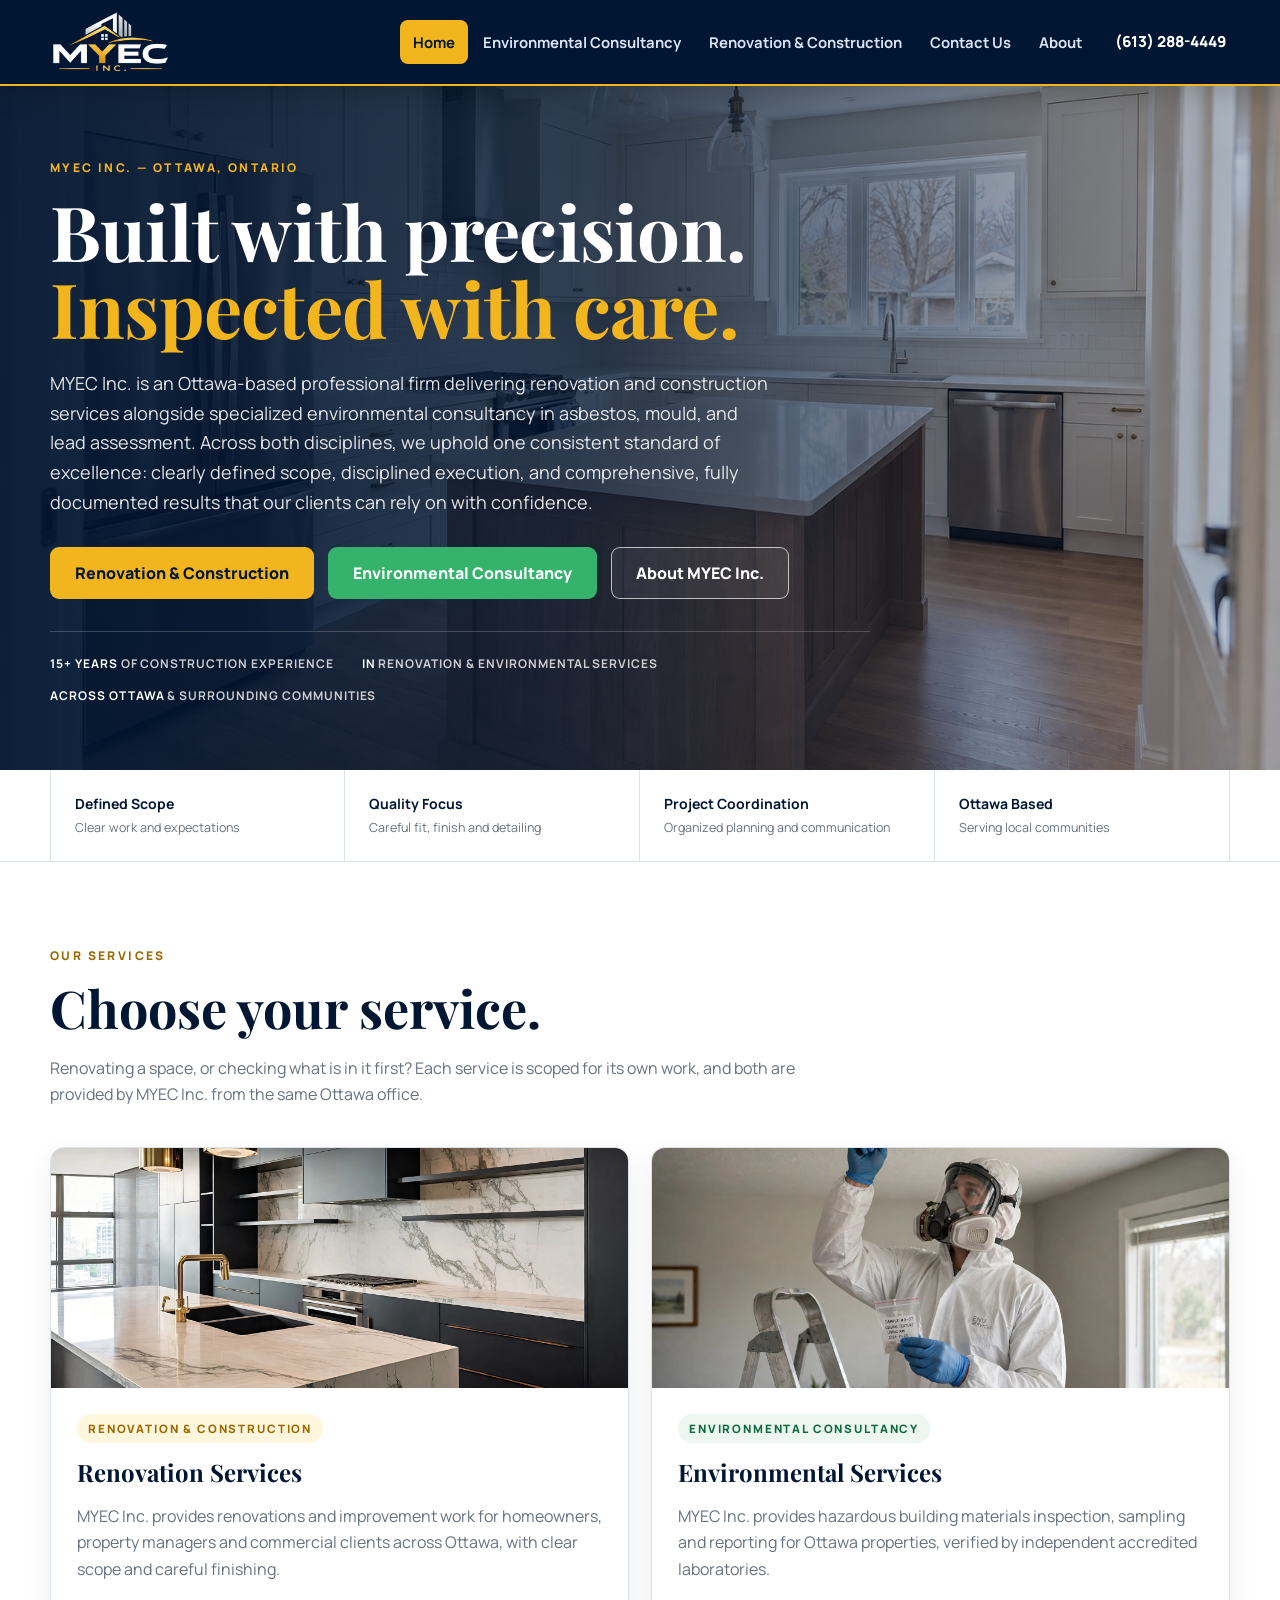
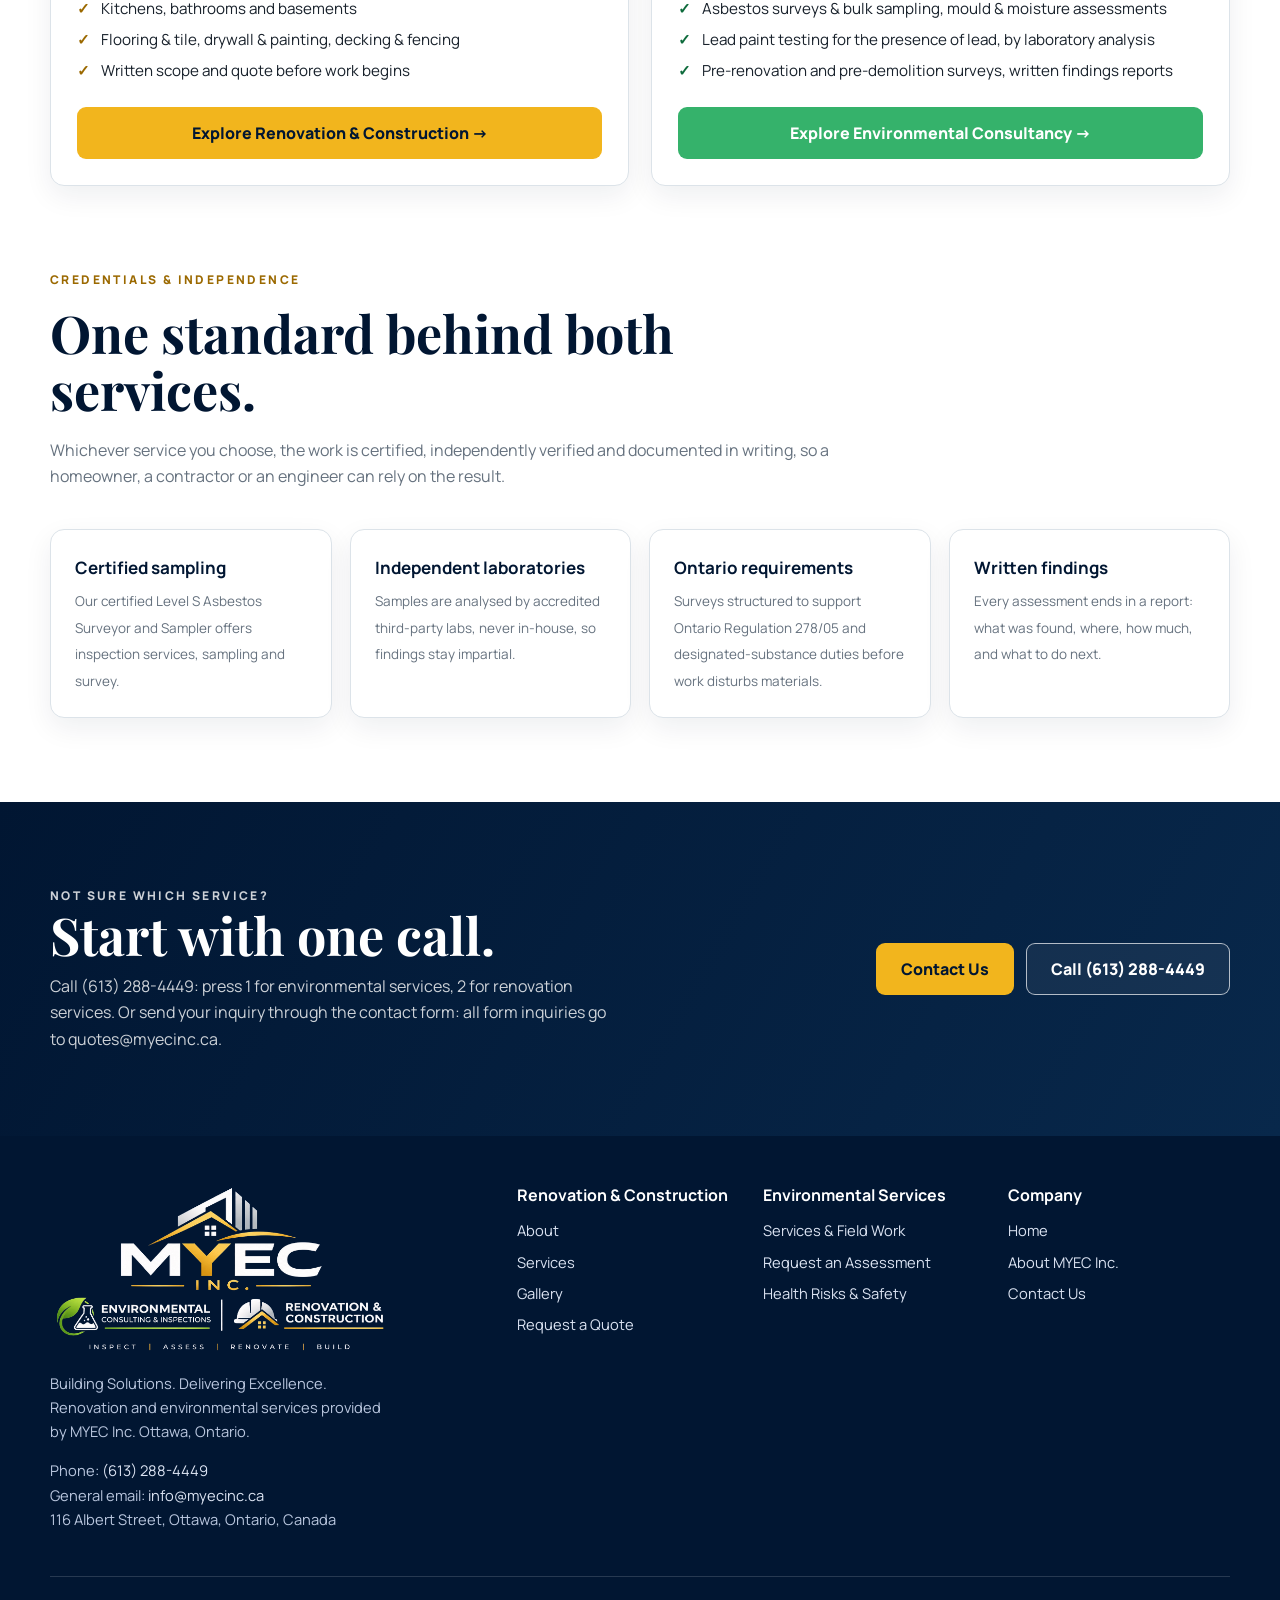
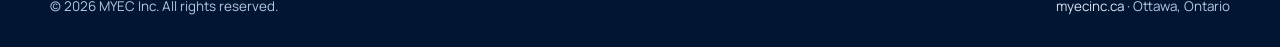
<file: index.html>
<!doctype html>
<html lang="en">
<head>
<meta charset="utf-8">
<meta name="viewport" content="width=device-width, initial-scale=1, viewport-fit=cover">
<meta name="color-scheme" content="light">
<link rel="icon" href="data:,">
<title>MYEC Inc. | Renovation &amp; Environmental Services, Ottawa</title>
<meta name="description" content="MYEC Inc. provides renovation and construction services and environmental consultancy in Ottawa: asbestos, mould and lead assessment, sampling and written findings reports. Call (613) 288-4449.">
<link rel="preconnect" href="https://fonts.googleapis.com">
<link rel="preconnect" href="https://fonts.gstatic.com" crossorigin>
<link href="https://fonts.googleapis.com/css2?family=Manrope:wght@400;500;600;700;800&family=Playfair+Display:wght@700;800&display=swap" rel="stylesheet">
<style>
/* ===== Live-site design system (myecinc.ca style.css v19.2) ===== */
:root{
  --navy:#011632; --navy-2:#08284b; --navy-3:#0d3765;
  --gold:#f2b51d; --gold-light:#ffd15b; --gold-dark:#9b6900;
  --ink:#18212b; --muted:#66727f; --paper:#f5f7f9; --paper-warm:#f7f4ed; --line:#dce3e9;
  --radius:14px; --shadow:0 18px 45px rgba(1,22,50,.10); --shadow-soft:0 10px 28px rgba(1,22,50,.07);
  /* Environmental green system — same roles as navy/gold above */
  --green:#06301f; --green-2:#0b4a30; --green-3:#116644;
  --gaccent:#35b26b; --gaccent-light:#7ed492; --gaccent-dark:#0e6b3c;
  --gpaper:#eef6f1; --gline:#cfe3d6;
}
*{box-sizing:border-box}
html{scroll-behavior:smooth;scroll-padding-top:110px;-webkit-text-size-adjust:100%;text-size-adjust:100%}
body{margin:0;font-family:Manrope,Arial,sans-serif;color:var(--ink);line-height:1.65;background:#fff;font-size:16px}
html,body{overflow-x:clip}
img{max-width:100%;display:block}
a{color:inherit}
button,input,select,textarea{font:inherit}
button{cursor:pointer}
.container{width:min(1180px,calc(100% - 40px));margin-inline:auto}
h1,h2{font-family:"Playfair Display",Georgia,serif}
section[id],#env-top{scroll-margin-top:118px}
/* ===== Gateway header (main page menu, in the order requested) ===== */
/* Fully opaque: a translucent sticky header let page headings ghost
   through it while scrolling (the "About MYEC Inc." title showing
   through the navy band). A solid background makes that impossible. */
header.site{position:sticky;top:0;z-index:60;background:var(--navy);border-bottom:2px solid var(--gold);box-shadow:0 8px 24px rgba(0,0,0,.16);color:#fff;transition:background .25s}
body.env-mode header.site{background:var(--green);border-bottom-color:var(--gaccent)}
.header-in{display:flex;align-items:center;gap:16px;padding:10px 0;flex-wrap:wrap}
.logo{display:flex;align-items:center;gap:12px;text-decoration:none}
.brand-logo{height:64px;width:auto;max-width:210px;object-fit:contain}
footer.site .brand-logo-full{width:340px;height:auto;max-width:100%;margin-bottom:14px}
.logo-panel{background:#fff;display:flex;align-items:center;justify-content:center;height:240px;border-bottom:1px solid var(--line);padding:22px}
.logo-panel img{max-height:196px;width:auto;max-width:82%;object-fit:contain}
nav.main{display:flex;gap:2px;margin-left:auto;flex-wrap:wrap}
nav.main button{background:none;border:0;color:#dbe3f2;font-weight:700;font-size:.93rem;padding:10px 13px;border-radius:8px;min-height:44px}
nav.main button:hover{background:rgba(255,255,255,.09);color:#fff}
nav.main button.active{background:var(--gold);color:var(--navy)}
body.env-mode nav.main button.active{background:var(--gaccent-light);color:var(--green)}
.phone-link{color:#fff;text-decoration:none;font-weight:800;white-space:nowrap;padding:10px 4px;font-size:.95rem}
/* Hamburger toggles — hidden on desktop, shown when the nav collapses */
.nav-toggle{display:none;background:rgba(255,255,255,.06);border:1px solid rgba(255,255,255,.4);border-radius:9px;width:46px;height:46px;padding:0;flex:none;flex-direction:column;align-items:center;justify-content:center;gap:5px;margin-left:auto;-webkit-tap-highlight-color:transparent;touch-action:manipulation}
.nav-toggle span{display:block;width:22px;height:2px;background:#fff;border-radius:2px}
.nav-toggle[aria-expanded="true"]{background:rgba(255,255,255,.16)}
/* ===== Shared live-site components ===== */
.view{display:none}.view.active{display:block}
.btn{display:inline-flex;align-items:center;justify-content:center;gap:8px;min-height:52px;padding:0 24px;border:1px solid transparent;border-radius:9px;text-decoration:none;font-weight:800;cursor:pointer;background:none}
.btn-gold{background:var(--gold);color:var(--navy)}.btn-gold:hover{background:var(--gold-light)}
.btn-navy{background:var(--navy);color:#fff}.btn-navy:hover{background:var(--navy-2)}
.btn-outline{border-color:rgba(255,255,255,.68);color:#fff;background:rgba(255,255,255,.06)}.btn-outline:hover{background:#fff;color:var(--navy)}
.btn-outline-dark{border-color:var(--navy);color:var(--navy);background:transparent}
.btn-green{background:var(--gaccent);color:#fff}.btn-green:hover{background:var(--gaccent-dark)}
.btn-green-solid{background:var(--green);color:#fff}.btn-green-solid:hover{background:var(--green-2)}
.btn-outline-green{border-color:var(--green);color:var(--green);background:transparent}
.section{padding:84px 0}.section-sm{padding:56px 0}
.eyebrow{margin:0 0 14px;text-transform:uppercase;letter-spacing:.2em;font-size:12px;font-weight:800;color:var(--gold)}
.eyebrow.dark{color:var(--gold-dark)}
.eyebrow.gdark{color:var(--gaccent-dark)}
.section h2,.hero h1{font-family:"Playfair Display",Georgia,serif}
.section h2{margin:0 0 18px;color:var(--navy);font-size:clamp(32px,4.4vw,52px);line-height:1.1}
.section-heading{max-width:780px;margin-bottom:40px}
.section-heading.center{text-align:center;margin-inline:auto}
.section-heading p:last-child{color:var(--muted)}
.lead{font-size:20px;font-weight:700;color:var(--navy)}
.muted{color:var(--muted)}
/* Hero — live site pattern */
.hero{min-height:640px;display:flex;align-items:center;position:relative;color:#fff;background:center/cover no-repeat}
.hero-shade{position:absolute;inset:0;background:linear-gradient(90deg,rgba(1,22,50,.94) 0%,rgba(1,22,50,.78) 45%,rgba(1,22,50,.22) 100%)}
.hero-shade.green{background:linear-gradient(90deg,rgba(6,48,31,.95) 0%,rgba(6,48,31,.80) 45%,rgba(6,48,31,.25) 100%)}
.hero-content{position:relative;z-index:2;padding:72px 0 64px;width:min(1180px,calc(100% - 40px));margin-inline:auto}
.hero h1{margin:0 0 22px;max-width:940px;font-size:clamp(44px,6.4vw,76px);line-height:1.02;letter-spacing:-.01em}
.hero h1 span{color:var(--gold)}
.hero h1 span.g{color:var(--gaccent-light)}
.hero-copy{max-width:720px;font-size:18px;color:rgba(255,255,255,.88);margin:0}
.hero-actions{display:flex;gap:14px;flex-wrap:wrap;margin-top:30px}
.hero-proof{display:flex;flex-wrap:wrap;gap:12px 28px;margin-top:32px;padding-top:22px;border-top:1px solid rgba(255,255,255,.2);max-width:820px}
.hero-proof span{font-size:12px;text-transform:uppercase;letter-spacing:.08em;font-weight:700;color:rgba(255,255,255,.78)}
.hero-proof strong{color:#fff}
/* Trust strip */
.trust-strip{background:#fff;border-bottom:1px solid var(--line)}
.trust-grid{display:grid;grid-template-columns:repeat(4,1fr)}
.trust-grid div{padding:22px 24px;border-right:1px solid var(--line)}
.trust-grid div:first-child{border-left:1px solid var(--line)}
.trust-grid strong,.trust-grid span{display:block}
.trust-grid strong{color:var(--navy);font-size:14px}
.trust-grid span{margin-top:3px;color:var(--muted);font-size:12.5px}
/* Split / about */
.split{display:grid;grid-template-columns:.95fr 1.05fr;gap:64px;align-items:start}
.about-photo{position:relative}
.about-photo img{border-radius:var(--radius);width:100%;height:100%;min-height:340px;object-fit:cover;box-shadow:var(--shadow)}
.about-photo-label{position:absolute;left:18px;bottom:18px;background:rgba(1,22,50,.92);color:#fff;border-radius:10px;padding:12px 16px;font-weight:800;font-size:.95rem}
.about-photo-label span{display:block;font-weight:500;font-size:.82rem;color:rgba(255,255,255,.75)}
.about-photo-label.green{background:rgba(6,48,31,.93)}
.about-copy p{color:var(--muted)}
.checks{display:grid;grid-template-columns:1fr 1fr;gap:12px;margin:24px 0}
.checks span{position:relative;padding-left:24px;color:var(--navy);font-weight:700}
.checks span::before{content:"✓";position:absolute;left:0;color:var(--gold-dark);font-weight:900}
.checks.g span::before{color:var(--gaccent-dark)}
.stat-grid{display:grid;grid-template-columns:repeat(4,1fr);gap:18px}
.stat-card{padding:24px;border:1px solid var(--line);border-radius:var(--radius);background:#fff;box-shadow:var(--shadow-soft)}
.stat-card strong{display:block;color:var(--navy);font-size:17px;margin-bottom:5px}
.stat-card span{color:var(--muted);font-size:13.5px}
/* Services */
.services{background:var(--paper)}
.services.g{background:var(--gpaper)}
.service-grid{display:grid;grid-template-columns:repeat(3,1fr);gap:20px}
.service-card{overflow:hidden;border:1px solid var(--line);border-radius:var(--radius);background:#fff;box-shadow:var(--shadow-soft);display:flex;flex-direction:column}
.service-card img{height:190px;width:100%;object-fit:cover}
.service-card-body{padding:22px 24px 24px;display:flex;flex-direction:column;gap:8px;flex:1}
.service-card h3{margin:0;color:var(--navy);font-size:20px;font-family:Manrope,sans-serif}
.service-card p{margin:0;color:var(--muted);font-size:14.5px;flex:1}
.service-card a{color:var(--navy);font-weight:800;text-decoration:none}
.service-card a:hover{text-decoration:underline}
.services-cta{display:flex;justify-content:center;margin-top:32px;gap:12px;flex-wrap:wrap}
/* Gallery */
.projects{background:var(--navy);color:#fff}
.projects.g{background:var(--green)}
.projects h2{color:#fff}
.projects .section-heading p:last-child{color:rgba(255,255,255,.68)}
.projects-topline{display:flex;align-items:center;justify-content:space-between;gap:20px;margin:0 0 24px;color:rgba(255,255,255,.62);font-size:12px;text-transform:uppercase;letter-spacing:.12em;font-weight:700}
.projects-link{color:var(--gold);font-weight:800;text-decoration:none}
.projects-link.g{color:var(--gaccent-light)}
.project-grid{display:grid;grid-template-columns:repeat(3,1fr);gap:20px}
.project-card{background:#fff;color:var(--ink);border-radius:var(--radius);overflow:hidden}
.project-card img{height:200px;width:100%;object-fit:cover}
.project-info{padding:18px 20px 20px}
.project-info span{font-size:11.5px;font-weight:800;letter-spacing:.12em;text-transform:uppercase;color:var(--gold-dark)}
.project-info span.g{color:var(--gaccent-dark)}
.project-info h3{margin:4px 0 6px;font-size:19px;color:var(--navy);font-family:Manrope,sans-serif}
.project-info p{margin:0;color:var(--muted);font-size:14px}
/* Standard + process */
.why-grid{display:grid;grid-template-columns:repeat(4,1fr);gap:18px}
.why-card{padding:26px;border:1px solid var(--line);border-radius:var(--radius);background:#fff;box-shadow:var(--shadow-soft)}
.why-card>span{font-family:"Playfair Display",serif;font-size:30px;font-weight:800;color:var(--gold-dark)}
.why-card.g>span{color:var(--gaccent-dark)}
.why-card h3{margin:8px 0 6px;color:var(--navy);font-size:18px}
.why-card p{margin:0;color:var(--muted);font-size:14px}
/* Health hazard cards (Environmental) */
.hazard-grid{display:grid;grid-template-columns:repeat(auto-fit,minmax(min(270px,100%),1fr));gap:18px}
.hazard-card{padding:24px;border:1px solid var(--gline);border-radius:var(--radius);background:#fff;box-shadow:var(--shadow-soft)}
.hazard-card .route{display:inline-block;font-size:11.5px;font-weight:800;letter-spacing:.1em;text-transform:uppercase;color:var(--gaccent-dark);background:var(--gpaper);border:1px solid var(--gline);border-radius:20px;padding:4px 11px}
.hazard-card h3{margin:12px 0 6px;color:var(--green);font-size:19px}
.hazard-card p{margin:0;color:var(--muted);font-size:14.5px}
.hazard-card b{color:var(--ink)}
.process{background:var(--paper-warm)}
.process.g{background:var(--gpaper)}
.process-grid{display:grid;grid-template-columns:repeat(5,1fr);gap:16px}
.process-step{padding:22px;border-radius:var(--radius);background:#fff;border:1px solid var(--line)}
.process-step span{font-weight:800;color:var(--gold-dark);font-size:13px;letter-spacing:.1em}
.process-step.g span{color:var(--gaccent-dark)}
.process-step h3{margin:6px 0 6px;color:var(--navy);font-size:16.5px}
.process-step p{margin:0;color:var(--muted);font-size:13.5px}
.steps-grid{display:grid;grid-template-columns:repeat(3,1fr);gap:16px;margin-bottom:26px}
@media (max-width:1000px){.steps-grid{grid-template-columns:1fr}}
/* CTA band */
.cta-band{background:linear-gradient(120deg,var(--navy),var(--navy-2));color:#fff}
.cta-band.g{background:linear-gradient(120deg,var(--green),var(--green-2))}
.cta-band-inner{display:flex;gap:28px;align-items:center;justify-content:space-between;flex-wrap:wrap}
.cta-band h2{color:#fff;margin:0 0 10px}
.cta-band p{color:rgba(255,255,255,.8);margin:0;max-width:56ch}
.cta-actions{display:flex;gap:12px;flex-wrap:wrap}
/* Service area + FAQ */
.service-area-grid{display:grid;grid-template-columns:1fr 1fr;gap:40px;align-items:start}
.area-list{display:flex;flex-wrap:wrap;gap:10px}
.area-list span{border:1px solid var(--line);border-radius:22px;padding:9px 18px;font-weight:700;background:#fff}
.faq-layout{display:grid;grid-template-columns:.8fr 1.2fr;gap:44px;align-items:start}
.faq-list{display:grid;gap:12px}
.faq-list details{border:1px solid var(--line);border-radius:var(--radius);background:#fff;padding:6px 20px}
.faq-list summary{font-weight:800;color:var(--navy);cursor:pointer;padding:12px 0;min-height:44px}
.faq-list details p{color:var(--muted);margin:0 0 14px;font-size:15px}
/* Service strip — a slim sub-nav under the ONE site header above.
   No second logo, no second menu button: the site header already carries
   the MYEC logo and the main menu, so this strip only names the
   service and holds its page links. Not sticky, so headers never stack. */
.divbar{position:relative;z-index:5;color:#fff;box-shadow:none}
.divbar.reno{background:var(--navy-2);border-bottom:2px solid var(--gold)}
.divbar.env{background:var(--green-2);border-bottom:2px solid var(--gaccent)}
.divbar-in{display:flex;align-items:center;gap:6px 14px;flex-wrap:wrap;padding:7px 0}
.divbar .brandline{font-weight:800;letter-spacing:.14em;font-size:.76rem;text-transform:uppercase;margin-right:auto;white-space:nowrap}
.divbar nav{display:flex;gap:2px;flex-wrap:wrap;align-items:center}
.divbar nav a{color:#dbe3f2;text-decoration:none;font-weight:700;font-size:.9rem;padding:7px 11px;border-radius:8px;min-height:36px;display:inline-flex;align-items:center}
.divbar nav a:hover{background:rgba(255,255,255,.1);color:#fff}
.divbar nav a.cta{background:var(--gold);color:var(--navy);font-weight:800}
.divbar.env nav a.cta{background:var(--gaccent);color:#fff}
.live-note{display:flex;flex-direction:column;gap:6px;align-items:flex-start;background:#fff7dd;border:1px solid #ecd27a;color:#5c4a12;border-radius:var(--radius);padding:16px 18px;font-size:.93rem}
.live-note.g{background:var(--gpaper);border-color:var(--gline);color:#173d28}
.live-note b{white-space:normal}
.live-note span{min-width:0;width:100%}
/* Gateway service cards */
.div-grid{display:grid;grid-template-columns:1fr 1fr;gap:22px}
.div-card{background:#fff;border:1px solid var(--line);border-radius:var(--radius);overflow:hidden;display:flex;flex-direction:column;box-shadow:var(--shadow-soft)}
/* Direct children only: the About page's Environmental card holds its
   logo inside .logo-panel, and this rule used to reach through and
   cover-crop that logo too, cutting off "INC." and the tagline. */
.div-card>img{height:240px;width:100%;object-fit:cover}
.div-body{padding:26px;display:flex;flex-direction:column;gap:10px;flex:1}
.div-tag{align-self:flex-start;font-size:.72rem;font-weight:800;letter-spacing:.16em;text-transform:uppercase;padding:5px 11px;border-radius:20px}
.tag-gold{background:#fff7dd;color:var(--gold-dark)}
.tag-green{background:var(--gpaper);color:var(--gaccent-dark)}
.div-body h3{font-size:1.5rem;margin:0;color:var(--navy);font-family:"Playfair Display",serif}
.div-body p{color:var(--muted);margin:0}
.div-list{list-style:none;padding:0;margin:4px 0 14px;display:grid;gap:6px;font-size:.95rem}
.div-list li{position:relative;padding-left:24px}
.div-list li::before{content:"✓";position:absolute;left:0;font-weight:900;color:var(--gold-dark)}
.div-list.g li::before{color:var(--gaccent-dark)}
.div-body .btn{margin-top:auto}
/* About page — corporate identity, mission, vision, divisions */
.about-tagline{font-family:"Playfair Display",Georgia,serif;font-size:clamp(20px,2.6vw,26px);line-height:1.3;color:var(--gold-dark);margin:10px 0 0;font-weight:700}
.about-intro-copy p{color:var(--muted);margin:0 0 16px}
.about-intro-copy p:first-child{color:var(--ink);font-size:17.5px}
.mv{margin-top:64px}
.mv-mission{text-align:center;max-width:840px;margin-inline:auto;padding:56px 28px;border-top:1px solid var(--line);border-bottom:1px solid var(--line)}
.mv-mission h2,.mv-vision h2{margin:0 0 16px;color:var(--navy);font-size:clamp(30px,4vw,44px);line-height:1.1}
.mv-statement{font-family:"Playfair Display",Georgia,serif;font-size:clamp(22px,3vw,30px);line-height:1.35;color:var(--navy);margin:0 auto 20px;max-width:720px}
.mv-mission p:not(.eyebrow):not(.mv-statement){color:var(--muted);margin:0 auto 14px;max-width:700px}
.mv-vision{margin-top:28px;background:var(--navy);color:#dbe3f2;border-radius:var(--radius);padding:56px 48px;box-shadow:var(--shadow)}
.mv-vision h2{color:#fff}
.mv-vision .mv-statement{color:#fff;margin-left:0}
.mv-vision .mv-statement strong{color:var(--gold-light);font-weight:700}
.mv-vision p:not(.eyebrow):not(.mv-statement){color:rgba(255,255,255,.78);margin:0 0 14px;max-width:700px}
.divisions-head{margin-top:64px}
.background-block{margin-top:64px;background:var(--paper);border:1px solid var(--line);border-radius:var(--radius);padding:40px 44px}
.background-block .checks{margin-bottom:16px}
@media (max-width:640px){.mv-vision{padding:36px 24px}.mv-mission{padding:40px 6px}.background-block{padding:28px 22px}}
/* Forms */
.form-grid2{display:grid;grid-template-columns:1.1fr .9fr;gap:26px;align-items:start}
form.inquiry{background:#fff;border:1px solid var(--line);border-radius:var(--radius);padding:26px;display:grid;gap:14px;box-shadow:var(--shadow-soft)}
form.inquiry h3{margin:0;color:var(--navy);font-size:1.25rem}
form.inquiry label{font-weight:700;font-size:.9rem;display:grid;gap:6px;color:var(--navy)}
form.inquiry input,form.inquiry select,form.inquiry textarea{width:100%;border:1px solid var(--line);border-radius:8px;padding:11px 12px;font-size:1rem;background:#fff;color:var(--ink);font-weight:400;min-height:48px}
form.inquiry textarea{min-height:110px;resize:vertical}
.form-row{display:grid;grid-template-columns:1fr 1fr;gap:14px}
.form-note{font-size:.85rem;color:var(--muted);margin:0}
.form-status{font-size:.92rem;font-weight:700;display:none;color:var(--navy)}
/* Live Zoho form embeds (forms enabled) */
.inquiry-card{background:#fff;border:1px solid var(--line);border-radius:var(--radius);padding:26px;display:grid;gap:14px;box-shadow:var(--shadow-soft)}
.inquiry-card h3{margin:0;color:var(--navy);font-size:1.25rem}
.inquiry-card iframe{width:100%;height:1150px;border:0;display:block;background:#fff}
@media (max-width:640px){.inquiry-card{padding:16px}.inquiry-card iframe{height:1420px}}
.contact-rows{display:grid;gap:12px}
.contact-row{background:#fff;border:1px solid var(--line);border-radius:var(--radius);padding:18px 20px}
.contact-row h3{font-size:1rem;margin:0 0 4px;color:var(--navy)}
.contact-row p{margin:0;color:var(--muted);font-size:.93rem}
.contact-row a{font-weight:800;text-decoration:none}
.mono{font-family:ui-monospace,Menlo,monospace;font-size:.9em;background:var(--paper);padding:2px 7px;border-radius:6px;border:1px solid var(--line)}
.notice{border-radius:var(--radius);padding:20px 22px;font-size:.95rem}
.notice h3{margin:0 0 6px;font-size:1.02rem}
.notice p{margin:0}
.notice-navy{background:var(--navy);color:#dbe3f2}.notice-navy h3{color:#fff}
.notice-green{background:var(--green);color:#d9efe1}.notice-green h3{color:#fff}
.notice-amber{background:#fdf6e3;border:1px solid #e6d194;color:#5c4a12}
.checklist{list-style:none;padding:0;margin:0;display:grid;gap:12px}
.checklist li{background:#fff;border:1px solid var(--line);border-radius:var(--radius);padding:16px 18px 16px 48px;position:relative;font-size:.95rem}
.checklist li::before{content:"";position:absolute;left:16px;top:18px;width:18px;height:18px;border:2px solid var(--muted);border-radius:4px}
.checklist li b{display:block;color:var(--navy)}
.checklist li span{color:var(--muted)}
footer.site{background:var(--navy);color:#b9c6de;padding:46px 0 30px;transition:background .25s}
body.env-mode footer.site{background:var(--green)}
footer.site h3{color:#fff;font-size:1rem;margin:0 0 10px}
.foot-grid{display:grid;grid-template-columns:2fr 1fr 1fr 1fr;gap:24px}
footer.site a{color:#dbe3f2;text-decoration:none}
footer.site a:hover{text-decoration:underline}
footer.site ul{list-style:none;padding:0;margin:0;display:grid;gap:7px;font-size:.92rem}
footer.site button.flink{background:none;border:0;color:#dbe3f2;cursor:pointer;padding:0;font-size:.92rem;text-align:left;min-height:0}
footer.site button.flink:hover{text-decoration:underline}
.foot-bottom{border-top:1px solid rgba(255,255,255,.15);margin-top:30px;padding-top:18px;font-size:.84rem;display:flex;gap:14px;flex-wrap:wrap;justify-content:space-between}
@media (max-width:1000px){
  .service-grid,.project-grid{grid-template-columns:1fr 1fr}
  .why-grid,.stat-grid{grid-template-columns:1fr 1fr}
  .process-grid{grid-template-columns:1fr 1fr 1fr}
  .trust-grid{grid-template-columns:1fr 1fr}
  .trust-grid div{border-bottom:1px solid var(--line)}
  .split,.faq-layout,.service-area-grid,.form-grid2{grid-template-columns:1fr}
  .linkdir{grid-template-columns:1fr 1fr}
}
/* Nav collapse: below 1180px the header no longer fits on one row — the
   logo, the five-item menu with its long labels, and the phone link need
   about 1140px, so at landscape-phone and tablet widths the menu used to
   wrap into rows and the phone number dropped onto its own line under
   the logo. Collapse to the menu button instead: phones in portrait AND
   landscape, iPhone Safari and Android Chrome alike, get one clean
   header row. Wide desktop (above 1180px) keeps the full menu row. */
@media (max-width:1180px){
  .nav-toggle{display:inline-flex}
  nav.main{display:none;width:100%;flex-direction:column;align-items:stretch;gap:4px;margin-left:0;padding:4px 0 10px}
  nav.main.open{display:flex}
  nav.main button{width:100%;text-align:left;font-size:1rem;padding:12px 14px;min-height:48px}
  .phone-link{display:none}
  /* Service strip on phones: label on its own line, then the page
     links as compact wrapping pills — always visible, no second menu
     button and no full-width column of links. */
  .divbar .brandline{margin-right:0;width:100%}
  .divbar nav{display:flex;width:100%;flex-direction:row;flex-wrap:wrap;gap:6px;padding:2px 0 5px}
  .divbar nav a{width:auto;min-height:36px;padding:7px 12px;font-size:.86rem;border:1px solid rgba(255,255,255,.28);border-radius:999px;background:rgba(255,255,255,.06)}
  .divbar nav a.cta{border-color:transparent}
}
@media (max-width:640px){
  .service-grid,.project-grid,.div-grid,.linkdir,.process-grid{grid-template-columns:1fr}
  .why-grid,.stat-grid{grid-template-columns:1fr}
  .foot-grid{grid-template-columns:1fr 1fr}
  .form-row,.checks{grid-template-columns:1fr}
  .section{padding:56px 0}
  .hero{min-height:0}
  .hero h1{font-size:40px}
  nav.main{margin-left:0}
  .phone-link{display:none}
  .divbar{position:relative}
  /* Notes stack label-over-text at every width (see .live-note base rule);
     on small phones they just get tighter padding */
  .live-note{padding:14px 16px}
  /* One compact header: logo and the single menu button stay on one row */
  header.site{position:relative}
  .header-in{gap:10px;padding:8px 0;flex-wrap:wrap}
  .header-in .logo{flex:0 1 auto;min-width:0}
  .brand-logo{height:48px;max-width:150px}
  footer.site .brand-logo-full{width:min(250px,100%);height:auto}
  nav.main{width:100%;gap:4px}
  nav.main button{font-size:1rem;padding:12px 14px;min-height:48px}
  .divbar .brandline{font-size:.74rem}
  .container{width:calc(100% - 32px)}
  .hero-content{width:calc(100% - 32px);padding:48px 0 44px}
  .hero-copy{font-size:16.5px}
  .btn{max-width:100%;white-space:normal;text-align:center}
  .hero-actions .btn{flex:1 1 100%}
  .projects-topline{flex-wrap:wrap}
  .mono{overflow-wrap:anywhere}
}
@media (prefers-reduced-motion: reduce){html{scroll-behavior:auto}}
</style>
</head>
<body>

<header class="site">
  <div class="container header-in">
    <a class="logo" href="#" data-nav="home" aria-label="MYEC Inc. home">
      <img class="brand-logo" src="assets/img-001.png" alt="MYEC Inc." width="820" height="432">
    </a>
    <button class="nav-toggle" type="button" data-menu-toggle aria-expanded="false" aria-controls="main-nav" aria-label="Open menu"><span></span><span></span><span></span></button>
    <nav class="main" id="main-nav" aria-label="Main">
      <button data-nav="home" class="active">Home</button>
      <button data-nav="environmental">Environmental Consultancy</button>
      <button data-nav="renovations">Renovation &amp; Construction</button>
      <button data-nav="contact">Contact Us</button>
      <button data-nav="about">About</button>
    </nav>
    <a class="phone-link" href="tel:+16132884449">(613) 288-4449</a>
  </div>
</header>

<!-- ============ HOME (gateway) ============ -->
<main id="view-home" class="view active">
  <div class="hero" style="background-image:url('assets/img-002.jpg')">
    <div class="hero-shade"></div>
    <div class="hero-content">
      <p class="eyebrow">MYEC Inc. — Ottawa, Ontario</p>
      <h1>Built with precision.<br><span>Inspected with care.</span></h1>
      <p class="hero-copy">MYEC Inc. is an Ottawa-based professional firm delivering renovation and construction services alongside specialized environmental consultancy in asbestos, mould, and lead assessment. Across both disciplines, we uphold one consistent standard of excellence: clearly defined scope, disciplined execution, and comprehensive, fully documented results that our clients can rely on with confidence.</p>
      <div class="hero-actions">
        <button class="btn btn-gold" data-nav="renovations">Renovation &amp; Construction</button>
        <button class="btn btn-green" data-nav="environmental">Environmental Consultancy</button>
        <button class="btn btn-outline" data-nav="about">About MYEC Inc.</button>
      </div>
      <div class="hero-proof">
        <span><strong>15+ years</strong> of construction experience</span>
        <span><strong>In</strong> renovation &amp; environmental services</span>
        <span><strong>Across Ottawa</strong> &amp; surrounding communities</span>
      </div>
    </div>
  </div>

  <div class="trust-strip"><div class="container trust-grid">
    <div><strong>Defined Scope</strong><span>Clear work and expectations</span></div>
    <div><strong>Quality Focus</strong><span>Careful fit, finish and detailing</span></div>
    <div><strong>Project Coordination</strong><span>Organized planning and communication</span></div>
    <div><strong>Ottawa Based</strong><span>Serving local communities</span></div>
  </div></div>

  <section class="section">
    <div class="container">
      <div class="section-heading">
        <p class="eyebrow dark">Our Services</p>
        <h2>Choose your service.</h2>
        <p>Renovating a space, or checking what is in it first? Each service is scoped for its own work, and both are provided by MYEC Inc. from the same Ottawa office.</p>
      </div>
      <div class="div-grid">
        <article class="div-card">
          <img src="assets/img-041.jpg" alt="Renovated empty kitchen with dark cabinetry, marble surfaces and brass fixtures by MYEC Inc.">
          <div class="div-body">
            <span class="div-tag tag-gold">Renovation &amp; Construction</span>
            <h3>Renovation Services</h3>
            <p>MYEC Inc. provides renovations and improvement work for homeowners, property managers and commercial clients across Ottawa, with clear scope and careful finishing.</p>
            <ul class="div-list">
              <li>Kitchens, bathrooms and basements</li>
              <li>Flooring &amp; tile, drywall &amp; painting, decking &amp; fencing</li>
              <li>Written scope and quote before work begins</li>
            </ul>
            <button class="btn btn-gold" data-nav="renovations">Explore Renovation &amp; Construction →</button>
          </div>
        </article>
        <article class="div-card">
          <img src="assets/img-044.jpg" alt="Surveyor in a hooded white Tyvek coverall suit, full-face respirator and blue gloves taking a small bulk sample of textured ceiling coating into a labelled sample bag in a tidy living room">
          <div class="div-body">
            <span class="div-tag tag-green">Environmental Consultancy</span>
            <h3>Environmental Services</h3>
            <p>MYEC Inc. provides hazardous building materials inspection, sampling and reporting for Ottawa properties, verified by independent accredited laboratories.</p>
            <ul class="div-list g">
              <li>Asbestos surveys &amp; bulk sampling, mould &amp; moisture assessments</li>
              <li>Lead paint testing for the presence of lead, by laboratory analysis</li>
              <li>Pre-renovation and pre-demolition surveys, written findings reports</li>
            </ul>
            <button class="btn btn-green" data-nav="environmental">Explore Environmental Consultancy →</button>
          </div>
        </article>
      </div>
    </div>
  </section>

  <section class="section" style="padding-top:0">
    <div class="container">
      <div class="section-heading">
        <p class="eyebrow dark">Credentials &amp; Independence</p>
        <h2>One standard behind both services.</h2>
        <p>Whichever service you choose, the work is certified, independently verified and documented in writing, so a homeowner, a contractor or an engineer can rely on the result.</p>
      </div>
      <div class="stat-grid">
        <div class="stat-card"><strong>Certified sampling</strong><span>Our certified Level S Asbestos Surveyor and Sampler offers inspection services, sampling and survey.</span></div>
        <div class="stat-card"><strong>Independent laboratories</strong><span>Samples are analysed by accredited third-party labs, never in-house, so findings stay impartial.</span></div>
        <div class="stat-card"><strong>Ontario requirements</strong><span>Surveys structured to support Ontario Regulation 278/05 and designated-substance duties before work disturbs materials.</span></div>
        <div class="stat-card"><strong>Written findings</strong><span>Every assessment ends in a report: what was found, where, how much, and what to do next.</span></div>
      </div>
    </div>
  </section>

  <section class="section cta-band">
    <div class="container cta-band-inner">
      <div>
        <p class="eyebrow">Not sure which service?</p>
        <h2>Start with one call.</h2>
        <p>Call (613) 288-4449: press 1 for environmental services, 2 for renovation services. Or send your inquiry through the contact form: all form inquiries go to quotes@myecinc.ca.</p>
      </div>
      <div class="cta-actions">
        <button class="btn btn-gold" data-nav="contact">Contact Us</button>
        <a class="btn btn-outline" href="tel:+16132884449">Call (613) 288-4449</a>
      </div>
    </div>
  </section>
</main>

<!-- ============ RENOVATION & CONSTRUCTION — the live site, unchanged ============ -->
<main id="view-renovations" class="view">
  <div class="divbar reno"><div class="container divbar-in">
    <span class="brandline">Renovation &amp; Construction</span>
    <nav id="reno-nav" aria-label="Renovation site — same links as the live site">
      <a href="https://myecinc.ca/index.html" target="_blank" rel="noopener">Home</a>
      <a href="https://myecinc.ca/about.html" target="_blank" rel="noopener">About</a>
      <a href="https://myecinc.ca/services.html" target="_blank" rel="noopener">Services</a>
      <a href="https://myecinc.ca/projects.html" target="_blank" rel="noopener">Gallery</a>
      <a href="https://myecinc.ca/contact.html" target="_blank" rel="noopener">Contact</a>
      <a class="cta" href="tel:+16132884449">Call (613) 288-4449</a>
    </nav>
  </div></div>

  <!-- Live homepage hero, verbatim -->
  <div class="hero" style="background-image:url('assets/img-005.jpg')">
    <div class="hero-shade"></div>
    <div class="hero-content">
      <p class="eyebrow">Ottawa Renovation &amp; Contracting</p>
      <h1>Built with precision.<br><span>Finished with care.</span></h1>
      <p class="hero-copy">MYEC Inc. delivers organized renovation and improvement work for homeowners, property managers and commercial clients across Ottawa. Clear scope, disciplined coordination and careful finishing guide every project.</p>
      <div class="hero-actions">
        <a class="btn btn-gold" href="https://myecinc.ca/contact.html" target="_blank" rel="noopener">Request a Free Quote</a>
        <a class="btn btn-outline" href="https://myecinc.ca/projects.html" target="_blank" rel="noopener">View Renovation Gallery</a>
      </div>
      <div class="hero-proof">
        <span><strong>Ottawa based</strong> local service</span>
        <span><strong>Construction-informed</strong> project discipline</span>
        <span><strong>Written scope</strong> before work begins</span>
      </div>
    </div>
  </div>

  <div class="trust-strip"><div class="container trust-grid">
    <div><strong>Defined Scope</strong><span>Clear work and expectations</span></div>
    <div><strong>Quality Focus</strong><span>Careful fit, finish and detailing</span></div>
    <div><strong>Project Coordination</strong><span>Organized planning and communication</span></div>
    <div><strong>Ottawa Based</strong><span>Serving local communities</span></div>
  </div></div>

  <!-- Live About preview, verbatim -->
  <section class="section" id="reno-about">
    <div class="container split">
      <div class="about-photo">
        <img src="assets/img-006.jpg" alt="Freshly finished hallway with clean door trim and flooring transitions">
        <div class="about-photo-label">Care in every detail.<span>From preparation to the final finish.</span></div>
      </div>
      <div class="about-copy">
        <p class="eyebrow dark">About MYEC Inc.</p>
        <h2 style="font-family:'Playfair Display',serif;color:var(--navy);font-size:clamp(30px,4vw,46px);line-height:1.12;margin:0 0 14px">Construction expertise.<br>Organized delivery.</h2>
        <p class="lead">Thoughtful planning. Clear communication. Careful finishing.</p>
        <p>We bring construction and project management experience to renovations across Ottawa, coordinating the details from the first conversation to the final walkthrough.</p>
        <div class="checks"><span>Residential renovations</span><span>Commercial improvements</span><span>Interior finishing</span><span>General contracting</span></div>
        <a class="btn btn-navy" href="https://myecinc.ca/about.html" target="_blank" rel="noopener">Learn more about MYEC →</a>
      </div>
    </div>
    <div class="container" style="margin-top:44px">
      <div class="stat-grid">
        <div class="stat-card"><strong>Clear scopes</strong><span>Defined work, assumptions and next steps.</span></div>
        <div class="stat-card"><strong>Direct communication</strong><span>Responsive updates throughout the project.</span></div>
        <div class="stat-card"><strong>Careful execution</strong><span>Attention to transitions, alignment and finish.</span></div>
        <div class="stat-card"><strong>Local service</strong><span>Ottawa and surrounding communities.</span></div>
      </div>
    </div>
  </section>

  <!-- Live Services, verbatim, with the live service-page links -->
  <section class="section services" id="reno-services" style="padding-top:64px">
    <div class="container">
      <div class="section-heading center">
        <p class="eyebrow dark">Renovation Services</p>
        <h2>One team for the work that brings a space together.</h2>
        <p>Focused renovations, complete room transformations and coordinated improvement work for homes and properties across Ottawa.</p>
      </div>
      <div class="service-grid">
        <article class="service-card"><img src="assets/img-007.jpg" alt="Bathroom renovation"><div class="service-card-body"><h3>Bathroom Renovations</h3><p>Waterproofing, tile, vanities, fixtures, drywall, flooring, trim and coordinated finishing.</p><a href="https://myecinc.ca/bathroom-renovations.html" target="_blank" rel="noopener">Explore service →</a></div></article>
        <article class="service-card"><img src="assets/img-008.jpg" alt="Basement renovation"><div class="service-card-body"><h3>Basement Renovations</h3><p>Framing, insulation, drywall, ceilings, flooring, trim, painting and complete lower-level finishing.</p><a href="https://myecinc.ca/basement-renovations.html" target="_blank" rel="noopener">Explore service →</a></div></article>
        <article class="service-card"><img src="assets/img-009.jpg" alt="Kitchen renovation"><div class="service-card-body"><h3>Kitchen Renovations</h3><p>Cabinetry coordination, surfaces, backsplash, flooring, lighting coordination and finishing.</p><a href="https://myecinc.ca/kitchen-renovations.html" target="_blank" rel="noopener">Explore service →</a></div></article>
        <article class="service-card"><img src="assets/img-010.jpg" alt="Flooring and tile work"><div class="service-card-body"><h3>Flooring &amp; Tile</h3><p>Vinyl plank, laminate, engineered hardwood, tile, transitions, baseboards and detailed installation.</p><a href="https://myecinc.ca/flooring.html" target="_blank" rel="noopener">Explore service →</a></div></article>
        <article class="service-card"><img src="assets/img-011.jpg" alt="Drywall and painting work"><div class="service-card-body"><h3>Drywall &amp; Painting</h3><p>Drywall installation and repair, taping, mudding, sanding, preparation, priming and painting.</p><a href="https://myecinc.ca/drywall-painting.html" target="_blank" rel="noopener">Explore service →</a></div></article>
        <article class="service-card"><img src="assets/img-012.jpg" alt="Decking and fencing work"><div class="service-card-body"><h3>Decking &amp; Fencing</h3><p>Exterior deck, stair, railing and fencing work for durable, functional outdoor spaces.</p><a href="https://myecinc.ca/decking-fencing.html" target="_blank" rel="noopener">Explore service →</a></div></article>
        <article class="service-card"><img src="assets/img-013.jpg" alt="General renovation work"><div class="service-card-body"><h3>General Renovations</h3><p>Interior upgrades, trim carpentry, doors, feature walls, repairs and coordinated improvement work.</p><a href="https://myecinc.ca/general-renovations.html" target="_blank" rel="noopener">Explore service →</a></div></article>
      </div>
      <div class="services-cta"><a class="btn btn-navy" href="https://myecinc.ca/services.html" target="_blank" rel="noopener">View All Services</a></div>
    </div>
  </section>

  <!-- Live Gallery, verbatim -->
  <section class="section projects" id="reno-gallery" style="padding-top:64px">
    <div class="container">
      <div class="section-heading">
        <p class="eyebrow">Renovation Gallery</p>
        <h2>Details matter from rough work to final finish.</h2>
        <p>Explore kitchens, interiors and construction details, with a closer look at materials, finishes and the work involved in a renovation.</p>
      </div>
      <div class="projects-topline"><span>Renovation gallery</span><a class="projects-link" href="https://myecinc.ca/projects.html" target="_blank" rel="noopener">View full gallery →</a></div>
      <div class="project-grid">
        <article class="project-card"><img src="assets/img-014.jpg" alt="Kitchen Remodeling"><div class="project-info"><span>Kitchen</span><h3>Kitchen Remodeling</h3><p>Cabinetry, countertops, backsplash and coordinated finishes.</p></div></article>
        <article class="project-card"><img src="assets/img-015.jpg" alt="Living Room Renovation"><div class="project-info"><span>Interior</span><h3>Living Room Renovation</h3><p>Flooring, wall finishes, trim and lighting for everyday living.</p></div></article>
        <article class="project-card"><img src="assets/img-016.jpg" alt="Wall Preparation"><div class="project-info"><span>Finishing</span><h3>Wall Preparation</h3><p>Drywall taping, joint finishing and surface preparation.</p></div></article>
        <article class="project-card"><img src="assets/img-017.jpg" alt="Interior Painting"><div class="project-info"><span>Painting</span><h3>Interior Painting</h3><p>Wall and trim painting with careful preparation and clean edges.</p></div></article>
        <article class="project-card"><img src="assets/img-018.jpg" alt="Framing"><div class="project-info"><span>Carpentry</span><h3>Framing</h3><p>Interior partitions, door openings and basement layouts.</p></div></article>
        <article class="project-card"><img src="assets/img-019.jpg" alt="Flooring Installation"><div class="project-info"><span>Flooring</span><h3>Flooring Installation</h3><p>Tile flooring, precise transitions and matching baseboards.</p></div></article>
        <article class="project-card"><img src="assets/img-020.jpg" alt="Basement Renovation"><div class="project-info"><span>Basement</span><h3>Basement Renovation</h3><p>Framing, drywall, flooring and finishing for functional lower-level spaces.</p></div></article>
        <article class="project-card"><img src="assets/img-021.jpg" alt="Bathroom Renovation"><div class="project-info"><span>Bathroom</span><h3>Bathroom Renovation</h3><p>Tile, vanities, fixtures and coordinated bathroom finishes.</p></div></article>
        <article class="project-card"><img src="assets/img-022.jpg" alt="Fencing"><div class="project-info"><span>Exterior</span><h3>Fencing</h3><p>Wood privacy fencing, gates and exterior carpentry.</p></div></article>
        <article class="project-card"><img src="assets/img-023.jpg" alt="Decking"><div class="project-info"><span>Exterior</span><h3>Decking</h3><p>Outdoor deck with full-width entry steps.</p></div></article>
      </div>
    </div>
  </section>

  <!-- Live MYEC Standard + Process, verbatim -->
  <section class="section" style="padding-bottom:20px">
    <div class="container">
      <div class="section-heading center">
        <p class="eyebrow dark">The MYEC Standard</p>
        <h2>A renovation process designed to stay clear and controlled.</h2>
        <p>Professionalism is not only the final appearance. It is how the work is scoped, communicated, coordinated and completed.</p>
      </div>
      <div class="why-grid">
        <div class="why-card"><span>01</span><h3>Clear Scope</h3><p>Defined work, documented assumptions and realistic expectations before construction begins.</p></div>
        <div class="why-card"><span>02</span><h3>Organized Planning</h3><p>Sequence, materials and project requirements reviewed before work moves forward.</p></div>
        <div class="why-card"><span>03</span><h3>Responsive Communication</h3><p>Direct updates and timely communication throughout the project.</p></div>
        <div class="why-card"><span>04</span><h3>Finish Discipline</h3><p>Attention to preparation, alignment, transitions, trim, paint and final presentation.</p></div>
      </div>
    </div>
  </section>

  <section class="section process">
    <div class="container">
      <div class="section-heading center">
        <p class="eyebrow dark">Our Process</p>
        <h2>Five steps from first conversation to final walkthrough.</h2>
      </div>
      <div class="process-grid">
        <div class="process-step"><span>01</span><h3>Consultation</h3><p>We discuss your goals, scope, timing and priorities.</p></div>
        <div class="process-step"><span>02</span><h3>Site Review</h3><p>We verify conditions, measurements and project requirements.</p></div>
        <div class="process-step"><span>03</span><h3>Written Proposal</h3><p>You receive scope, pricing, assumptions and next steps.</p></div>
        <div class="process-step"><span>04</span><h3>Construction</h3><p>Work is scheduled, coordinated and completed systematically.</p></div>
        <div class="process-step"><span>05</span><h3>Final Walkthrough</h3><p>We review the completed work and outstanding details with you.</p></div>
      </div>
    </div>
  </section>

  <section class="section" style="padding-bottom:20px">
    <div class="container service-area-grid">
      <div><p class="eyebrow dark">Service Area</p><h2 style="font-family:'Playfair Display',serif;color:var(--navy);font-size:clamp(28px,3.6vw,42px);line-height:1.12;margin:0 0 12px">Serving Ottawa and surrounding communities.</h2><p class="muted">Contact us if your project is nearby but not listed. Service availability depends on project scope and scheduling.</p></div>
      <div class="area-list"><span>Ottawa</span><span>Nepean</span><span>Kanata</span><span>Orléans</span><span>Barrhaven</span><span>Gloucester</span><span>Stittsville</span><span>Manotick</span></div>
    </div>
  </section>

  <section class="section" style="padding-top:36px">
    <div class="container faq-layout">
      <div class="section-heading" style="margin-bottom:0"><p class="eyebrow dark">Frequently Asked Questions</p><h2>Planning your renovation.</h2><p>Useful information before requesting a quote.</p></div>
      <div class="faq-list">
        <details><summary>What should I include in a quote request?</summary><p>Include the project location, type of work, approximate size, preferred timing, photographs when available and any materials or finishes you already have in mind.</p></details>
        <details><summary>Do you handle both small and larger renovation scopes?</summary><p>Yes. Scope can range from focused repairs and finishing work to coordinated room, basement and multi-trade renovation projects.</p></details>
        <details><summary>How does the quoting process work?</summary><p>We begin with your project information. When needed, we arrange a site review to verify conditions and requirements before preparing a written scope and price.</p></details>
        <details><summary>Can I send project photos?</summary><p>Yes. The quote form accepts an optional project photo or PDF, which helps us understand the existing conditions before the first discussion.</p></details>
      </div>
    </div>
  </section>

  <section class="section cta-band">
    <div class="container cta-band-inner">
      <div>
        <p class="eyebrow">Ready to plan your project?</p>
        <h2>Start with a clear conversation about the work.</h2>
        <p>Tell us what you want to improve, where the project is located and when you would like to begin.</p>
      </div>
      <div class="cta-actions">
        <a class="btn btn-gold" href="https://myecinc.ca/contact.html" target="_blank" rel="noopener">Request a Quote</a>
        <a class="btn btn-outline" href="tel:+16132884449">Call (613) 288-4449</a>
      </div>
    </div>
  </section>

</main>

<!-- ============ ENVIRONMENTAL CONSULTANCY — same layout, all green ============ -->
<main id="view-environmental" class="view">
  <div class="divbar env"><div class="container divbar-in">
    <span class="brandline">Environmental Consultancy</span>
    <nav id="env-nav" aria-label="Environmental site — same layout as the renovation site">
      <a href="#env-top">Home</a>
      <a href="#env-about">About</a>
      <a href="#env-health">Health Risks</a>
      <a href="#env-services">Services</a>
      <a href="#env-gallery">Gallery</a>
      <a href="#env-faq">FAQ</a>
      <a class="cta" href="#" data-nav="contact" data-form="env">Request an Assessment</a>
    </nav>
  </div></div>

  <div class="hero" id="env-top" style="background-image:url('assets/img-024.png')">
    <div class="hero-shade green"></div>
    <div class="hero-content">
      <p class="eyebrow" style="color:var(--gaccent-light)">Ottawa Environmental Consultancy</p>
      <h1>Tested with precision.<br><span class="g">Reported with care.</span></h1>
      <p class="hero-copy">MYEC Inc. provides environmental services: inspection, sampling and reporting on asbestos, mould and lead in Ottawa buildings, for homeowners, property managers, contractors and commercial clients. Documented sampling, independent accredited laboratory analysis and clear written findings guide every assessment, before a renovation, a demolition, a purchase or a sale.</p>
      <div class="hero-actions">
        <button class="btn btn-green" data-nav="contact" data-form="env">Request an Assessment</button>
        <a class="btn btn-outline" href="#env-gallery">View Field Work</a>
      </div>
      <div class="hero-proof">
        <span><strong>Ottawa based</strong> local service</span>
        <span><strong>Independent lab</strong> verified results</span>
        <span><strong>Written findings</strong> before work begins</span>
      </div>
    </div>
  </div>

  <div class="trust-strip"><div class="container trust-grid">
    <div><strong>Documented Sampling</strong><span>Sealed, labelled, chain of custody</span></div>
    <div><strong>Independent Labs</strong><span>Third-party accredited analysis</span></div>
    <div><strong>Written Findings</strong><span>Locations, quantities, next steps</span></div>
    <div><strong>Ottawa Based</strong><span>Serving local communities</span></div>
  </div></div>

  <section class="section" id="env-about">
    <div class="container split">
      <div class="about-photo">
        <img src="assets/img-025.webp" alt="Inspector in a hooded white Tyvek coverall suit, full-face respirator and blue gloves cutting a small plaster sample from an intact plaster-and-lath wall, the neat cut exposing the plaster layers and the wood lath behind them, with sealed sample bags beside him">
        <div class="about-photo-label green">Care in every sample.<span>Plaster sampling, sealed and labelled on site.</span></div>
      </div>
      <div class="about-copy">
        <p class="eyebrow gdark">About Our Environmental Services</p>
        <h2 style="font-family:'Playfair Display',serif;color:var(--green);font-size:clamp(30px,4vw,46px);line-height:1.12;margin:0 0 14px">Building knowledge.<br>Independent findings.</h2>
        <p class="lead" style="color:var(--green)">Thorough inspection. Clear reporting. Careful sampling.</p>
        <p>We bring construction and building-science experience to environmental assessments across Ottawa, coordinating the details from the first conversation to the final findings report. Every finding is documented carefully and confirmed by laboratory analysis, so the report you receive is one you can trust and act on with confidence.</p>
        <div class="checks g"><span>Pre-renovation surveys</span><span>Pre-demolition surveys</span><span>Real estate transactions</span><span>Rental &amp; property management</span></div>
        <button class="btn btn-green-solid" data-nav="about">Learn more about MYEC Inc. →</button>
      </div>
    </div>
    <div class="container" style="margin-top:44px">
      <div class="stat-grid">
        <div class="stat-card"><strong>Clear scopes</strong><span>What will be inspected and sampled, agreed up front.</span></div>
        <div class="stat-card"><strong>Direct communication</strong><span>Responsive updates throughout the assessment.</span></div>
        <div class="stat-card"><strong>Careful execution</strong><span>Safe sampling with sealed, documented chain of custody.</span></div>
        <div class="stat-card"><strong>Local service</strong><span>Ottawa and surrounding communities.</span></div>
      </div>
    </div>
  </section>

  <div class="container" style="padding-top:18px">
    <div class="live-note g"><b>Before you disturb it, test it:</b><span>In Ontario, asbestos-containing materials must be identified before renovation or demolition work disturbs them (Ontario Regulation 278/05), and designated substances such as lead and silica carry their own duties under the Occupational Health and Safety Act. A survey first is what keeps a project legal, priced correctly and safe to start.</span></div>
  </div>


  <section class="section" id="env-health" style="padding-top:64px">
    <div class="container">
      <div class="section-heading center">
        <p class="eyebrow gdark">Health &amp; Safety</p>
        <h2 style="color:var(--green)">Why this work matters: what these materials do to people.</h2>
        <p>Asbestos fibres, lead dust, mould spores and silica dust share one dangerous trait: they are microscopic. They cannot be seen in the air, they are released the moment a material is cut, drilled, sanded or torn out, and much of the harm they cause is permanent. Knowing exactly what is in a building, before anyone disturbs it, is how owners protect their families, their tenants, their workers and themselves.</p>
      </div>
      <div class="hazard-grid">
        <article class="hazard-card">
          <span class="route">Asbestos · Breathed in</span>
          <h3>Asbestos fibres</h3>
          <p>Disturbing pipe insulation, vermiculite, floor tiles, textured coatings or drywall joint compound releases fibres that are breathed deep into the lungs. They cause <b>mesothelioma</b>, a cancer of the lining of the chest and abdomen, <b>lung cancer</b>, <b>asbestosis</b>, a progressive scarring of the lungs, and pleural disease. Illness typically appears decades after exposure, and health authorities recognise no safe level of asbestos exposure, which is exactly why identification before disturbance matters so much.</p>
        </article>
        <article class="hazard-card">
          <span class="route">Lead · Breathed in or swallowed</span>
          <h3>Lead paint &amp; dust</h3>
          <p>Lead enters the body as dust when paint is sanded, scraped, heated or demolished, and by swallowing: paint chips, and dust settled on hands, food and children's toys. It damages the <b>brain and nervous system</b>, the <b>kidneys</b>, the <b>blood</b> and <b>reproductive health</b>. Children under six are the most vulnerable: even low levels of lead can affect brain development, learning and behaviour, and there is no safe level of lead exposure for a child. Testing paint first is how exposure is planned out of the job before a tool ever touches the wall.</p>
        </article>
        <article class="hazard-card">
          <span class="route">Mould · Breathed in</span>
          <h3>Mould spores</h3>
          <p>Wherever moisture feeds growth, often hidden inside walls and ceilings, mould releases spores and fragments into indoor air. Breathing them triggers <b>allergic reactions</b>, sinus congestion and <b>asthma attacks</b>, and ongoing exposure in damp buildings is linked to worsening asthma, especially in children. People with weakened immune systems face a risk of serious respiratory fungal infections. A mould and moisture assessment finds the water source feeding the growth, so the problem is solved at its cause and the indoor air stays clean.</p>
        </article>
        <article class="hazard-card">
          <span class="route">Silica · Breathed in</span>
          <h3>Silica dust</h3>
          <p>Cutting, drilling, grinding or demolishing concrete, mortar, block, tile and stone fills the air with respirable crystalline silica: particles fine enough to reach the deepest part of the lungs. They cause <b>silicosis</b>, an incurable scarring of the lungs, and are linked to <b>lung cancer</b>, chronic obstructive pulmonary disease (COPD) and kidney disease. A designated-substance survey identifies silica-bearing materials in the work area in advance, so the right controls are in place before any dust is made.</p>
        </article>
      </div>
      <div class="notice notice-green" style="margin-top:22px">
        <h3>Too fine for an ordinary mask</h3>
        <p>An individual asbestos fibre can be hundreds of times thinner than a human hair, and light enough to stay suspended in indoor air for hours after a material is disturbed. An ordinary paper dust mask or cloth mask neither seals to the face nor filters particles this fine: fibres pass straight through the material and in around its edges. Real protection takes a fit-tested respirator with HEPA (P100) filters, controlled sampling technique and sealed, documented handling, the standard MYEC Inc. works to on every site. It is also why testing comes first: once fibres or dust are airborne, everyone in the building breathes them, not just the person holding the tool.</p>
      </div>
      <p class="muted" style="font-size:.88rem;margin-top:16px">Health effects summarised from Health Canada and Ontario Ministry of Labour guidance on asbestos, lead, mould and respirable crystalline silica. An assessment by MYEC Inc. identifies the hazardous materials in your building so exposure can be prevented before work begins.</p>
      <div class="services-cta"><button class="btn btn-green-solid" data-nav="contact" data-form="env">Request an Assessment</button></div>
    </div>
  </section>

  <section class="section services g" id="env-services" style="padding-top:64px">
    <div class="container">
      <div class="section-heading center">
        <p class="eyebrow gdark">Environmental Services</p>
        <h2 style="color:var(--green)">One team for knowing what is in your building.</h2>
        <p>Inspections, sampling and assessments for homes and properties across Ottawa. Every sample is analysed by an independent accredited laboratory, so the findings in your report are verified science, documented sample by sample.</p>
      </div>
      <div class="service-grid">
        <article class="service-card"><img src="assets/img-026.jpg" alt="Surveyor in a hooded white Tyvek coverall suit, full-face respirator and blue nitrile gloves on both hands, scraping a sample of textured ceiling coating into a clear sample bag"><div class="service-card-body"><h3 style="color:var(--green)">Asbestos Surveys &amp; Bulk Sampling</h3><p>Room-by-room surveys of suspect materials: textured coatings, drywall joint compound, floor tiles and mastic, pipe insulation, vermiculite and roofing. Bulk samples are sealed, labelled and sent for laboratory analysis, and every material is inventoried by location, quantity and condition.</p><a href="#" data-nav="contact" data-form="env" style="color:var(--green)">Request this service →</a></div></article>
        <article class="service-card"><img src="assets/img-027.png" alt="Inspector in a hooded white Tyvek coverall suit, full-face respirator and blue nitrile gloves, crouched with a flashlight and clipboard, visually examining mould growth and moisture damage spreading across a wall above rotted baseboard"><div class="service-card-body"><h3 style="color:var(--green)">Mould &amp; Moisture Assessments</h3><p>Mould and moisture belong in the same conversation, because mould follows moisture: wherever water gets in and stays, growth is rarely far behind. MYEC Inc. detects mould and moisture throughout the building, starting with visual testing and going beyond it, because growth hidden inside walls and ceilings matters as much as what shows on the surface. The goal is to find where the water is coming from, not just where the mould is showing. Where sampling adds certainty, samples are collected for laboratory analysis, and findings come with the source, the extent and the recommended corrective measures, in writing.</p><a href="#" data-nav="contact" data-form="env" style="color:var(--green)">Request this service →</a></div></article>
        <article class="service-card"><img src="assets/img-028.webp" alt="Close-up of an inspector's blue-gloved hands in white Tyvek coverall sleeves collecting a paint chip sample from baseboard trim into a labelled sample jar, with a lead sample chain of custody form in the sampling kit"><div class="service-card-body"><h3 style="color:var(--green)">Lead Paint Testing</h3><p>Painted surfaces are inspected and paint samples are collected from representative locations, sealed and documented under chain of custody, then analysed by an independent accredited laboratory to determine whether lead is present. Lead paint is most often found in Canadian homes built before 1960, and can still be present in homes built up to 1990, and knowing the result before sanding, scraping or repainting protects everyone who lives and works in the home, especially young children.</p><a href="#" data-nav="contact" data-form="env" style="color:var(--green)">Request this service →</a></div></article>
        <article class="service-card"><img src="assets/img-029.webp" alt="Surveyor in a white Tyvek coverall suit wearing a full-face respirator with P100 filters and blue nitrile gloves on both hands, cutting a small corner piece from a rigid vinyl floor tile with a utility knife to sample the tile and the black mastic beneath it, with a spray bottle for wetting the cut, a sample bag and a labelled sample jar beside the work area"><div class="service-card-body"><h3 style="color:var(--green)">Pre-Renovation &amp; Pre-Demolition Surveys</h3><p>Designated-substance surveys of exactly the areas your project will disturb, structured to support Ontario Regulation 278/05: flooring, walls, ceilings, insulation and finishes are sampled before anyone cuts, drills or tears out, so the project is planned around confirmed findings instead of discovering hazards mid-project.</p><a href="#" data-nav="contact" data-form="env" style="color:var(--green)">Request this service →</a></div></article>
        <article class="service-card"><img src="assets/img-030.webp" alt="Inspector with a clipboard documenting a building exterior during a condition re-inspection for an asbestos management record"><div class="service-card-body"><h3 style="color:var(--green)">Asbestos Management Plans &amp; Re-inspection</h3><p>Where asbestos-containing materials stay in place, Ontario Regulation 278/05 requires owners to keep an up-to-date record of their locations and condition on site. MYEC Inc. prepares and updates that record, re-inspects material condition on a scheduled basis and documents changes, so owners and property managers stay compliant without disturbing anything.</p><a href="#" data-nav="contact" data-form="env" style="color:var(--green)">Request this service →</a></div></article>
        <article class="service-card"><img src="assets/img-031.jpg" alt="Laboratory analyst examining a sample under a microscope, holding a flask, during accredited laboratory analysis"><div class="service-card-body"><h3 style="color:var(--green)">Laboratory Analysis &amp; Findings Reports</h3><p>All samples are analysed by independent accredited laboratories. Your report ties the lab certificates to a material inventory: locations, quantities, condition, photographs and recommended next steps an owner, buyer or contractor can act on directly.</p><a href="#" data-nav="contact" data-form="env" style="color:var(--green)">Request this service →</a></div></article>
      </div>
      <div class="services-cta"><button class="btn btn-green-solid" data-nav="contact" data-form="env">Request an Assessment</button></div>
      <div class="notice notice-green" style="margin-top:22px">
        <h3>One focus: finding hazards before they can hurt anyone</h3>
        <p>MYEC Inc.'s environmental services focus on inspection, sampling, laboratory-verified testing and clear written reporting. That single focus protects the people who live and work in your building, keeps renovation, demolition and real estate projects compliant with Ontario requirements, and replaces guesswork with confirmed facts that owners, buyers and contractors can plan around with confidence.</p>
      </div>
    </div>
  </section>

  <section class="section" style="padding-bottom:20px">
    <div class="container">
      <div class="section-heading center">
        <p class="eyebrow gdark">The MYEC Standard</p>
        <h2 style="color:var(--green)">An assessment process designed to stay clear and controlled.</h2>
        <p>Professionalism is not only the final report. It is how the work is scoped, sampled, documented and communicated.</p>
      </div>
      <div class="why-grid">
        <div class="why-card g"><span>01</span><h3 style="color:var(--green)">Clear Scope</h3><p>Defined areas, materials and sample counts agreed before the site visit begins.</p></div>
        <div class="why-card g"><span>02</span><h3 style="color:var(--green)">Organized Planning</h3><p>Building age, history and planned work reviewed before sampling moves forward.</p></div>
        <div class="why-card g"><span>03</span><h3 style="color:var(--green)">Responsive Communication</h3><p>Direct updates and timely communication throughout the assessment.</p></div>
        <div class="why-card g"><span>04</span><h3 style="color:var(--green)">Reporting Discipline</h3><p>Attention to documentation, lab results, locations, quantities and next steps.</p></div>
      </div>
    </div>
  </section>

  <section class="section process g">
    <div class="container">
      <div class="section-heading center">
        <p class="eyebrow gdark">Our Process</p>
        <h2 style="color:var(--green)">Five steps from first conversation to final report.</h2>
      </div>
      <div class="process-grid">
        <div class="process-step g"><span>01</span><h3 style="color:var(--green)">Consultation</h3><p>We discuss the property, its age, and what prompted the concern.</p></div>
        <div class="process-step g"><span>02</span><h3 style="color:var(--green)">Site Inspection</h3><p>We inspect the building, document suspect materials and detect mould and moisture.</p></div>
        <div class="process-step g"><span>03</span><h3 style="color:var(--green)">Sampling</h3><p>Samples are collected safely, sealed and labelled on site.</p></div>
        <div class="process-step g"><span>04</span><h3 style="color:var(--green)">Lab Analysis</h3><p>An independent accredited laboratory analyses the samples.</p></div>
        <div class="process-step g"><span>05</span><h3 style="color:var(--green)">Findings Report</h3><p>You receive what was found, where, and the recommended next steps.</p></div>
      </div>
    </div>
  </section>

  <section class="section projects g" id="env-gallery" style="padding-top:64px">
    <div class="container">
      <div class="section-heading">
        <p class="eyebrow" style="color:var(--gaccent-light)">Field Work Gallery</p>
        <h2>Details matter from first sample to final report.</h2>
        <p>Inspection, sampling and documentation, shown as the work happens on site: surveys, bulk sampling, mould and moisture detection and on-site testing. Every photo below is a different building and a different material.</p>
      </div>
      <div class="projects-topline"><span>Environmental field work</span></div>
      <div class="project-grid">
        <article class="project-card"><img src="assets/img-032.webp" alt="Surveyor in a hooded white Tyvek coverall suit, full-face respirator and blue nitrile gloves scraping a small sample from an undisturbed popcorn ceiling in a normal room, with clear poly sheeting covering the floor, clipboard and sample bag in hand"><div class="project-info"><span class="g">Asbestos</span><h3>Textured Ceiling Coating Sampling</h3><p>In a hooded Tyvek suit, full-face respirator and gloves, a surveyor scrapes a small sample from an undisturbed popcorn ceiling in a normal room, with poly sheeting laid over the floor to catch debris, sample bag and clipboard record in hand.</p></div></article>
        <article class="project-card"><img src="assets/img-033.webp" alt="Surveyor in a hooded white Tyvek coverall suit and full-face respirator with blue disposable gloves, kneeling on a walk board across attic joists and scooping vermiculite loose-fill insulation with a metal scoop into a labelled rigid sample jar"><div class="project-info"><span class="g">Asbestos</span><h3>Vermiculite Attic Insulation Sampling</h3><p>Vermiculite loose-fill between attic joists can contain asbestos in older homes. In full protective equipment, a hooded Tyvek coverall suit, a full-face respirator and disposable gloves, the surveyor works from a board laid across the joists and scoops material from the full depth of the layer into a sealed, labelled rigid sample jar for laboratory analysis, before any attic work begins.</p></div></article>
        <article class="project-card"><img src="assets/img-034.jpg" alt="Surveyor in a hooded white Tyvek coverall suit, full-face respirator and blue nitrile gloves using a small scoop to place a piece of deteriorated pipe insulation into a clear sample bag beside a brick wall"><div class="project-info"><span class="g">Asbestos</span><h3>Pipe Insulation Bulk Sampling</h3><p>In a hooded Tyvek suit, full-face respirator and gloves, a surveyor scoops a small piece of deteriorated pipe lagging into a sample bag. Pipe insulation in older mechanical rooms is a frequent suspect material, sampled before any work touches it.</p></div></article>
        <article class="project-card"><img src="assets/img-035.jpg" alt="Inspector in a hooded white Tyvek coverall suit, full-face respirator and blue nitrile gloves, crouched with a flashlight, visually examining mould growth and bubbling, moisture-stained paint at the base of an interior wall"><div class="project-info"><span class="g">Mould &amp; Moisture</span><h3>Mould &amp; Moisture Detection</h3><p>In a hooded Tyvek suit, full-face respirator and gloves, an inspector examines mould growth and moisture damage at the base of a wall by flashlight, documenting how far the staining and bubbling paint have spread so the full extent is on record.</p></div></article>
        <article class="project-card"><img src="assets/img-036.webp" alt="Inspector in a hooded white Tyvek coverall suit, full-face respirator and blue nitrile gloves scraping a paint chip sample from painted window trim into a clear sample vial, with a second sealed sample vial and his field notebook on the protective sheeting below"><div class="project-info"><span class="g">Lead</span><h3>Lead Paint Sampling</h3><p>In a hooded Tyvek suit, full-face respirator and gloves, an inspector scrapes a paint chip sample from painted window trim straight into a sample vial, with a second sealed sample and his field notebook beside him. Each vial is labelled and documented under chain of custody, then analysed by an independent accredited laboratory to determine whether lead is present.</p></div></article>
      </div>
    </div>
  </section>

  <section class="section" style="padding-bottom:20px">
    <div class="container service-area-grid">
      <div><p class="eyebrow gdark">Service Area</p><h2 style="font-family:'Playfair Display',serif;color:var(--green);font-size:clamp(28px,3.6vw,42px);line-height:1.12;margin:0 0 12px">Serving Ottawa and surrounding communities.</h2><p class="muted">Contact us if your property is nearby but not listed. Service availability depends on scope and scheduling.</p></div>
      <div class="area-list"><span>Ottawa</span><span>Nepean</span><span>Kanata</span><span>Orléans</span><span>Barrhaven</span><span>Gloucester</span><span>Stittsville</span><span>Manotick</span></div>
    </div>
  </section>

  <section class="section" id="env-faq" style="padding-top:36px">
    <div class="container faq-layout">
      <div class="section-heading" style="margin-bottom:0"><p class="eyebrow gdark">Frequently Asked Questions</p><h2 style="color:var(--green)">Planning your assessment.</h2><p>Useful information before requesting an inspection.</p></div>
      <div class="faq-list">
        <details><summary>What should I include in an assessment request?</summary><p>Include the property address, year built if known, the areas of concern, and whether you are planning a renovation, demolition, purchase or sale.</p></details>
        <details><summary>Is a survey legally required before I renovate?</summary><p>In Ontario, yes for asbestos: Ontario Regulation 278/05 requires building materials that may contain asbestos to be identified before work disturbs them, and designated substances such as lead carry similar duties. A pre-renovation survey is the document that shows the requirement was met.</p></details>
        <details><summary>How do I use the findings report?</summary><p>Your report maps every confirmed material by location, quantity and condition, backed by laboratory certificates and site photographs. Owners, buyers and property managers use it to protect the people in the building, plan work safely and in the right order, meet Ontario's documentation requirements, and brief any contractor accurately before work starts, so there are no hazardous surprises mid-project.</p></details>
        <details><summary>What does the findings report include?</summary><p>A material inventory with locations, quantities and condition, site photographs, the laboratory certificates for every sample, and recommended next steps, written so an owner, buyer or contractor can act on it directly.</p></details>
        <details><summary>Who analyses the samples?</summary><p>An independent accredited third-party laboratory. MYEC Inc. collects, seals and documents the samples under chain of custody; the lab identifies the contents.</p></details>
        <details><summary>What qualifications back the work?</summary><p>Level S Asbestos Surveyor and Sampler Safety Certification (Antiquity Environmental, certificate ASB-10018260, renewed every three years), plus Asbestos Awareness, WHMIS, Working at Heights, First Aid &amp; CPR and Advanced Building Science training.</p></details>
      </div>
    </div>
  </section>

  <section class="section cta-band g">
    <div class="container cta-band-inner">
      <div>
        <p class="eyebrow" style="color:var(--gaccent-light)">Planning a renovation or purchase?</p>
        <h2>Start by knowing what is in the building.</h2>
        <p>Tell us the address, the year built, and what prompted the concern.</p>
      </div>
      <div class="cta-actions">
        <button class="btn btn-green" data-nav="contact" data-form="env">Request an Assessment</button>
        <a class="btn btn-outline" href="tel:+16132884449">Call (613) 288-4449</a>
      </div>
    </div>
  </section>

</main>

<!-- ============ ABOUT ============ -->
<main id="view-about" class="view">
  <section class="section" style="padding-top:48px">
    <div class="container">
      <div class="section-heading" style="margin-bottom:32px">
        <p class="eyebrow dark">About</p>
        <h2>About MYEC Inc.</h2>
        <p class="about-tagline">Built on Expertise. Driven by Quality. Committed to Trust.</p>
      </div>

      <div class="split">
        <div class="about-photo"><img src="assets/img-043.jpg" alt="Finished empty bathroom renovation by MYEC Inc., with a glass shower, freestanding tub and stone tile"></div>
        <div class="about-intro-copy">
          <p>MYEC Inc. is an Ottawa-based company specializing in Renovation &amp; Construction and Environmental Inspection &amp; Consulting.</p>
          <p>Our company was established with a clear purpose: to provide property owners, homeowners, and businesses with dependable solutions supported by technical knowledge, professional integrity, and a commitment to quality.</p>
          <p>Through our two specialized divisions, we offer services ranging from residential renovations and property improvements to environmental inspections, hazardous materials sampling, and technical reporting.</p>
          <p>At MYEC Inc., we recognize that every project requires careful planning, attention to detail, and clear communication. Whether improving a living space or assessing potential environmental hazards, our approach is guided by professionalism, safety, transparency, and accountability.</p>
          <p>We take pride in building lasting relationships through reliable service, informed recommendations, and a commitment to meeting our clients&rsquo; needs.</p>
        </div>
      </div>

      <div class="mv">
        <div class="mv-mission">
          <p class="eyebrow dark">What drives us</p>
          <h2>Our Mission</h2>
          <p class="mv-statement">To deliver reliable solutions that improve properties, support safety, and inspire confidence.</p>
          <p>Our mission is to provide high-quality renovation and environmental consulting services through technical expertise, responsible practices, and transparent communication.</p>
          <p>We are committed to understanding each client&rsquo;s objectives, delivering practical and effective solutions, and maintaining professional standards throughout every project.</p>
        </div>

        <div class="mv-vision">
          <p class="eyebrow">Where we are headed</p>
          <h2>Our Vision</h2>
          <p class="mv-statement">To become a <strong>trusted name</strong> in renovation, construction, and environmental consulting across Ottawa and beyond.</p>
          <p>We envision MYEC Inc. as a company recognized for its professionalism, technical integrity, and commitment to excellence.</p>
          <p>Through continuous improvement, expanding expertise, and a client-focused approach, we strive to build a lasting reputation for dependable service, responsible business practices, and quality results.</p>
        </div>
      </div>

      <div class="section-heading divisions-head">
        <p class="eyebrow dark">Two specialized divisions</p>
        <h2>Our Divisions</h2>
        <p>Each division is dedicated to its field, and both operate under MYEC Inc.</p>
      </div>

      <div class="div-grid">
        <article class="div-card">
          <img src="assets/img-038.jpg" alt="Finished basement living area representing the Renovation &amp; Construction division of MYEC Inc.">
          <div class="div-body">
            <h3>Renovation &amp; Construction</h3>
            <p>Residential renovations and property improvements for homeowners and property owners across Ottawa, including kitchens, bathrooms, basements, flooring and tile, drywall and painting, decking and fencing, and general renovations, delivered with a clear written scope, organized coordination and careful finishing.</p>
            <button class="btn btn-gold" data-nav="renovations">Visit Renovation &amp; Construction →</button>
          </div>
        </article>
        <article class="div-card">
          <img src="assets/img-046.jpg" alt="Surveyor in a hooded white Tyvek coverall suit, full-face respirator and blue gloves cutting a small bulk sample of fibrous pipe insulation into a labelled sample bag in a tidy basement for the Environmental Inspection &amp; Consulting division of MYEC Inc.">
          <div class="div-body">
            <h3>Environmental Inspection &amp; Consulting</h3>
            <p>Environmental inspections, hazardous materials sampling, and technical reporting, including asbestos, mould and moisture, and lead paint assessments, verified by independent accredited laboratories and delivered as written findings reports.</p>
            <button class="btn btn-green" data-nav="environmental">Visit Environmental Inspection &amp; Consulting →</button>
          </div>
        </article>
      </div>

      <div class="background-block">
        <p class="eyebrow dark">Background</p>
        <h2 style="font-family:'Playfair Display',serif;color:var(--navy);font-size:clamp(28px,3.6vw,40px);line-height:1.12;margin:0 0 14px">Construction expertise behind both services.</h2>
        <div class="checks" style="grid-template-columns:1fr">
          <span>Led by a licensed Professional Engineer, P.eng, Bachelor of Civil Engineering, with 15+ years in construction: civil, structural, site supervision, site inspection, construction management and renovation</span>
          <span>Our team of inspectors and consultants hold Level S Asbestos Surveyor and Sampler Safety Certification, Antiquity Environmental, certificate ASB-10018260, renewed every three years</span>
          <span>One team across both services: the construction experience behind our renovations also guides our inspections, so findings are practical and tied to how the building was actually built</span>
        </div>
        <p class="muted" style="font-size:.92rem;margin:0">This page describes MYEC Inc. and its services. It does not offer professional engineering services through the corporation.</p>
      </div>

      <section class="section cta-band" style="margin-top:44px;border-radius:14px;padding:40px 0">
        <div class="container cta-band-inner">
          <div>
            <p class="eyebrow">Ready when you are</p>
            <h2>Talk to MYEC Inc.</h2>
            <p>Tell us about the renovation you are planning, or the building you need checked, and MYEC Inc. will reply.</p>
          </div>
          <div class="cta-actions">
            <button class="btn btn-gold" data-nav="contact">Contact Us</button>
            <a class="btn btn-outline" href="tel:+16132884449">Call (613) 288-4449</a>
          </div>
        </div>
      </section>
    </div>
  </section>
</main>

<!-- ============ CONTACT ============ -->
<main id="view-contact" class="view">
  <section class="section" style="padding-top:48px">
    <div class="container">
      <div class="section-heading">
        <p class="eyebrow dark">Contact Us</p>
        <h2>Tell us about your project.</h2>
        <p>Pick your service. Every service is provided by MYEC Inc. Use the form for your service below: submissions notify quotes@myecinc.ca and you will receive an auto-reply confirmation. Environmental and general inquiries use the same form: choose "Other" as the project type and describe what you need in the project details.</p>
      </div>

      <div class="steps-grid">
        <div class="process-step"><span>01</span><h3>Send the form</h3><p>Pick your service below and tell us about the project or the property. Two minutes is enough to start.</p></div>
        <div class="process-step"><span>02</span><h3>We review &amp; route it</h3><p>Your request is routed inside MYEC Inc.: quotes for renovations, assessments for environmental services.</p></div>
        <div class="process-step"><span>03</span><h3>You get a written reply</h3><p>A quote, an assessment plan, or the next questions we need answered, in writing, so nothing is left vague.</p></div>
      </div>

      <div style="display:flex;gap:10px;flex-wrap:wrap;margin-bottom:22px" role="tablist" aria-label="Choose inquiry type">
        <button class="btn btn-gold" id="tab-reno" role="tab">Renovation Quote</button>
        <button class="btn btn-outline-dark" id="tab-env" role="tab">Environmental Assessment</button>
        <button class="btn btn-outline-dark" id="tab-gen" role="tab">General Inquiry</button>
      </div>

      <div class="form-grid2">
        <div>
          <div class="inquiry-card" id="form-reno">
            <h3>Request a Renovation Quote</h3>
            <iframe title="Quote Request form" src="https://forms.zohopublic.ca/infomye1/form/WebsiteQuoteRequest/formperma/oXp15a2h9Gg5x0PS2HZQU0qLINGZ4C6IWVe1_F531mY" loading="lazy"></iframe>
            <p class="form-note">Submitting this form notifies quotes@myecinc.ca and sends you an auto-reply confirmation. An optional project photo or PDF can be attached inside the form (under 10 MB). Trouble loading the form? <a href="https://forms.zohopublic.ca/infomye1/form/WebsiteQuoteRequest/formperma/oXp15a2h9Gg5x0PS2HZQU0qLINGZ4C6IWVe1_F531mY" target="_blank" rel="noopener">Open it directly</a>.</p>
          </div>

          <div class="inquiry-card" id="form-env" style="display:none">
            <h3 style="color:var(--green)">Request an Environmental Assessment</h3>
            <iframe title="Quote Request form" src="https://forms.zohopublic.ca/infomye1/form/WebsiteQuoteRequest/formperma/oXp15a2h9Gg5x0PS2HZQU0qLINGZ4C6IWVe1_F531mY" loading="lazy"></iframe>
            <p class="form-note">Assessment requests go through the MYEC Inc. request form in this panel, and all form inquiries go to quotes@myecinc.ca. Choose "Other" as the project type and describe the property, its age and the assessment you need in the project details. Submissions notify quotes@myecinc.ca. Trouble loading the form? <a href="https://forms.zohopublic.ca/infomye1/form/WebsiteQuoteRequest/formperma/oXp15a2h9Gg5x0PS2HZQU0qLINGZ4C6IWVe1_F531mY" target="_blank" rel="noopener">Open it directly</a>.</p>
          </div>

          <div class="inquiry-card" id="form-gen" style="display:none">
            <h3>General Inquiry — MYEC Inc.</h3>
            <iframe title="Quote Request form" src="https://forms.zohopublic.ca/infomye1/form/WebsiteQuoteRequest/formperma/oXp15a2h9Gg5x0PS2HZQU0qLINGZ4C6IWVe1_F531mY" loading="lazy"></iframe>
            <p class="form-note">General inquiries go through the MYEC Inc. request form in this panel, and all form inquiries go to quotes@myecinc.ca. Choose "Other" as the project type and write your message in the project details. Submissions notify quotes@myecinc.ca. Trouble loading the form? <a href="https://forms.zohopublic.ca/infomye1/form/WebsiteQuoteRequest/formperma/oXp15a2h9Gg5x0PS2HZQU0qLINGZ4C6IWVe1_F531mY" target="_blank" rel="noopener">Open it directly</a>.</p>
          </div>
        </div>

        <div class="contact-rows">
          <div class="contact-row"><h3>Call Us</h3><p><a href="tel:+16132884449">(613) 288-4449</a><br>Press <b>1</b> for environmental services &nbsp;·&nbsp; press <b>2</b> for renovation services</p></div>
          <div class="contact-row"><h3>Email — General Inquiries</h3><p><a href="mailto:info@myecinc.ca">info@myecinc.ca</a><br>For quotes and assessment requests, please use the request form so your inquiry goes to quotes@myecinc.ca.</p></div>
          <div class="contact-row"><h3 style="color:var(--gold-dark)">Renovation &amp; Construction</h3><p>Quotes &amp; project inquiries<br>Form inquiries: <a href="mailto:quotes@myecinc.ca">quotes@myecinc.ca</a></p></div>
          <div class="contact-row"><h3 style="color:var(--gaccent-dark)">Environmental Services</h3><p>Inspections, sampling &amp; reports by MYEC Inc.<br>Form inquiries: <a href="mailto:quotes@myecinc.ca">quotes@myecinc.ca</a></p></div>
          <div class="contact-row"><h3>Office</h3><p>116 Albert Street<br>Ottawa, Ontario, Canada</p></div>
          <div class="contact-row"><h3>Our Services</h3><p><span class="mono">myecinc.ca</span> — MYEC Inc.<br>Renovation &amp; Construction — renovation services<br>Environmental Consultancy — inspection, sampling &amp; reporting</p></div>
        </div>
      </div>
    </div>
  </section>
</main>

<footer class="site">
  <div class="container">
    <div class="foot-grid">
      <div>
        <img class="brand-logo brand-logo-full" src="assets/img-040.png" alt="MYEC Inc." width="1319" height="678">
        <p style="margin:0;font-size:.92rem;max-width:38ch">Building Solutions. Delivering Excellence. Renovation and environmental services provided by MYEC Inc. Ottawa, Ontario.</p>
        <p style="font-size:.92rem">Phone: <a href="tel:+16132884449">(613) 288-4449</a><br>General email: <a href="mailto:info@myecinc.ca">info@myecinc.ca</a><br>116 Albert Street, Ottawa, Ontario, Canada</p>
      </div>
      <div><h3>Renovation &amp; Construction</h3><ul>
        <li><a href="https://myecinc.ca/about.html" target="_blank" rel="noopener">About</a></li>
        <li><a href="https://myecinc.ca/services.html" target="_blank" rel="noopener">Services</a></li>
        <li><a href="https://myecinc.ca/projects.html" target="_blank" rel="noopener">Gallery</a></li>
        <li><a href="https://myecinc.ca/contact.html" target="_blank" rel="noopener">Request a Quote</a></li>
      </ul></div>
      <div><h3>Environmental Services</h3><ul>
        <li><button class="flink" data-nav="environmental" data-anchor="env-services">Services &amp; Field Work</button></li>
        <li><button class="flink" data-nav="contact" data-form="env">Request an Assessment</button></li>
        <li><button class="flink" data-nav="environmental" data-anchor="env-health">Health Risks &amp; Safety</button></li>
      </ul></div>
      <div><h3>Company</h3><ul>
        <li><button class="flink" data-nav="home">Home</button></li>
        <li><button class="flink" data-nav="about">About MYEC Inc.</button></li>
        <li><button class="flink" data-nav="contact">Contact Us</button></li>
      </ul></div>
    </div>
    <div class="foot-bottom"><span>© 2026 MYEC Inc. All rights reserved.</span><span><a href="https://myecinc.ca/" target="_blank" rel="noopener">myecinc.ca</a> · Ottawa, Ontario</span></div>
  </div>
</footer>

<script>
(function(){
  var views = ['home','renovations','environmental','contact','about'];
  function show(name, form, anchor){
    views.forEach(function(v){
      document.getElementById('view-'+v).classList.toggle('active', v===name);
    });
    document.body.classList.toggle('env-mode', name==='environmental');
    document.querySelectorAll('nav.main button').forEach(function(b){
      b.classList.toggle('active', b.getAttribute('data-nav')===name);
    });
    if(name==='contact' && form){ selectForm(form); }
    /* Close the collapsed menu, then jump to the top INSTANTLY. The page
       sets scroll-behavior:smooth, which used to animate this jump: the
       new page slid slowly up under the sticky header, and a tap during
       the animation left it parked mid-page with its heading hidden
       behind the header. Suspending smooth scrolling for this one jump
       makes every page open at its top, heading fully visible. */
    document.querySelectorAll('nav.main.open').forEach(function(n){ n.classList.remove('open'); });
    document.querySelectorAll('[data-menu-toggle]').forEach(function(b){
      b.setAttribute('aria-expanded','false'); b.setAttribute('aria-label','Open menu');
    });
    var root = document.documentElement;
    var prevBehavior = root.style.scrollBehavior;
    root.style.scrollBehavior = 'auto';
    var target = anchor ? document.getElementById(anchor) : null;
    if(target){ target.scrollIntoView({block:'start'}); }
    else{ window.scrollTo(0,0); }
    root.style.scrollBehavior = prevBehavior;
  }
  function selectForm(which){
    ['reno','env','gen'].forEach(function(k){
      document.getElementById('form-'+k).style.display = (k===which)?'grid':'none';
      var tab = document.getElementById('tab-'+k);
      tab.className = 'btn ' + (k===which ? (k==='reno'?'btn-gold':k==='env'?'btn-green':'btn-navy') : 'btn-outline-dark');
    });
  }
  document.addEventListener('click', function(e){
    var t = e.target.closest('[data-nav]');
    if(t){ e.preventDefault(); show(t.getAttribute('data-nav'), t.getAttribute('data-form'), t.getAttribute('data-anchor')); }
  });
  /* Collapsed phone menus: hamburger toggles a full-width column, and the
     menu closes again as soon as any item in it is tapped. */
  document.querySelectorAll('[data-menu-toggle]').forEach(function(btn){
    var nav = document.getElementById(btn.getAttribute('aria-controls'));
    if(!nav){ return; }
    btn.addEventListener('click', function(){
      var open = nav.classList.toggle('open');
      btn.setAttribute('aria-expanded', open ? 'true' : 'false');
      btn.setAttribute('aria-label', open ? 'Close menu' : 'Open menu');
    });
    nav.addEventListener('click', function(e){
      if(e.target.closest('button, a')){
        nav.classList.remove('open');
        btn.setAttribute('aria-expanded', 'false');
        btn.setAttribute('aria-label', 'Open menu');
      }
    });
  });
  document.getElementById('tab-reno').addEventListener('click', function(){ selectForm('reno'); });
  document.getElementById('tab-env').addEventListener('click', function(){ selectForm('env'); });
  document.getElementById('tab-gen').addEventListener('click', function(){ selectForm('gen'); });
  /* Contact forms are live Zoho Forms embeds (iframes) in the contact
     view; Zoho handles validation, submission, the notification to
     quotes@myecinc.ca and the auto-reply, so no submit handler is
     needed here. The tab buttons above only switch which embed shows. */
})();
</script>
</body>
</html>
</file>
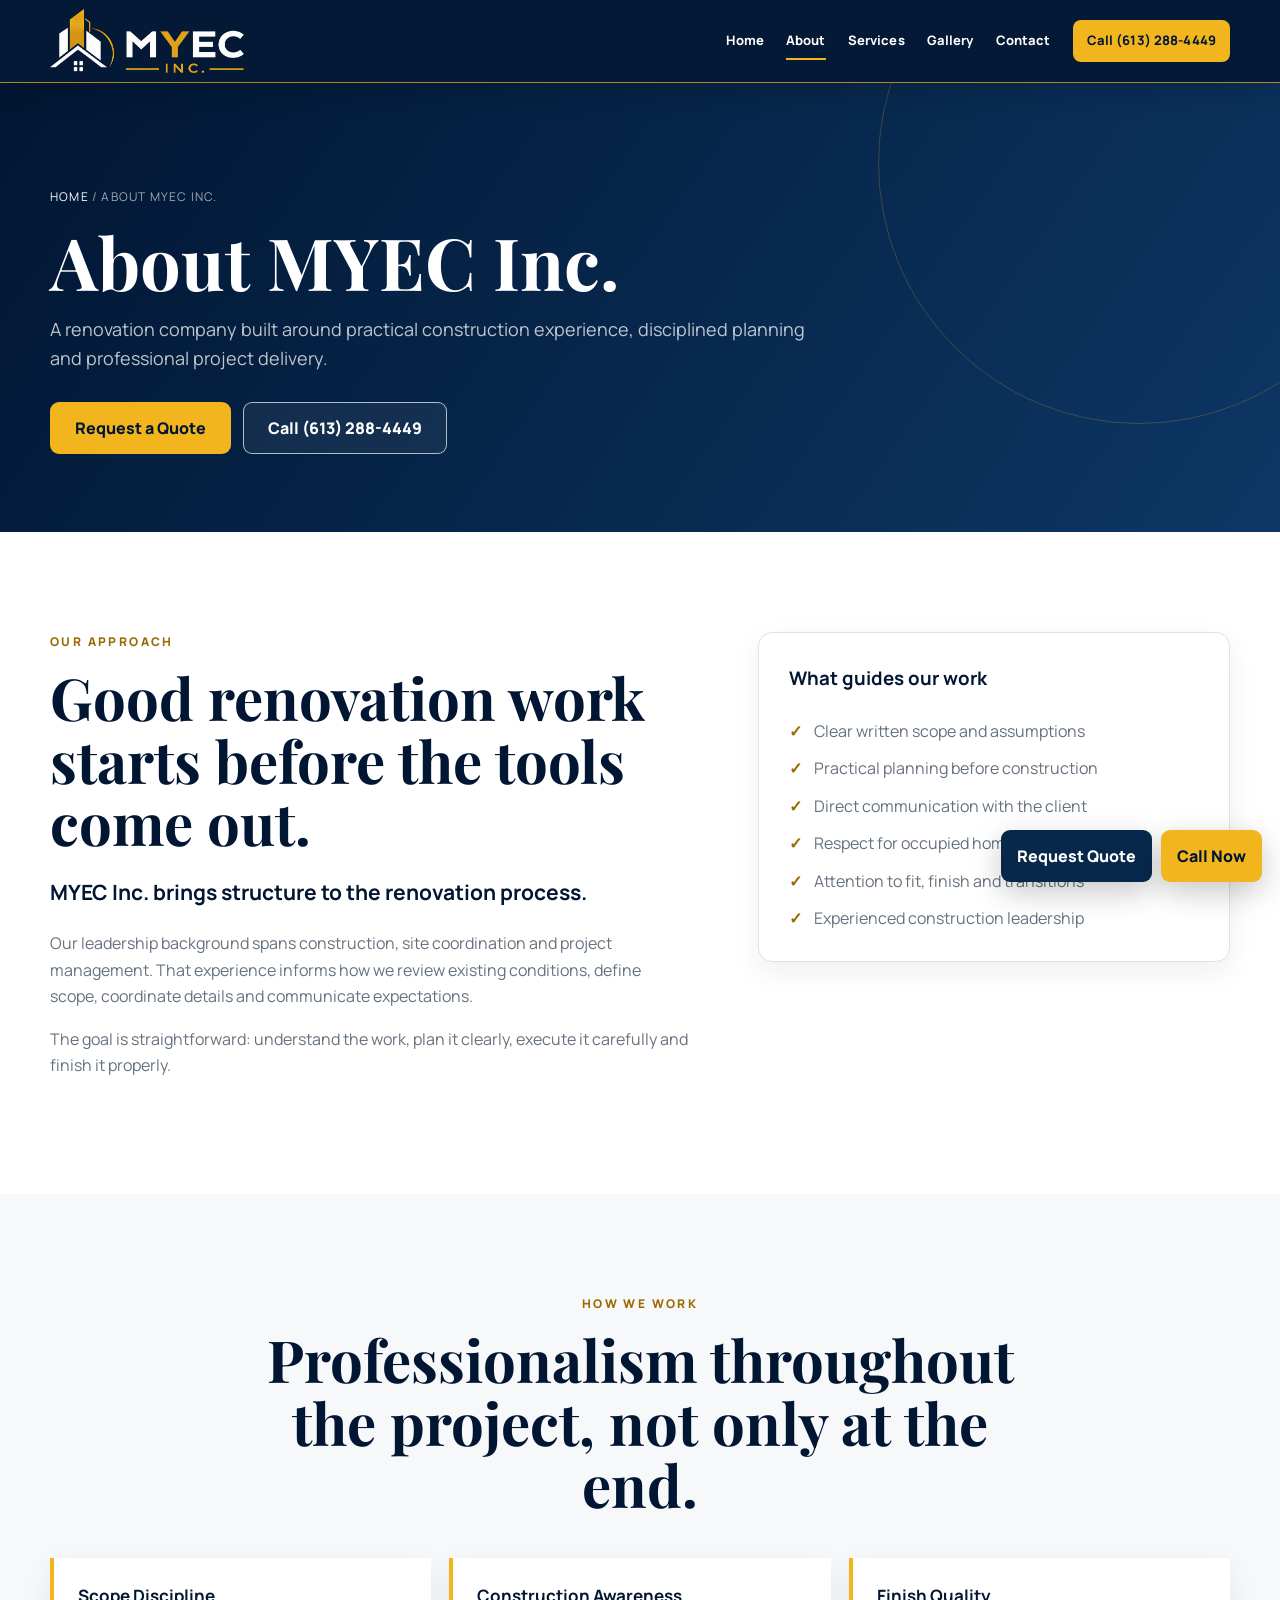
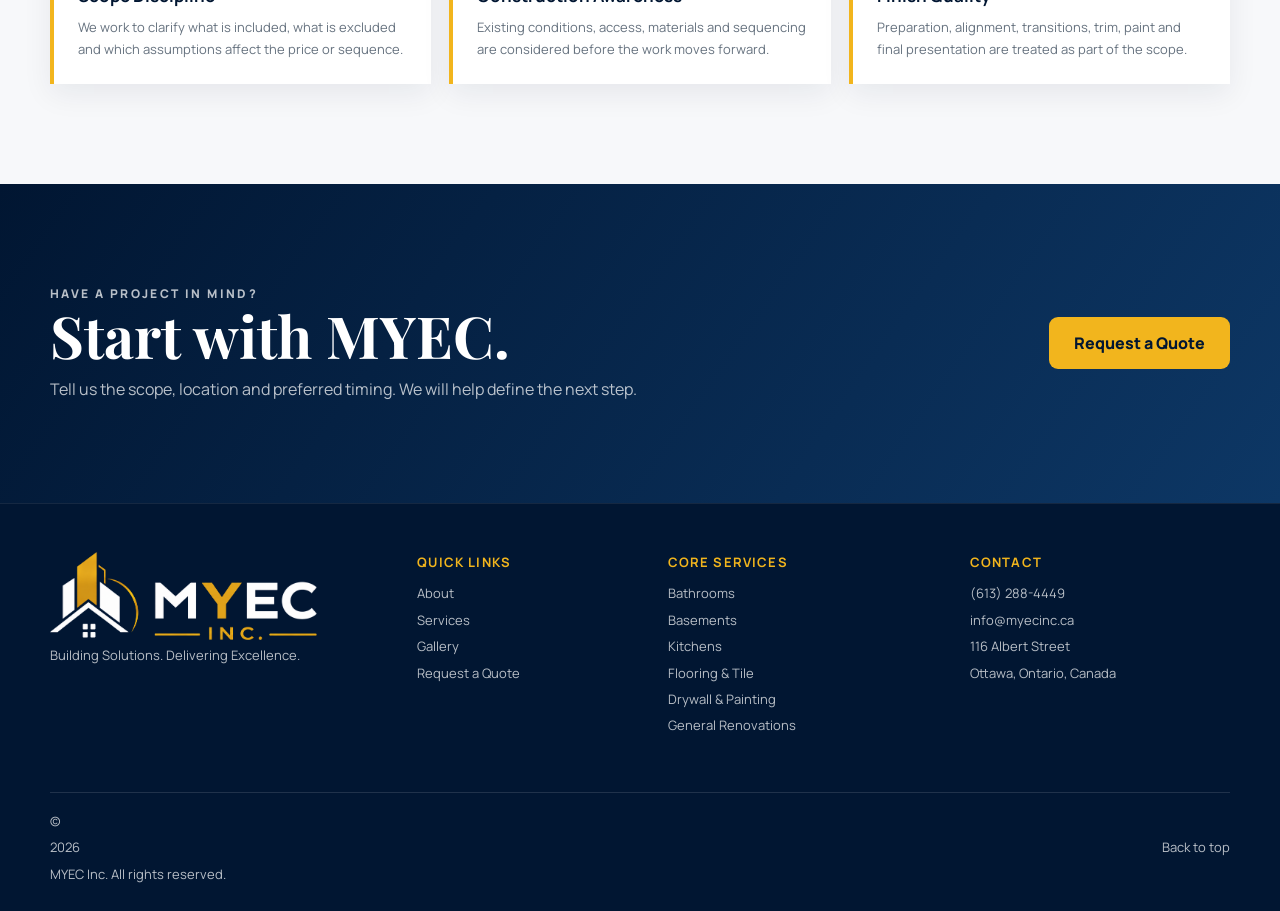
<file: about.html>
<!DOCTYPE html>
<html lang="en">
<head>
  <meta charset="UTF-8">
  <meta name="viewport" content="width=device-width, initial-scale=1">
  <meta name="description" content="Learn about MYEC Inc., an Ottawa renovation and contracting company built around construction experience, construction-informed project discipline and professional delivery.">
  <meta name="robots" content="index, follow">
  <link rel="canonical" href="https://myecinc.ca/about.html">
  <meta property="og:title" content="About MYEC Inc. | Ottawa Renovation & Contracting">
  <meta property="og:description" content="Learn about MYEC Inc., an Ottawa renovation and contracting company built around construction experience, construction-informed project discipline and professional delivery.">
  <meta property="og:type" content="website">
  <meta property="og:url" content="https://myecinc.ca/about.html">
  <meta property="og:image" content="https://myecinc.ca/assets/images/gallery-kitchen-1.jpg?v=18.1">
  <meta name="theme-color" content="#011632">
  <title>About MYEC Inc. | Ottawa Renovation & Contracting</title>
  <link rel="preconnect" href="https://fonts.googleapis.com">
  <link rel="preconnect" href="https://fonts.gstatic.com" crossorigin>
  <link href="https://fonts.googleapis.com/css2?family=Manrope:wght@400;500;600;700;800&family=Playfair+Display:wght@700&display=swap" rel="stylesheet">
  <link rel="icon" type="image/png" href="assets/images/myec-icon.png">
  <link rel="stylesheet" href="style.css?v=19.2">
</head>
<body id="top"><a class="skip-link" href="#main">Skip to content</a>
<header class="site-header">
  <div class="container nav-wrap">
    <a href="index.html" class="brand" aria-label="MYEC Inc. home">
      <img class="brand-logo" src="assets/images/MYEC_Header_Logo_Transparent.png" alt="MYEC Inc.">
    </a>
    <button class="menu-toggle" aria-label="Open menu" aria-expanded="false"><span></span><span></span><span></span></button>
    <nav class="site-nav" aria-label="Primary navigation">
      <a href="index.html">Home</a>
      <a href="about.html" aria-current="page">About</a>
      <a href="services.html">Services</a>
      <a href="projects.html">Gallery</a>
      <a href="contact.html">Contact</a>
      <a href="tel:+16132884449" class="nav-cta">Call (613) 288-4449</a>
    </nav>
  </div>
</header><main class="page-main" id="main">
<section class="page-hero">
  <div class="container">
    <div class="breadcrumbs"><a href="index.html">Home</a> / About MYEC Inc.</div>
    <h1>About MYEC Inc.</h1>
    <p>A renovation company built around practical construction experience, disciplined planning and professional project delivery.</p>
    <div class="page-actions"><a href="contact.html" class="btn btn-gold">Request a Quote</a><a href="tel:+16132884449" class="btn btn-outline">Call (613) 288-4449</a></div>
  </div>
</section>
<section class="section"><div class="container content-grid">
<div class="reveal"><p class="eyebrow dark">Our Approach</p><h2>Good renovation work starts before the tools come out.</h2><p class="lead">MYEC Inc. brings structure to the renovation process.</p><p class="muted">Our leadership background spans construction, site coordination and project management. That experience informs how we review existing conditions, define scope, coordinate details and communicate expectations.</p><p class="muted">The goal is straightforward: understand the work, plan it clearly, execute it carefully and finish it properly.</p></div>
<aside class="content-card reveal"><h3>What guides our work</h3><ul class="feature-list"><li>Clear written scope and assumptions</li><li>Practical planning before construction</li><li>Direct communication with the client</li><li>Respect for occupied homes and properties</li><li>Attention to fit, finish and transitions</li><li>Experienced construction leadership</li></ul></aside>
</div></section>
<section class="section detail-band"><div class="container"><div class="section-heading center"><p class="eyebrow dark">How We Work</p><h2>Professionalism throughout the project, not only at the end.</h2></div><div class="detail-grid">
<div class="detail-item reveal"><h3>Scope Discipline</h3><p>We work to clarify what is included, what is excluded and which assumptions affect the price or sequence.</p></div>
<div class="detail-item reveal"><h3>Construction Awareness</h3><p>Existing conditions, access, materials and sequencing are considered before the work moves forward.</p></div>
<div class="detail-item reveal"><h3>Finish Quality</h3><p>Preparation, alignment, transitions, trim, paint and final presentation are treated as part of the scope.</p></div>
</div></div></section>
<section class="section cta-band"><div class="container cta-band-inner"><div><p class="eyebrow">Have a project in mind?</p><h2>Start with MYEC.</h2><p>Tell us the scope, location and preferred timing. We will help define the next step.</p></div><a class="btn btn-gold" href="contact.html">Request a Quote</a></div></section>
</main><footer>
  <div class="container footer-grid">
    <div class="footer-branding">
      <img src="assets/images/MYEC_Header_Logo_Transparent.png" alt="MYEC Inc.">
      <p>Building Solutions. Delivering Excellence.</p>
    </div>
    <div>
      <strong>Quick Links</strong>
      <a href="about.html">About</a>
      <a href="services.html">Services</a>
      <a href="projects.html">Gallery</a>
      <a href="contact.html">Request a Quote</a>
    </div>
    <div>
      <strong>Core Services</strong>
      <a href="bathroom-renovations.html">Bathrooms</a>
      <a href="basement-renovations.html">Basements</a>
      <a href="kitchen-renovations.html">Kitchens</a>
      <a href="flooring.html">Flooring &amp; Tile</a>
      <a href="drywall-painting.html">Drywall &amp; Painting</a>
      <a href="general-renovations.html">General Renovations</a>
    </div>
    <div>
      <strong>Contact</strong>
      <a href="tel:+16132884449">(613) 288-4449</a>
      <a href="mailto:info@myecinc.ca">info@myecinc.ca</a>
      <span>116 Albert Street</span>
      <span>Ottawa, Ontario, Canada</span>
    </div>
    <div class="footer-bottom">
      <p>© <span id="year"></span> MYEC Inc. All rights reserved.</p>
      <a href="#top">Back to top</a>
    </div>
  </div>
</footer>
<div class="floating-actions">
  <a class="floating-quote" href="contact.html">Request Quote</a>
  <a class="floating-call" href="tel:+16132884449" aria-label="Call MYEC Inc.">Call Now</a>
</div>
<div class="mobile-contact-bar">
  <a href="tel:+16132884449">Call</a>
  <a href="contact.html">Request Quote</a>
</div>
<script src="script.js?v=19.2" defer></script><script type="application/ld+json">
{
  "@context":"https://schema.org",
  "@type":"HomeAndConstructionBusiness",
  "name":"MYEC Inc.",
  "url":"https://myecinc.ca/",
  "telephone":"+16132884449",
  "email":"info@myecinc.ca",
  "address":{
    "@type":"PostalAddress",
    "streetAddress":"116 Albert Street",
    "addressLocality":"Ottawa",
    "addressRegion":"ON",
    "addressCountry":"CA"
  },
  "areaServed":["Ottawa","Nepean","Kanata","Orléans","Barrhaven","Gloucester","Stittsville","Manotick"]
}
</script></body></html>
</file>
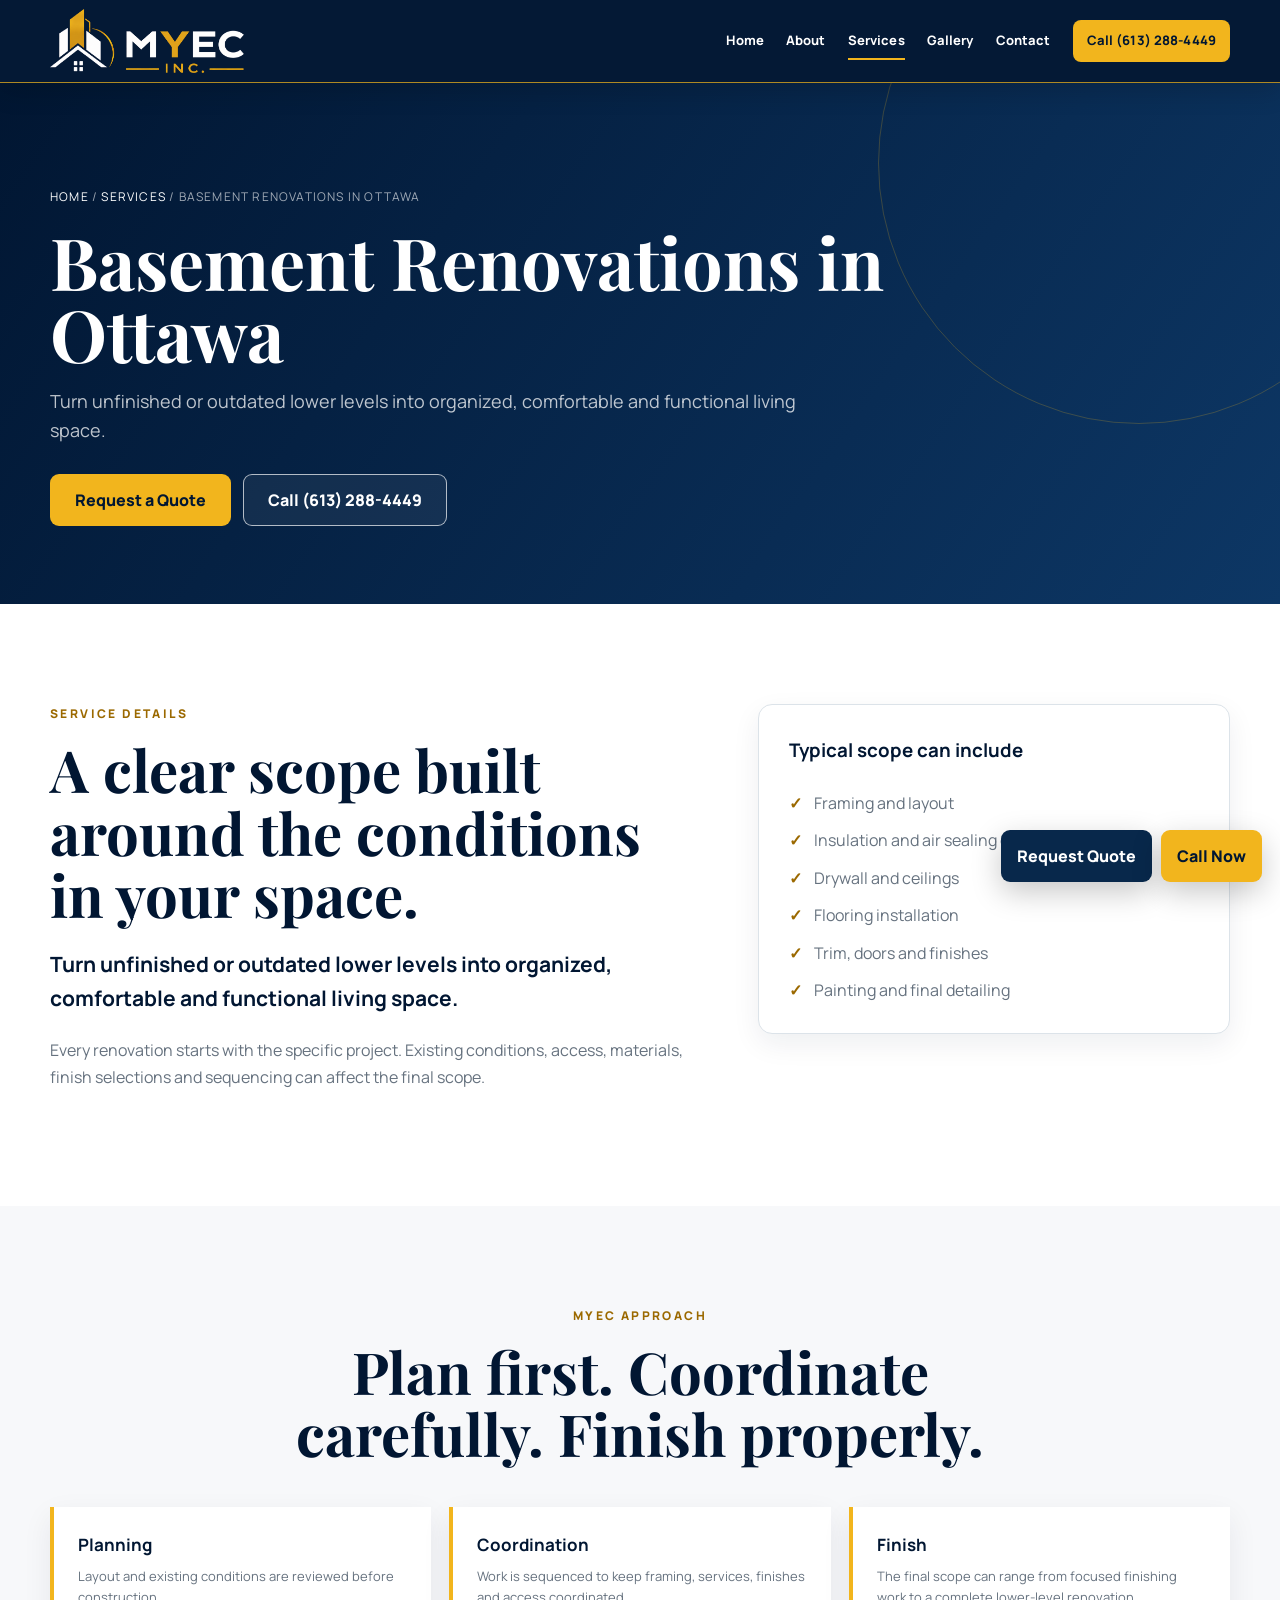
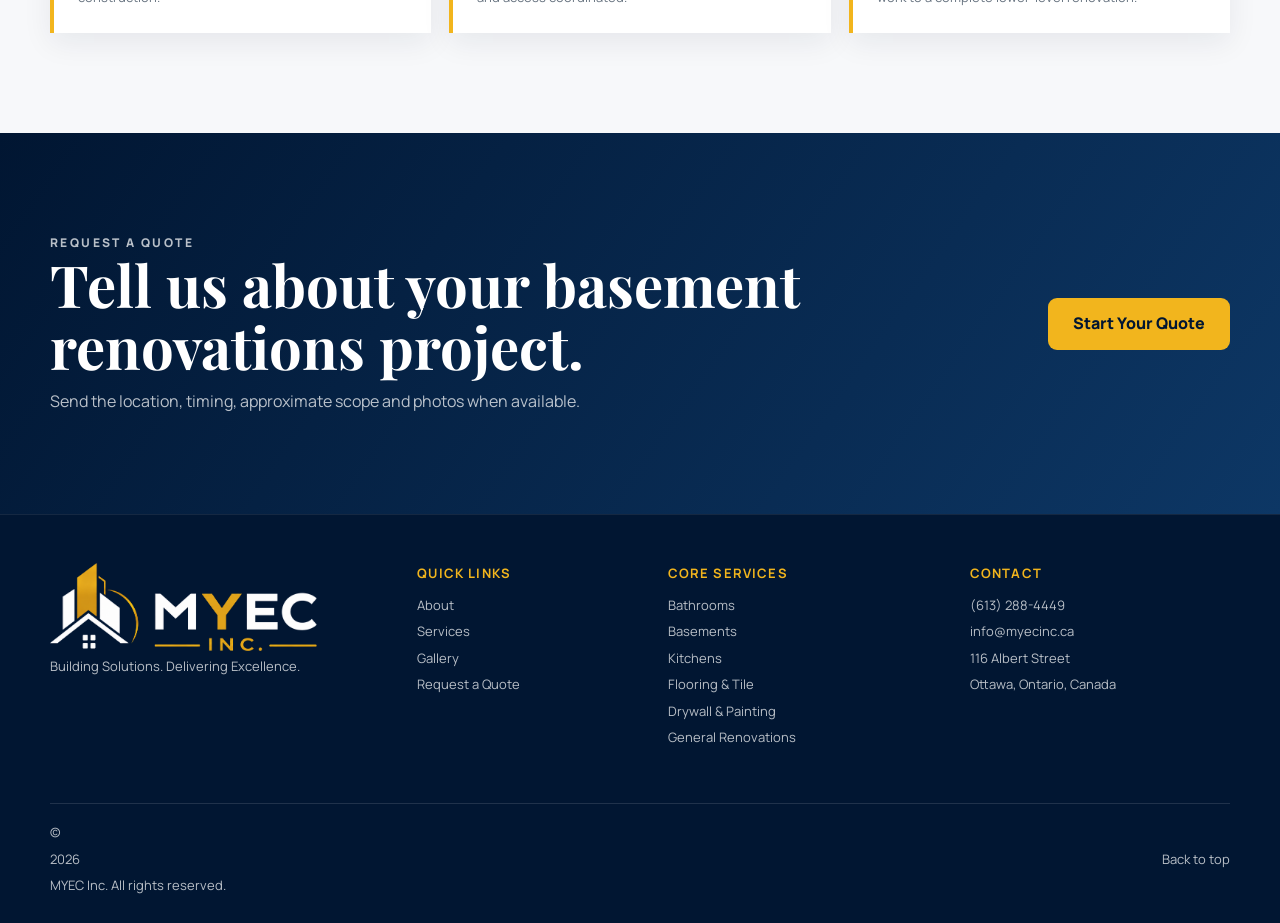
<file: basement-renovations.html>
<!DOCTYPE html>
<html lang="en">
<head>
  <meta charset="UTF-8">
  <meta name="viewport" content="width=device-width, initial-scale=1">
  <meta name="description" content="Professional basement renovations in ottawa from MYEC Inc., serving Ottawa and surrounding communities.">
  <meta name="robots" content="index, follow">
  <link rel="canonical" href="https://myecinc.ca/basement-renovations.html">
  <meta property="og:title" content="Basement Renovations in Ottawa | MYEC Inc.">
  <meta property="og:description" content="Professional basement renovations in ottawa from MYEC Inc., serving Ottawa and surrounding communities.">
  <meta property="og:type" content="website">
  <meta property="og:url" content="https://myecinc.ca/basement-renovations.html">
  <meta property="og:image" content="https://myecinc.ca/assets/images/gallery-kitchen-1.jpg?v=18.1">
  <meta name="theme-color" content="#011632">
  <title>Basement Renovations in Ottawa | MYEC Inc.</title>
  <link rel="preconnect" href="https://fonts.googleapis.com">
  <link rel="preconnect" href="https://fonts.gstatic.com" crossorigin>
  <link href="https://fonts.googleapis.com/css2?family=Manrope:wght@400;500;600;700;800&family=Playfair+Display:wght@700&display=swap" rel="stylesheet">
  <link rel="icon" type="image/png" href="assets/images/myec-icon.png">
  <link rel="stylesheet" href="style.css?v=19.2">
</head>
<body id="top"><a class="skip-link" href="#main">Skip to content</a>
<header class="site-header">
  <div class="container nav-wrap">
    <a href="index.html" class="brand" aria-label="MYEC Inc. home">
      <img class="brand-logo" src="assets/images/MYEC_Header_Logo_Transparent.png" alt="MYEC Inc.">
    </a>
    <button class="menu-toggle" aria-label="Open menu" aria-expanded="false"><span></span><span></span><span></span></button>
    <nav class="site-nav" aria-label="Primary navigation">
      <a href="index.html">Home</a>
      <a href="about.html">About</a>
      <a href="services.html" aria-current="page">Services</a>
      <a href="projects.html">Gallery</a>
      <a href="contact.html">Contact</a>
      <a href="tel:+16132884449" class="nav-cta">Call (613) 288-4449</a>
    </nav>
  </div>
</header><main class="page-main" id="main">
<section class="page-hero">
  <div class="container">
    <div class="breadcrumbs"><a href="index.html">Home</a> / <a href="services.html">Services</a> / Basement Renovations in Ottawa</div>
    <h1>Basement Renovations in Ottawa</h1>
    <p>Turn unfinished or outdated lower levels into organized, comfortable and functional living space.</p>
    <div class="page-actions"><a href="contact.html" class="btn btn-gold">Request a Quote</a><a href="tel:+16132884449" class="btn btn-outline">Call (613) 288-4449</a></div>
  </div>
</section>
<section class="section"><div class="container content-grid">
<div class="reveal"><p class="eyebrow dark">Service Details</p><h2>A clear scope built around the conditions in your space.</h2><p class="lead">Turn unfinished or outdated lower levels into organized, comfortable and functional living space.</p><p class="muted">Every renovation starts with the specific project. Existing conditions, access, materials, finish selections and sequencing can affect the final scope.</p></div>
<aside class="content-card reveal"><h3>Typical scope can include</h3><ul class="feature-list"><li>Framing and layout</li><li>Insulation and air sealing coordination</li><li>Drywall and ceilings</li><li>Flooring installation</li><li>Trim, doors and finishes</li><li>Painting and final detailing</li></ul></aside>
</div></section>
<section class="section detail-band"><div class="container"><div class="section-heading center"><p class="eyebrow dark">MYEC Approach</p><h2>Plan first. Coordinate carefully. Finish properly.</h2></div><div class="detail-grid"><div class="detail-item reveal"><h3>Planning</h3><p>Layout and existing conditions are reviewed before construction.</p></div><div class="detail-item reveal"><h3>Coordination</h3><p>Work is sequenced to keep framing, services, finishes and access coordinated.</p></div><div class="detail-item reveal"><h3>Finish</h3><p>The final scope can range from focused finishing work to a complete lower-level renovation.</p></div></div></div></section>
<section class="section cta-band"><div class="container cta-band-inner"><div><p class="eyebrow">Request a quote</p><h2>Tell us about your basement renovations project.</h2><p>Send the location, timing, approximate scope and photos when available.</p></div><a class="btn btn-gold" href="contact.html">Start Your Quote</a></div></section>
</main><footer>
  <div class="container footer-grid">
    <div class="footer-branding">
      <img src="assets/images/MYEC_Header_Logo_Transparent.png" alt="MYEC Inc.">
      <p>Building Solutions. Delivering Excellence.</p>
    </div>
    <div>
      <strong>Quick Links</strong>
      <a href="about.html">About</a>
      <a href="services.html">Services</a>
      <a href="projects.html">Gallery</a>
      <a href="contact.html">Request a Quote</a>
    </div>
    <div>
      <strong>Core Services</strong>
      <a href="bathroom-renovations.html">Bathrooms</a>
      <a href="basement-renovations.html">Basements</a>
      <a href="kitchen-renovations.html">Kitchens</a>
      <a href="flooring.html">Flooring &amp; Tile</a>
      <a href="drywall-painting.html">Drywall &amp; Painting</a>
      <a href="general-renovations.html">General Renovations</a>
    </div>
    <div>
      <strong>Contact</strong>
      <a href="tel:+16132884449">(613) 288-4449</a>
      <a href="mailto:info@myecinc.ca">info@myecinc.ca</a>
      <span>116 Albert Street</span>
      <span>Ottawa, Ontario, Canada</span>
    </div>
    <div class="footer-bottom">
      <p>© <span id="year"></span> MYEC Inc. All rights reserved.</p>
      <a href="#top">Back to top</a>
    </div>
  </div>
</footer>
<div class="floating-actions">
  <a class="floating-quote" href="contact.html">Request Quote</a>
  <a class="floating-call" href="tel:+16132884449" aria-label="Call MYEC Inc.">Call Now</a>
</div>
<div class="mobile-contact-bar">
  <a href="tel:+16132884449">Call</a>
  <a href="contact.html">Request Quote</a>
</div>
<script src="script.js?v=19.2" defer></script><script type="application/ld+json">
{
  "@context":"https://schema.org",
  "@type":"HomeAndConstructionBusiness",
  "name":"MYEC Inc.",
  "url":"https://myecinc.ca/",
  "telephone":"+16132884449",
  "email":"info@myecinc.ca",
  "address":{
    "@type":"PostalAddress",
    "streetAddress":"116 Albert Street",
    "addressLocality":"Ottawa",
    "addressRegion":"ON",
    "addressCountry":"CA"
  },
  "areaServed":["Ottawa","Nepean","Kanata","Orléans","Barrhaven","Gloucester","Stittsville","Manotick"]
}
</script></body></html>
</file>
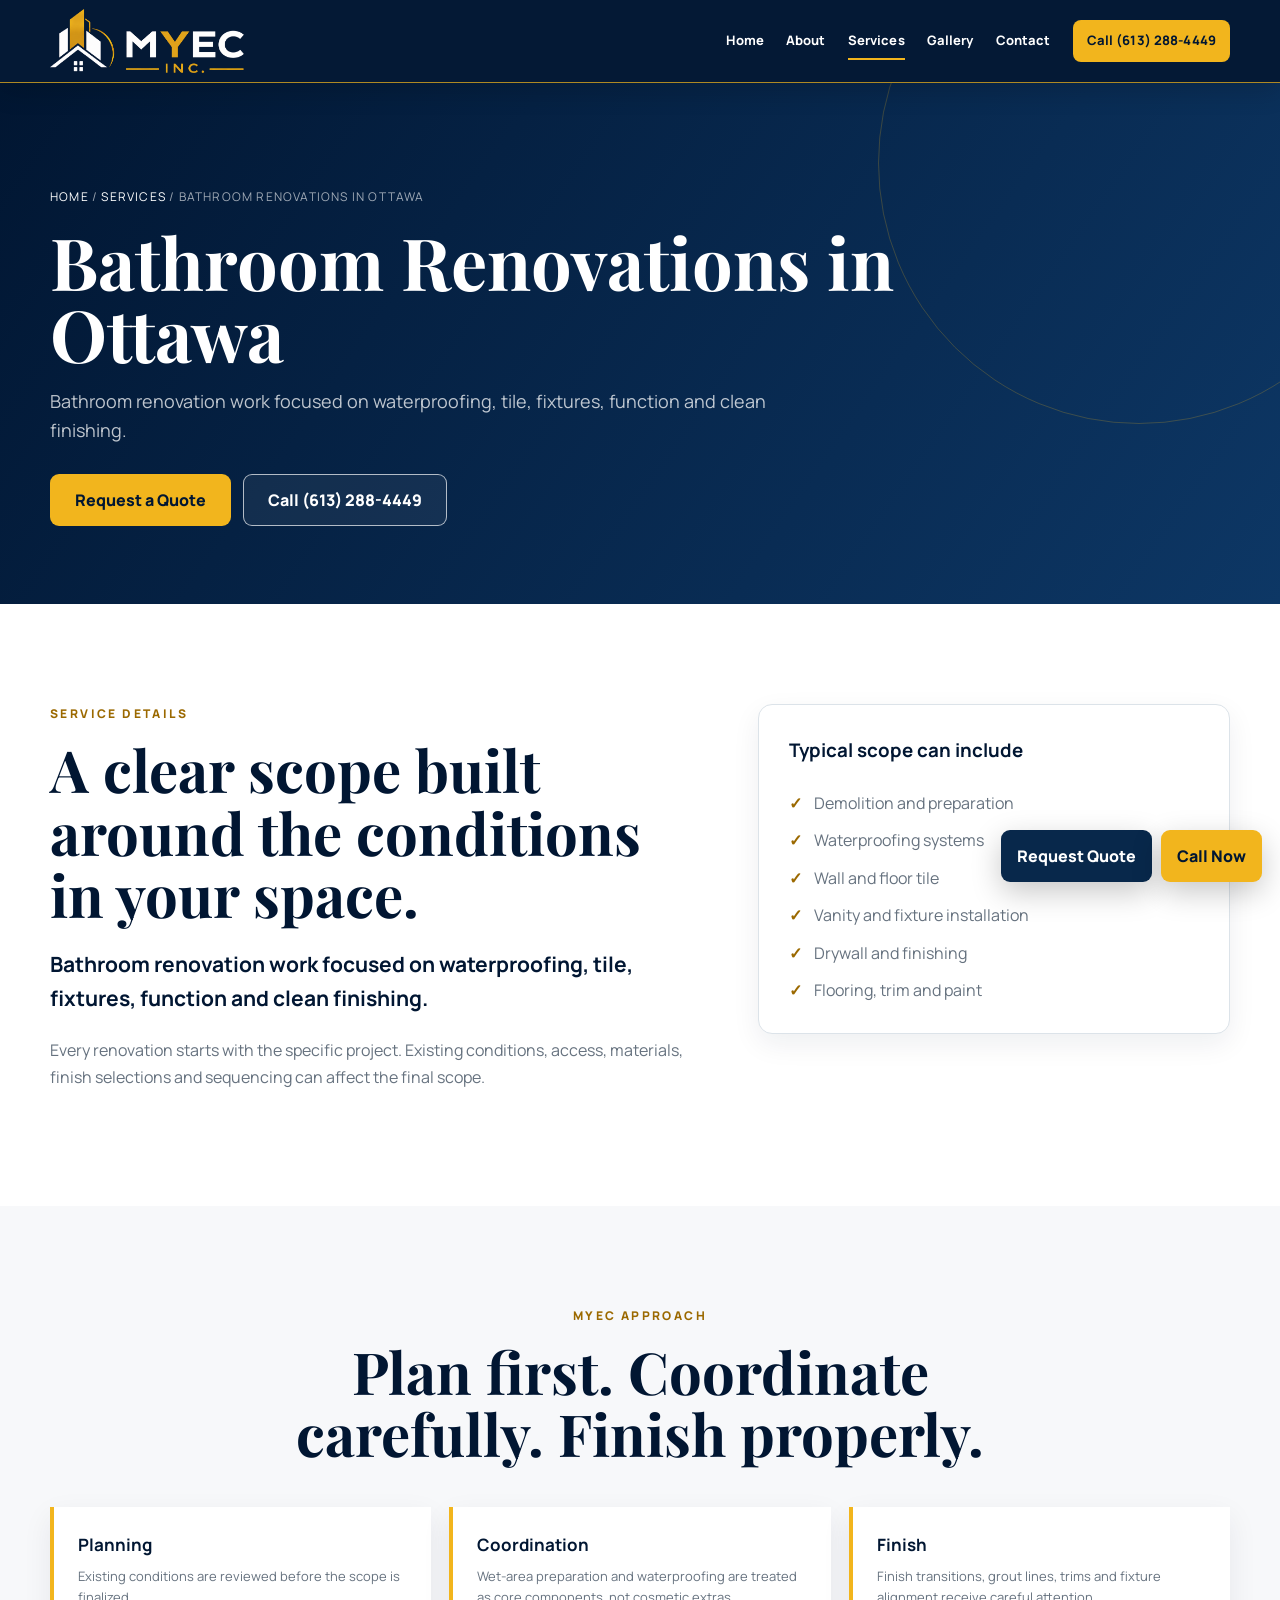
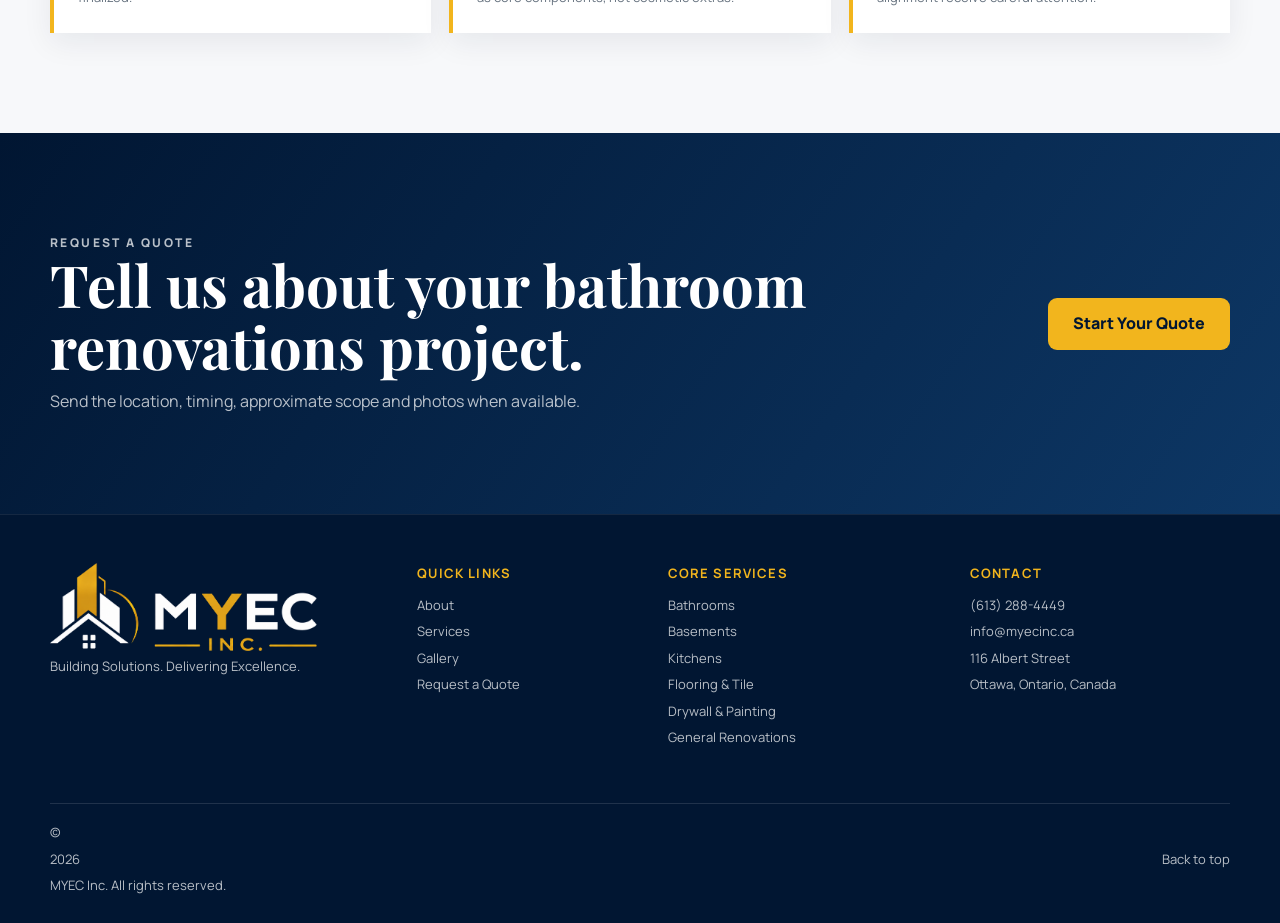
<file: bathroom-renovations.html>
<!DOCTYPE html>
<html lang="en">
<head>
  <meta charset="UTF-8">
  <meta name="viewport" content="width=device-width, initial-scale=1">
  <meta name="description" content="Professional bathroom renovations in ottawa from MYEC Inc., serving Ottawa and surrounding communities.">
  <meta name="robots" content="index, follow">
  <link rel="canonical" href="https://myecinc.ca/bathroom-renovations.html">
  <meta property="og:title" content="Bathroom Renovations in Ottawa | MYEC Inc.">
  <meta property="og:description" content="Professional bathroom renovations in ottawa from MYEC Inc., serving Ottawa and surrounding communities.">
  <meta property="og:type" content="website">
  <meta property="og:url" content="https://myecinc.ca/bathroom-renovations.html">
  <meta property="og:image" content="https://myecinc.ca/assets/images/gallery-kitchen-1.jpg?v=18.1">
  <meta name="theme-color" content="#011632">
  <title>Bathroom Renovations in Ottawa | MYEC Inc.</title>
  <link rel="preconnect" href="https://fonts.googleapis.com">
  <link rel="preconnect" href="https://fonts.gstatic.com" crossorigin>
  <link href="https://fonts.googleapis.com/css2?family=Manrope:wght@400;500;600;700;800&family=Playfair+Display:wght@700&display=swap" rel="stylesheet">
  <link rel="icon" type="image/png" href="assets/images/myec-icon.png">
  <link rel="stylesheet" href="style.css?v=19.2">
</head>
<body id="top"><a class="skip-link" href="#main">Skip to content</a>
<header class="site-header">
  <div class="container nav-wrap">
    <a href="index.html" class="brand" aria-label="MYEC Inc. home">
      <img class="brand-logo" src="assets/images/MYEC_Header_Logo_Transparent.png" alt="MYEC Inc.">
    </a>
    <button class="menu-toggle" aria-label="Open menu" aria-expanded="false"><span></span><span></span><span></span></button>
    <nav class="site-nav" aria-label="Primary navigation">
      <a href="index.html">Home</a>
      <a href="about.html">About</a>
      <a href="services.html" aria-current="page">Services</a>
      <a href="projects.html">Gallery</a>
      <a href="contact.html">Contact</a>
      <a href="tel:+16132884449" class="nav-cta">Call (613) 288-4449</a>
    </nav>
  </div>
</header><main class="page-main" id="main">
<section class="page-hero">
  <div class="container">
    <div class="breadcrumbs"><a href="index.html">Home</a> / <a href="services.html">Services</a> / Bathroom Renovations in Ottawa</div>
    <h1>Bathroom Renovations in Ottawa</h1>
    <p>Bathroom renovation work focused on waterproofing, tile, fixtures, function and clean finishing.</p>
    <div class="page-actions"><a href="contact.html" class="btn btn-gold">Request a Quote</a><a href="tel:+16132884449" class="btn btn-outline">Call (613) 288-4449</a></div>
  </div>
</section>
<section class="section"><div class="container content-grid">
<div class="reveal"><p class="eyebrow dark">Service Details</p><h2>A clear scope built around the conditions in your space.</h2><p class="lead">Bathroom renovation work focused on waterproofing, tile, fixtures, function and clean finishing.</p><p class="muted">Every renovation starts with the specific project. Existing conditions, access, materials, finish selections and sequencing can affect the final scope.</p></div>
<aside class="content-card reveal"><h3>Typical scope can include</h3><ul class="feature-list"><li>Demolition and preparation</li><li>Waterproofing systems</li><li>Wall and floor tile</li><li>Vanity and fixture installation</li><li>Drywall and finishing</li><li>Flooring, trim and paint</li></ul></aside>
</div></section>
<section class="section detail-band"><div class="container"><div class="section-heading center"><p class="eyebrow dark">MYEC Approach</p><h2>Plan first. Coordinate carefully. Finish properly.</h2></div><div class="detail-grid"><div class="detail-item reveal"><h3>Planning</h3><p>Existing conditions are reviewed before the scope is finalized.</p></div><div class="detail-item reveal"><h3>Coordination</h3><p>Wet-area preparation and waterproofing are treated as core components, not cosmetic extras.</p></div><div class="detail-item reveal"><h3>Finish</h3><p>Finish transitions, grout lines, trims and fixture alignment receive careful attention.</p></div></div></div></section>
<section class="section cta-band"><div class="container cta-band-inner"><div><p class="eyebrow">Request a quote</p><h2>Tell us about your bathroom renovations project.</h2><p>Send the location, timing, approximate scope and photos when available.</p></div><a class="btn btn-gold" href="contact.html">Start Your Quote</a></div></section>
</main><footer>
  <div class="container footer-grid">
    <div class="footer-branding">
      <img src="assets/images/MYEC_Header_Logo_Transparent.png" alt="MYEC Inc.">
      <p>Building Solutions. Delivering Excellence.</p>
    </div>
    <div>
      <strong>Quick Links</strong>
      <a href="about.html">About</a>
      <a href="services.html">Services</a>
      <a href="projects.html">Gallery</a>
      <a href="contact.html">Request a Quote</a>
    </div>
    <div>
      <strong>Core Services</strong>
      <a href="bathroom-renovations.html">Bathrooms</a>
      <a href="basement-renovations.html">Basements</a>
      <a href="kitchen-renovations.html">Kitchens</a>
      <a href="flooring.html">Flooring &amp; Tile</a>
      <a href="drywall-painting.html">Drywall &amp; Painting</a>
      <a href="general-renovations.html">General Renovations</a>
    </div>
    <div>
      <strong>Contact</strong>
      <a href="tel:+16132884449">(613) 288-4449</a>
      <a href="mailto:info@myecinc.ca">info@myecinc.ca</a>
      <span>116 Albert Street</span>
      <span>Ottawa, Ontario, Canada</span>
    </div>
    <div class="footer-bottom">
      <p>© <span id="year"></span> MYEC Inc. All rights reserved.</p>
      <a href="#top">Back to top</a>
    </div>
  </div>
</footer>
<div class="floating-actions">
  <a class="floating-quote" href="contact.html">Request Quote</a>
  <a class="floating-call" href="tel:+16132884449" aria-label="Call MYEC Inc.">Call Now</a>
</div>
<div class="mobile-contact-bar">
  <a href="tel:+16132884449">Call</a>
  <a href="contact.html">Request Quote</a>
</div>
<script src="script.js?v=19.2" defer></script><script type="application/ld+json">
{
  "@context":"https://schema.org",
  "@type":"HomeAndConstructionBusiness",
  "name":"MYEC Inc.",
  "url":"https://myecinc.ca/",
  "telephone":"+16132884449",
  "email":"info@myecinc.ca",
  "address":{
    "@type":"PostalAddress",
    "streetAddress":"116 Albert Street",
    "addressLocality":"Ottawa",
    "addressRegion":"ON",
    "addressCountry":"CA"
  },
  "areaServed":["Ottawa","Nepean","Kanata","Orléans","Barrhaven","Gloucester","Stittsville","Manotick"]
}
</script></body></html>
</file>
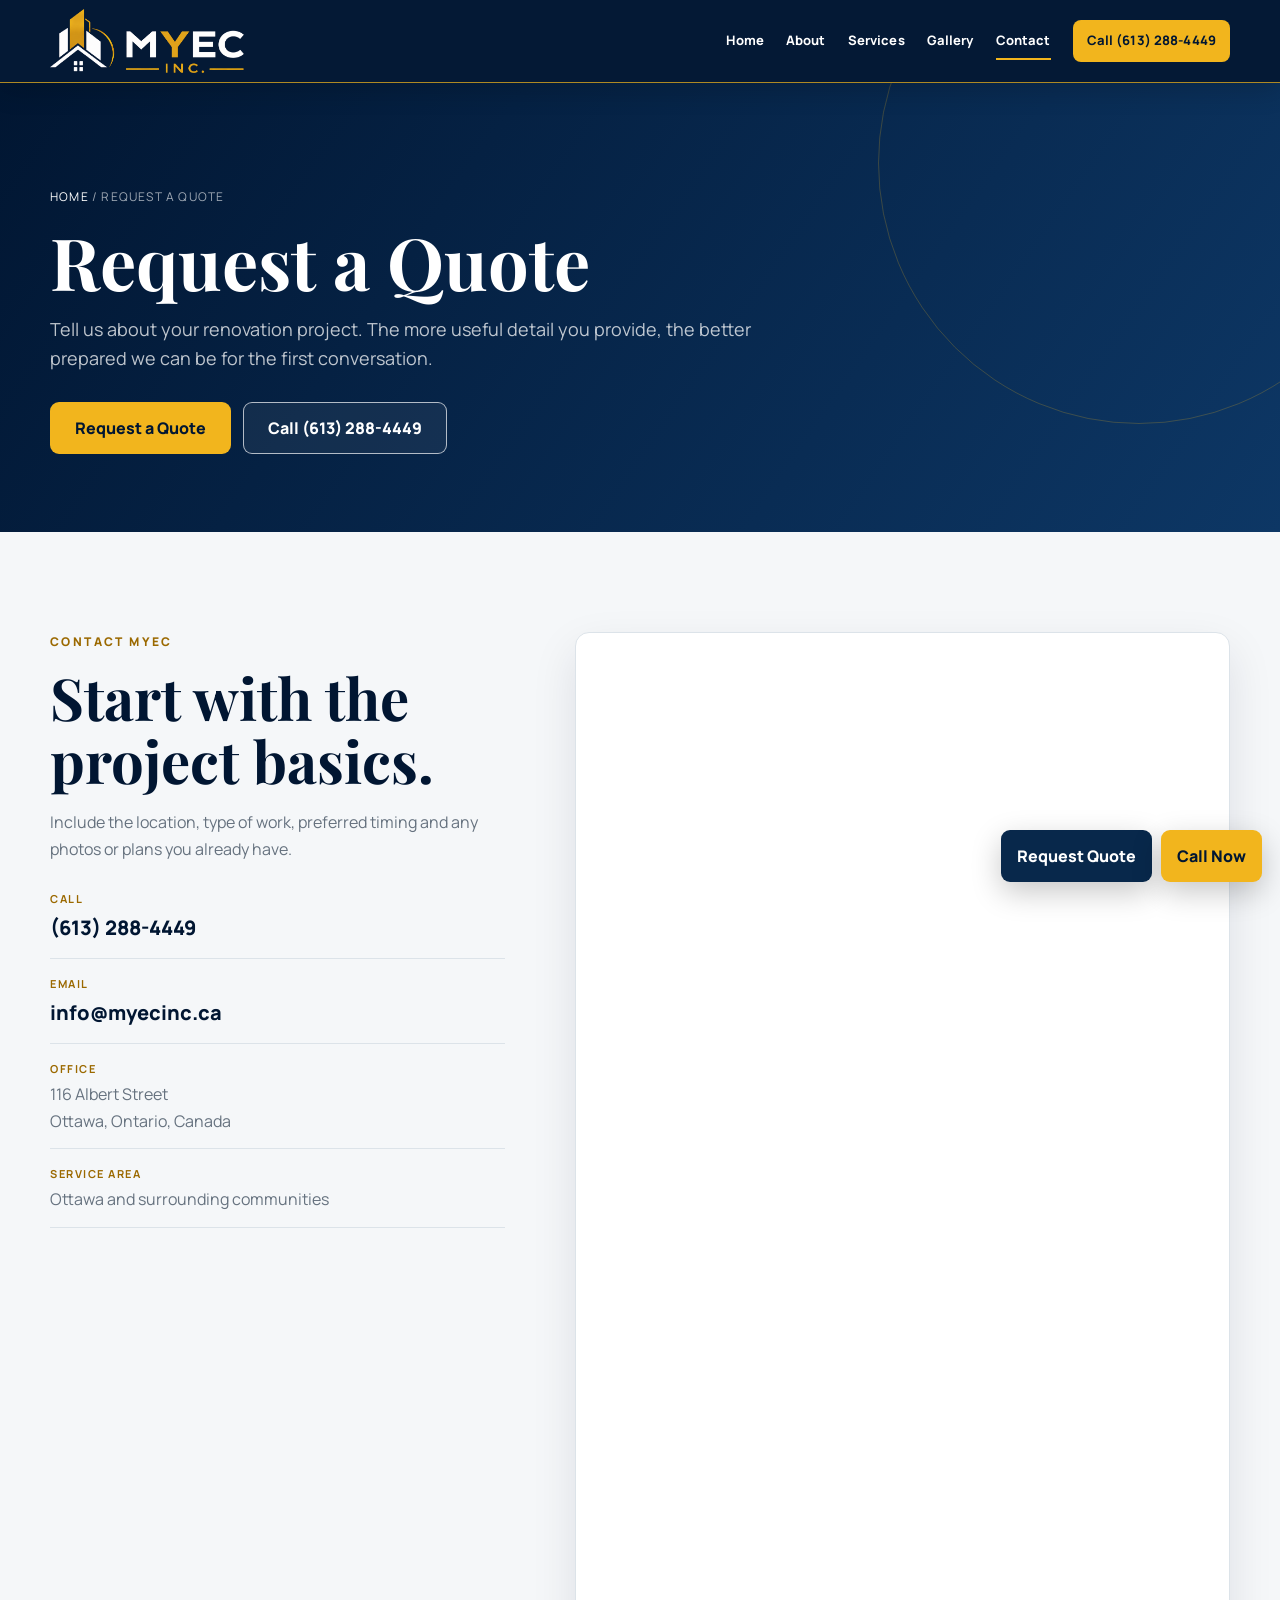
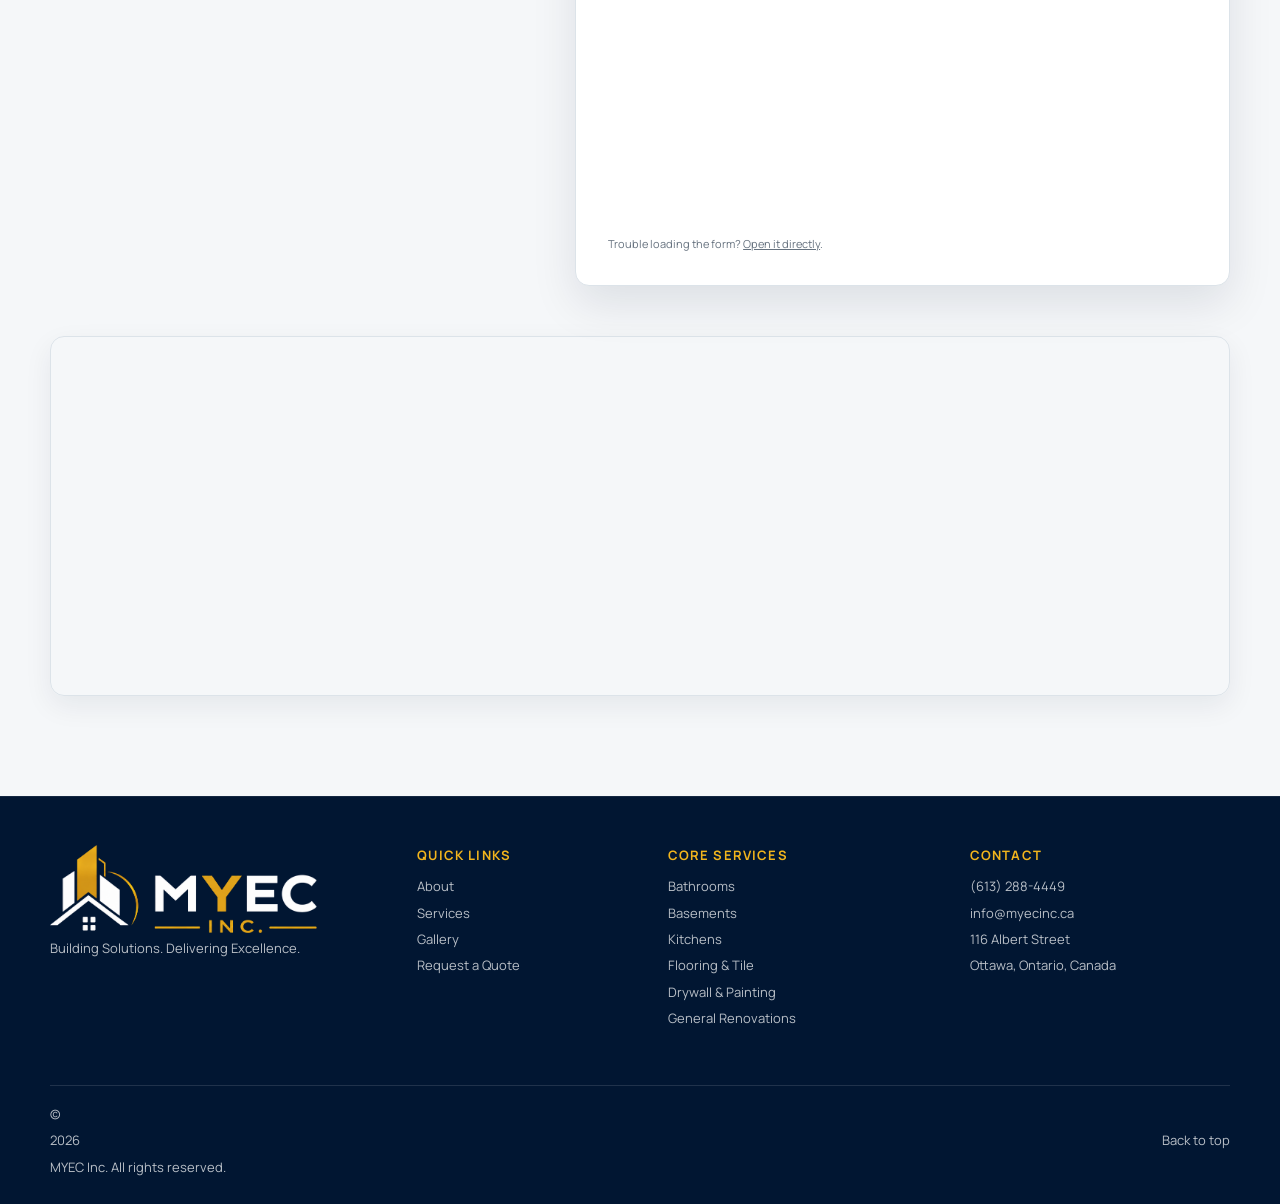
<file: contact.html>
<!DOCTYPE html>
<html lang="en">
<head>
  <meta charset="UTF-8">
  <meta name="viewport" content="width=device-width, initial-scale=1">
  <meta name="description" content="Contact MYEC Inc. for renovation and contracting work in Ottawa. Request a quote for bathrooms, basements, kitchens, flooring, drywall, painting and general renovation projects.">
  <meta name="robots" content="index, follow">
  <link rel="canonical" href="https://myecinc.ca/contact.html">
  <meta property="og:title" content="Request a Renovation Quote in Ottawa | MYEC Inc.">
  <meta property="og:description" content="Contact MYEC Inc. for renovation and contracting work in Ottawa. Request a quote for bathrooms, basements, kitchens, flooring, drywall, painting and general renovation projects.">
  <meta property="og:type" content="website">
  <meta property="og:url" content="https://myecinc.ca/contact.html">
  <meta property="og:image" content="https://myecinc.ca/assets/images/gallery-kitchen-1.jpg?v=18.1">
  <meta name="theme-color" content="#011632">
  <title>Request a Renovation Quote in Ottawa | MYEC Inc.</title>
  <link rel="preconnect" href="https://fonts.googleapis.com">
  <link rel="preconnect" href="https://fonts.gstatic.com" crossorigin>
  <link href="https://fonts.googleapis.com/css2?family=Manrope:wght@400;500;600;700;800&family=Playfair+Display:wght@700&display=swap" rel="stylesheet">
  <link rel="icon" type="image/png" href="assets/images/myec-icon.png">
  <link rel="stylesheet" href="style.css?v=19.2">
</head>
<body id="top"><a class="skip-link" href="#main">Skip to content</a>
<header class="site-header">
  <div class="container nav-wrap">
    <a href="index.html" class="brand" aria-label="MYEC Inc. home">
      <img class="brand-logo" src="assets/images/MYEC_Header_Logo_Transparent.png" alt="MYEC Inc.">
    </a>
    <button class="menu-toggle" aria-label="Open menu" aria-expanded="false"><span></span><span></span><span></span></button>
    <nav class="site-nav" aria-label="Primary navigation">
      <a href="index.html">Home</a>
      <a href="about.html">About</a>
      <a href="services.html">Services</a>
      <a href="projects.html">Gallery</a>
      <a href="contact.html" aria-current="page">Contact</a>
      <a href="tel:+16132884449" class="nav-cta">Call (613) 288-4449</a>
    </nav>
  </div>
</header><main class="page-main" id="main">
<section class="page-hero">
  <div class="container">
    <div class="breadcrumbs"><a href="index.html">Home</a> / Request a Quote</div>
    <h1>Request a Quote</h1>
    <p>Tell us about your renovation project. The more useful detail you provide, the better prepared we can be for the first conversation.</p>
    <div class="page-actions"><a href="contact.html" class="btn btn-gold">Request a Quote</a><a href="tel:+16132884449" class="btn btn-outline">Call (613) 288-4449</a></div>
  </div>
</section>
<section class="section contact"><div class="container contact-grid">
<div><p class="eyebrow dark">Contact MYEC</p><h2>Start with the project basics.</h2><p class="muted">Include the location, type of work, preferred timing and any photos or plans you already have.</p><div class="contact-details">
<div class="contact-item"><strong>Call</strong><a href="tel:+16132884449">(613) 288-4449</a></div>
<div class="contact-item"><strong>Email</strong><a href="mailto:info@myecinc.ca">info@myecinc.ca</a></div>
<div class="contact-item"><strong>Office</strong><span>116 Albert Street<br>Ottawa, Ontario, Canada</span></div>
<div class="contact-item"><strong>Service Area</strong><span>Ottawa and surrounding communities</span></div>
</div></div>
<div class="quote-form zoho-form-embed">
  <iframe title="Website Quote Request form" src="https://forms.zohopublic.ca/infomye1/form/WebsiteQuoteRequest/formperma/oXp15a2h9Gg5x0PS2HZQU0qLINGZ4C6IWVe1_F531mY" style="width:100%;height:1150px;border:0;" loading="lazy"></iframe>
  <p class="form-note">Trouble loading the form? <a href="https://forms.zohopublic.ca/infomye1/form/WebsiteQuoteRequest/formperma/oXp15a2h9Gg5x0PS2HZQU0qLINGZ">Open it directly</a>.</p>
</div>
</div>
<div class="office-map"><iframe title="MYEC Inc. office location" src="https://www.google.com/maps?q=116%20Albert%20Street%2C%20Ottawa%2C%20Ontario%2C%20Canada&output=embed" loading="lazy" referrerpolicy="no-referrer-when-downgrade"></iframe></div>
</section>
</main><footer>
  <div class="container footer-grid">
    <div class="footer-branding">
      <img src="assets/images/MYEC_Header_Logo_Transparent.png" alt="MYEC Inc.">
      <p>Building Solutions. Delivering Excellence.</p>
    </div>
    <div>
      <strong>Quick Links</strong>
      <a href="about.html">About</a>
      <a href="services.html">Services</a>
      <a href="projects.html">Gallery</a>
      <a href="contact.html">Request a Quote</a>
    </div>
    <div>
      <strong>Core Services</strong>
      <a href="bathroom-renovations.html">Bathrooms</a>
      <a href="basement-renovations.html">Basements</a>
      <a href="kitchen-renovations.html">Kitchens</a>
      <a href="flooring.html">Flooring &amp; Tile</a>
      <a href="drywall-painting.html">Drywall &amp; Painting</a>
      <a href="general-renovations.html">General Renovations</a>
    </div>
    <div>
      <strong>Contact</strong>
      <a href="tel:+16132884449">(613) 288-4449</a>
      <a href="mailto:info@myecinc.ca">info@myecinc.ca</a>
      <span>116 Albert Street</span>
      <span>Ottawa, Ontario, Canada</span>
    </div>
    <div class="footer-bottom">
      <p>© <span id="year"></span> MYEC Inc. All rights reserved.</p>
      <a href="#top">Back to top</a>
    </div>
  </div>
</footer>
<div class="floating-actions">
  <a class="floating-quote" href="contact.html">Request Quote</a>
  <a class="floating-call" href="tel:+16132884449" aria-label="Call MYEC Inc.">Call Now</a>
</div>
<div class="mobile-contact-bar">
  <a href="tel:+16132884449">Call</a>
  <a href="contact.html">Request Quote</a>
</div>
<script src="script.js?v=19.2" defer></script><script type="application/ld+json">
{
  "@context":"https://schema.org",
  "@type":"HomeAndConstructionBusiness",
  "name":"MYEC Inc.",
  "url":"https://myecinc.ca/",
  "telephone":"+16132884449",
  "email":"info@myecinc.ca",
  "address":{
    "@type":"PostalAddress",
    "streetAddress":"116 Albert Street",
    "addressLocality":"Ottawa",
    "addressRegion":"ON",
    "addressCountry":"CA"
  },
  "areaServed":["Ottawa","Nepean","Kanata","Orléans","Barrhaven","Gloucester","Stittsville","Manotick"]
}
</script></body></html>
</file>
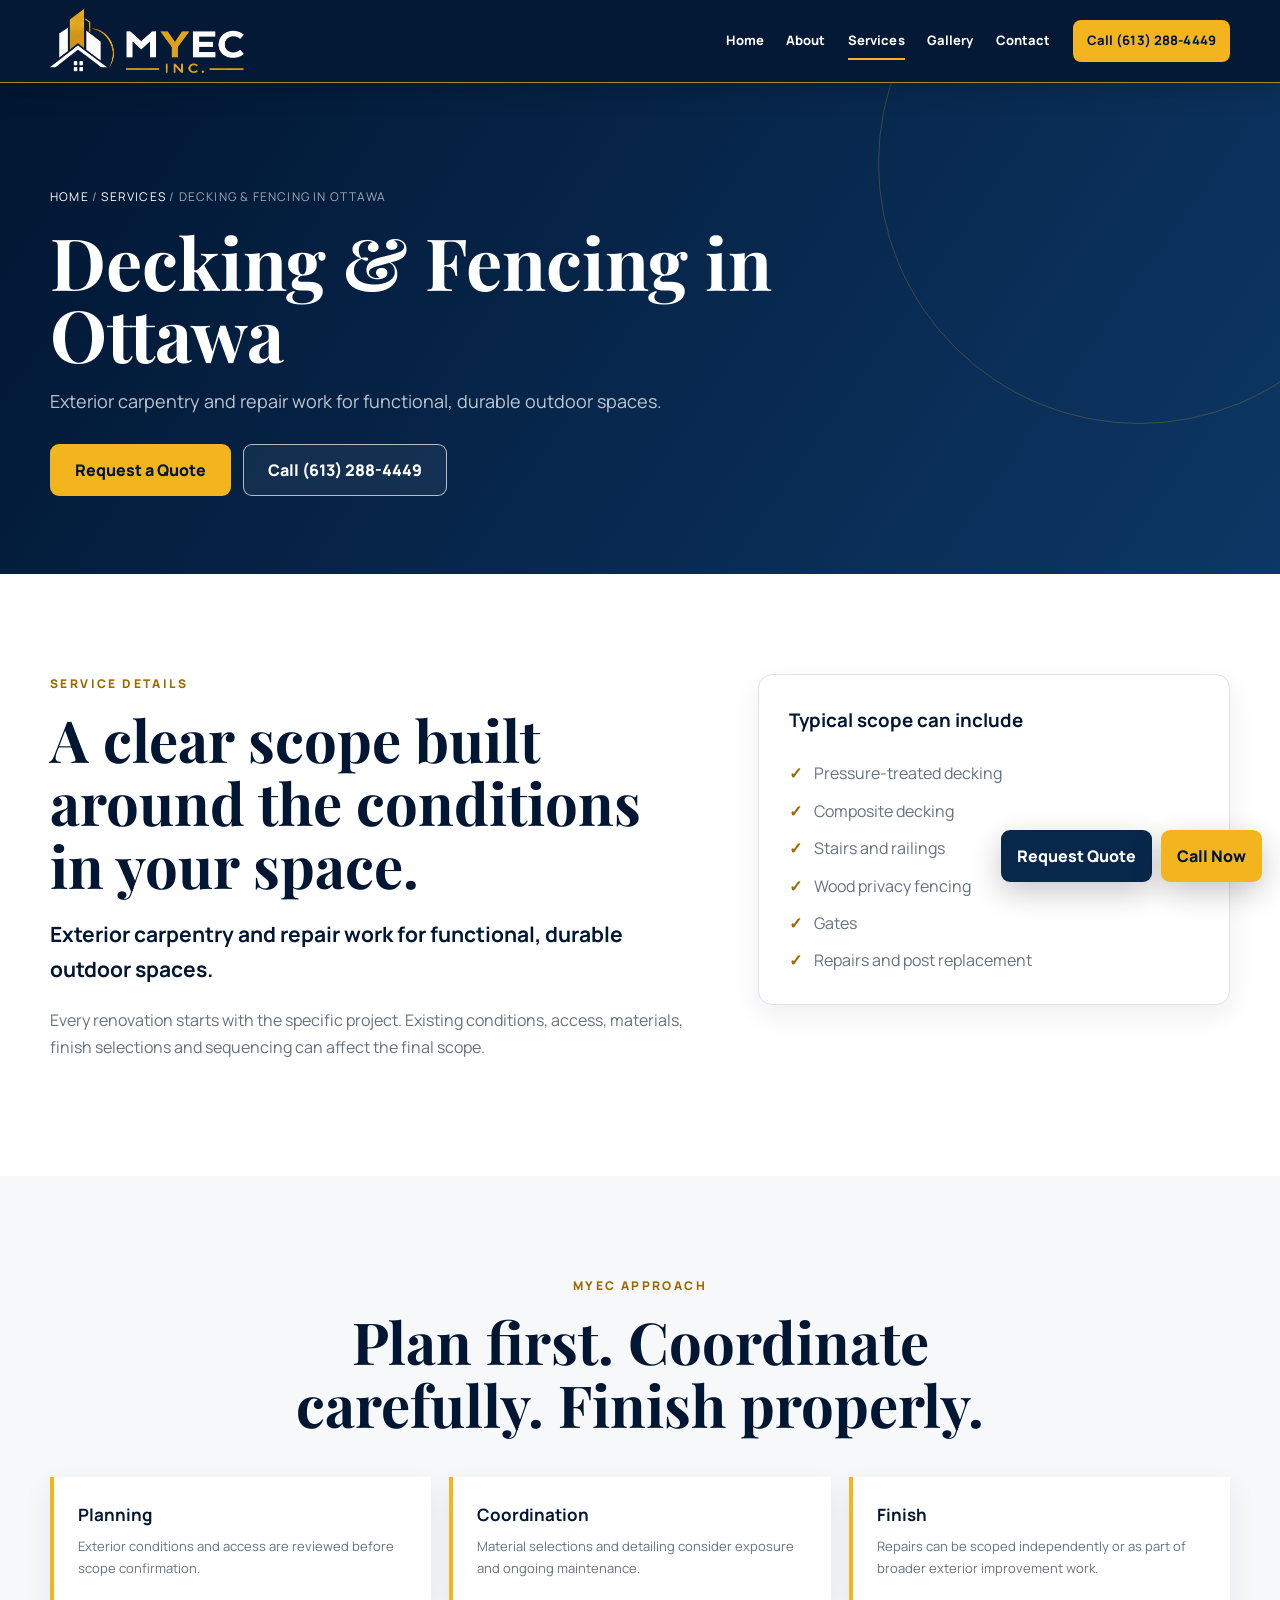
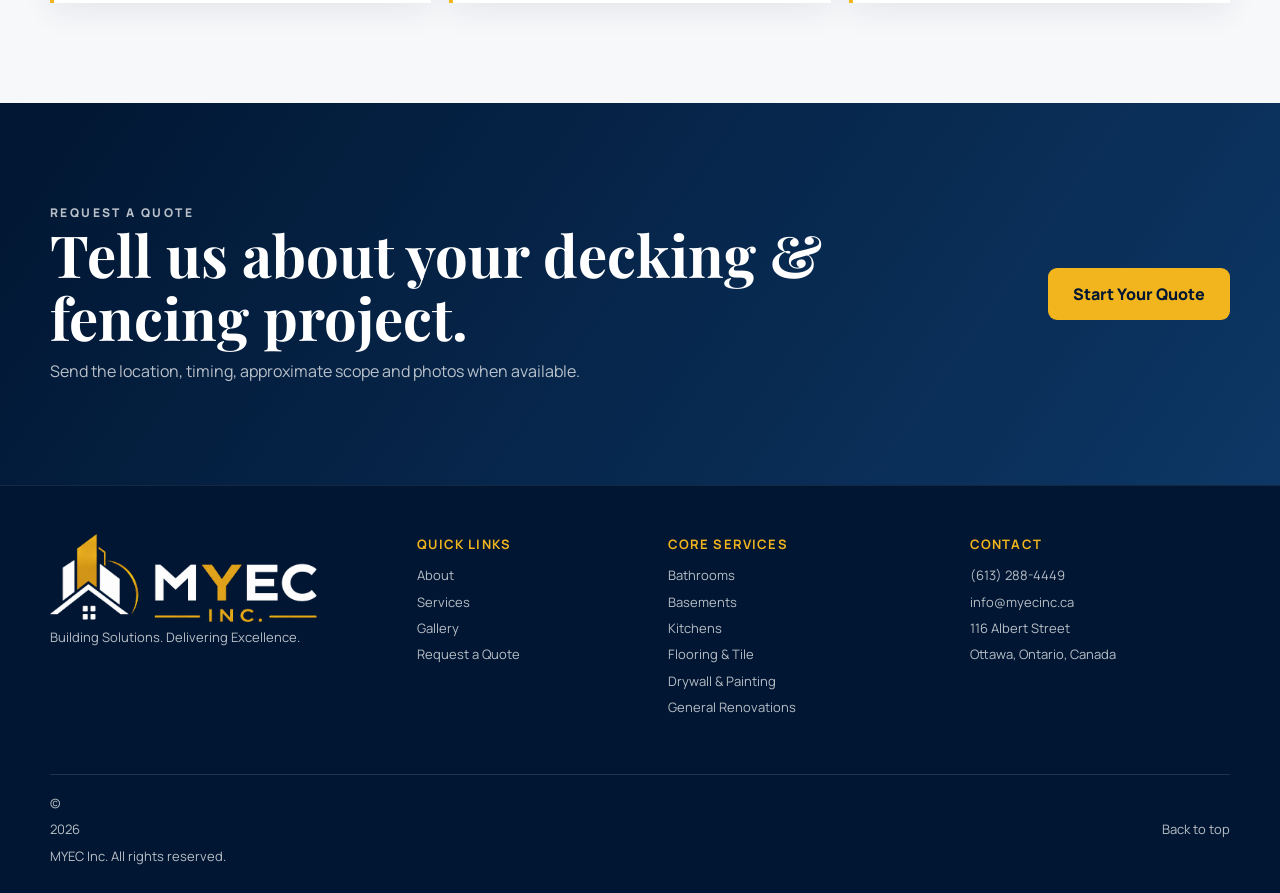
<file: decking-fencing.html>
<!DOCTYPE html>
<html lang="en">
<head>
  <meta charset="UTF-8">
  <meta name="viewport" content="width=device-width, initial-scale=1">
  <meta name="description" content="Professional decking & fencing in ottawa from MYEC Inc., serving Ottawa and surrounding communities.">
  <meta name="robots" content="index, follow">
  <link rel="canonical" href="https://myecinc.ca/decking-fencing.html">
  <meta property="og:title" content="Decking & Fencing in Ottawa | MYEC Inc.">
  <meta property="og:description" content="Professional decking & fencing in ottawa from MYEC Inc., serving Ottawa and surrounding communities.">
  <meta property="og:type" content="website">
  <meta property="og:url" content="https://myecinc.ca/decking-fencing.html">
  <meta property="og:image" content="https://myecinc.ca/assets/images/gallery-kitchen-1.jpg?v=18.1">
  <meta name="theme-color" content="#011632">
  <title>Decking & Fencing in Ottawa | MYEC Inc.</title>
  <link rel="preconnect" href="https://fonts.googleapis.com">
  <link rel="preconnect" href="https://fonts.gstatic.com" crossorigin>
  <link href="https://fonts.googleapis.com/css2?family=Manrope:wght@400;500;600;700;800&family=Playfair+Display:wght@700&display=swap" rel="stylesheet">
  <link rel="icon" type="image/png" href="assets/images/myec-icon.png">
  <link rel="stylesheet" href="style.css?v=19.2">
</head>
<body id="top"><a class="skip-link" href="#main">Skip to content</a>
<header class="site-header">
  <div class="container nav-wrap">
    <a href="index.html" class="brand" aria-label="MYEC Inc. home">
      <img class="brand-logo" src="assets/images/MYEC_Header_Logo_Transparent.png" alt="MYEC Inc.">
    </a>
    <button class="menu-toggle" aria-label="Open menu" aria-expanded="false"><span></span><span></span><span></span></button>
    <nav class="site-nav" aria-label="Primary navigation">
      <a href="index.html">Home</a>
      <a href="about.html">About</a>
      <a href="services.html" aria-current="page">Services</a>
      <a href="projects.html">Gallery</a>
      <a href="contact.html">Contact</a>
      <a href="tel:+16132884449" class="nav-cta">Call (613) 288-4449</a>
    </nav>
  </div>
</header><main class="page-main" id="main">
<section class="page-hero">
  <div class="container">
    <div class="breadcrumbs"><a href="index.html">Home</a> / <a href="services.html">Services</a> / Decking & Fencing in Ottawa</div>
    <h1>Decking & Fencing in Ottawa</h1>
    <p>Exterior carpentry and repair work for functional, durable outdoor spaces.</p>
    <div class="page-actions"><a href="contact.html" class="btn btn-gold">Request a Quote</a><a href="tel:+16132884449" class="btn btn-outline">Call (613) 288-4449</a></div>
  </div>
</section>
<section class="section"><div class="container content-grid">
<div class="reveal"><p class="eyebrow dark">Service Details</p><h2>A clear scope built around the conditions in your space.</h2><p class="lead">Exterior carpentry and repair work for functional, durable outdoor spaces.</p><p class="muted">Every renovation starts with the specific project. Existing conditions, access, materials, finish selections and sequencing can affect the final scope.</p></div>
<aside class="content-card reveal"><h3>Typical scope can include</h3><ul class="feature-list"><li>Pressure-treated decking</li><li>Composite decking</li><li>Stairs and railings</li><li>Wood privacy fencing</li><li>Gates</li><li>Repairs and post replacement</li></ul></aside>
</div></section>
<section class="section detail-band"><div class="container"><div class="section-heading center"><p class="eyebrow dark">MYEC Approach</p><h2>Plan first. Coordinate carefully. Finish properly.</h2></div><div class="detail-grid"><div class="detail-item reveal"><h3>Planning</h3><p>Exterior conditions and access are reviewed before scope confirmation.</p></div><div class="detail-item reveal"><h3>Coordination</h3><p>Material selections and detailing consider exposure and ongoing maintenance.</p></div><div class="detail-item reveal"><h3>Finish</h3><p>Repairs can be scoped independently or as part of broader exterior improvement work.</p></div></div></div></section>
<section class="section cta-band"><div class="container cta-band-inner"><div><p class="eyebrow">Request a quote</p><h2>Tell us about your decking & fencing project.</h2><p>Send the location, timing, approximate scope and photos when available.</p></div><a class="btn btn-gold" href="contact.html">Start Your Quote</a></div></section>
</main><footer>
  <div class="container footer-grid">
    <div class="footer-branding">
      <img src="assets/images/MYEC_Header_Logo_Transparent.png" alt="MYEC Inc.">
      <p>Building Solutions. Delivering Excellence.</p>
    </div>
    <div>
      <strong>Quick Links</strong>
      <a href="about.html">About</a>
      <a href="services.html">Services</a>
      <a href="projects.html">Gallery</a>
      <a href="contact.html">Request a Quote</a>
    </div>
    <div>
      <strong>Core Services</strong>
      <a href="bathroom-renovations.html">Bathrooms</a>
      <a href="basement-renovations.html">Basements</a>
      <a href="kitchen-renovations.html">Kitchens</a>
      <a href="flooring.html">Flooring &amp; Tile</a>
      <a href="drywall-painting.html">Drywall &amp; Painting</a>
      <a href="general-renovations.html">General Renovations</a>
    </div>
    <div>
      <strong>Contact</strong>
      <a href="tel:+16132884449">(613) 288-4449</a>
      <a href="mailto:info@myecinc.ca">info@myecinc.ca</a>
      <span>116 Albert Street</span>
      <span>Ottawa, Ontario, Canada</span>
    </div>
    <div class="footer-bottom">
      <p>© <span id="year"></span> MYEC Inc. All rights reserved.</p>
      <a href="#top">Back to top</a>
    </div>
  </div>
</footer>
<div class="floating-actions">
  <a class="floating-quote" href="contact.html">Request Quote</a>
  <a class="floating-call" href="tel:+16132884449" aria-label="Call MYEC Inc.">Call Now</a>
</div>
<div class="mobile-contact-bar">
  <a href="tel:+16132884449">Call</a>
  <a href="contact.html">Request Quote</a>
</div>
<script src="script.js?v=19.2" defer></script><script type="application/ld+json">
{
  "@context":"https://schema.org",
  "@type":"HomeAndConstructionBusiness",
  "name":"MYEC Inc.",
  "url":"https://myecinc.ca/",
  "telephone":"+16132884449",
  "email":"info@myecinc.ca",
  "address":{
    "@type":"PostalAddress",
    "streetAddress":"116 Albert Street",
    "addressLocality":"Ottawa",
    "addressRegion":"ON",
    "addressCountry":"CA"
  },
  "areaServed":["Ottawa","Nepean","Kanata","Orléans","Barrhaven","Gloucester","Stittsville","Manotick"]
}
</script></body></html>
</file>
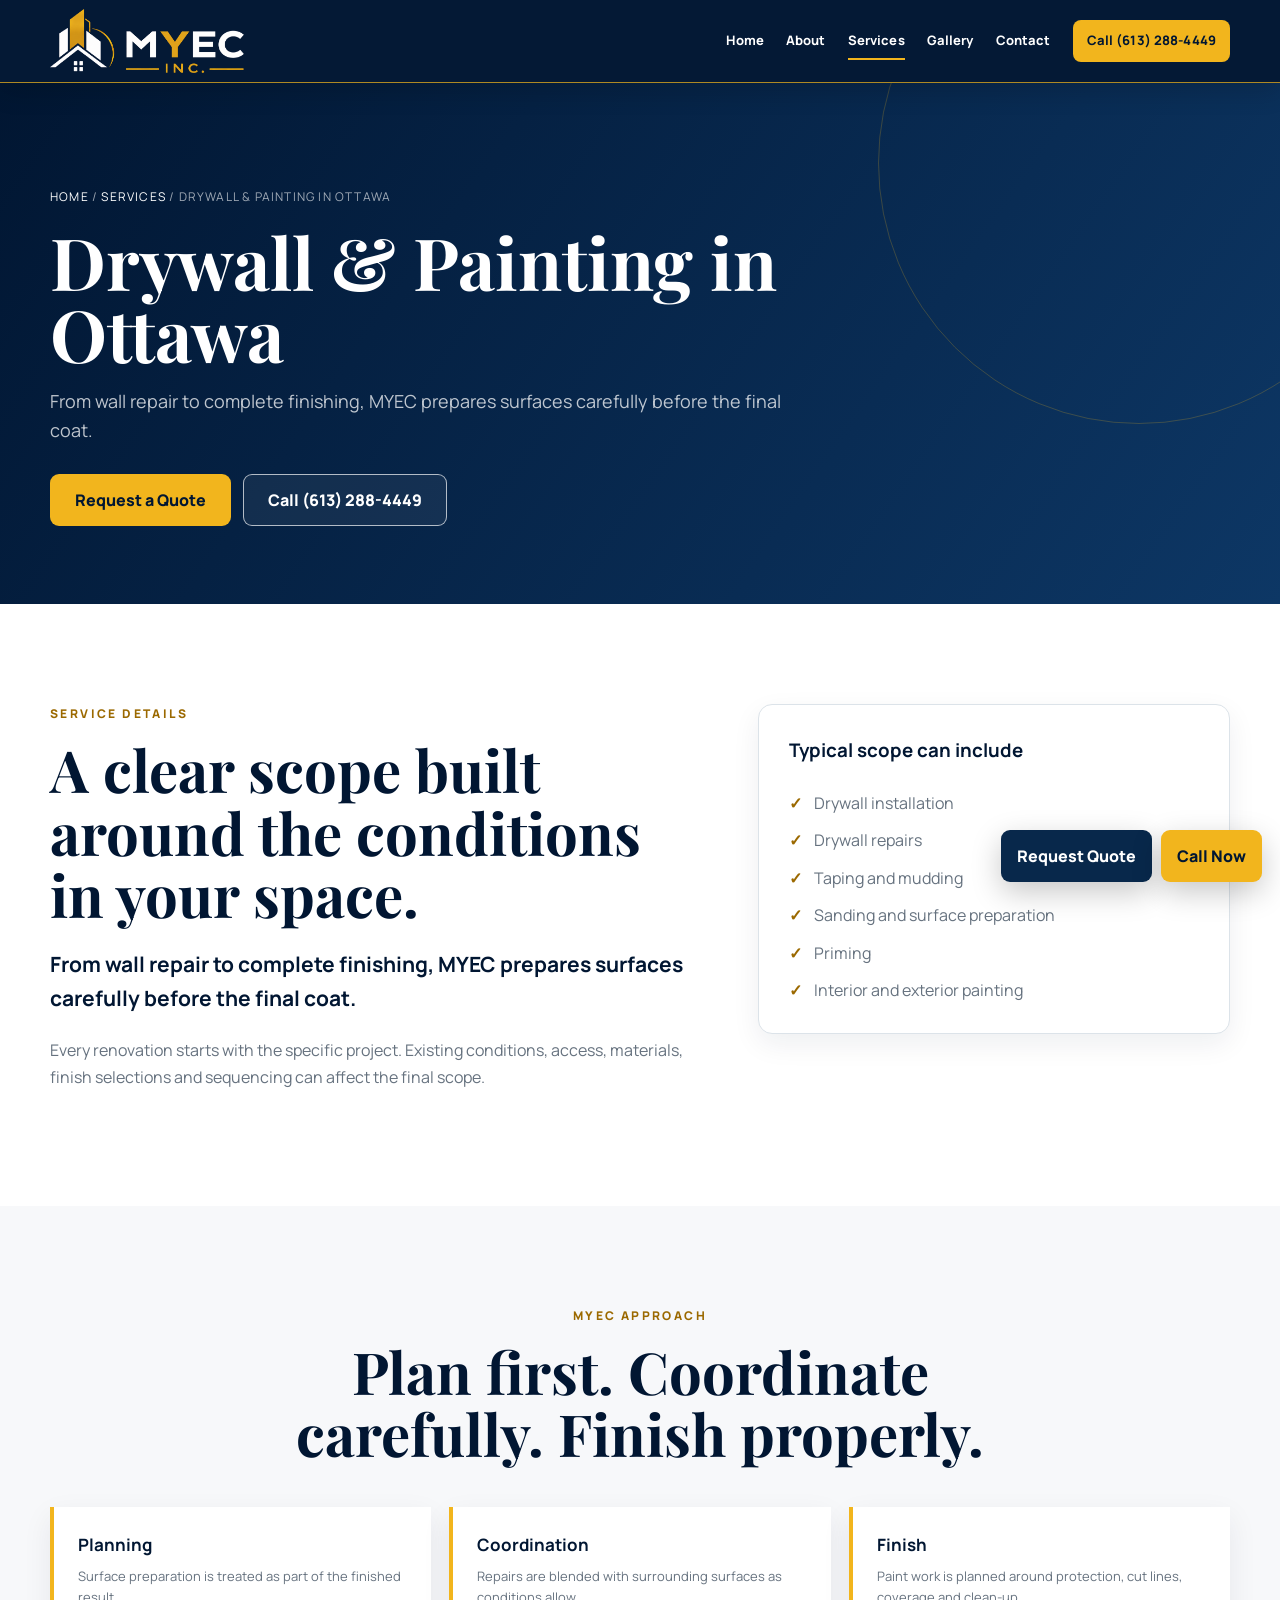
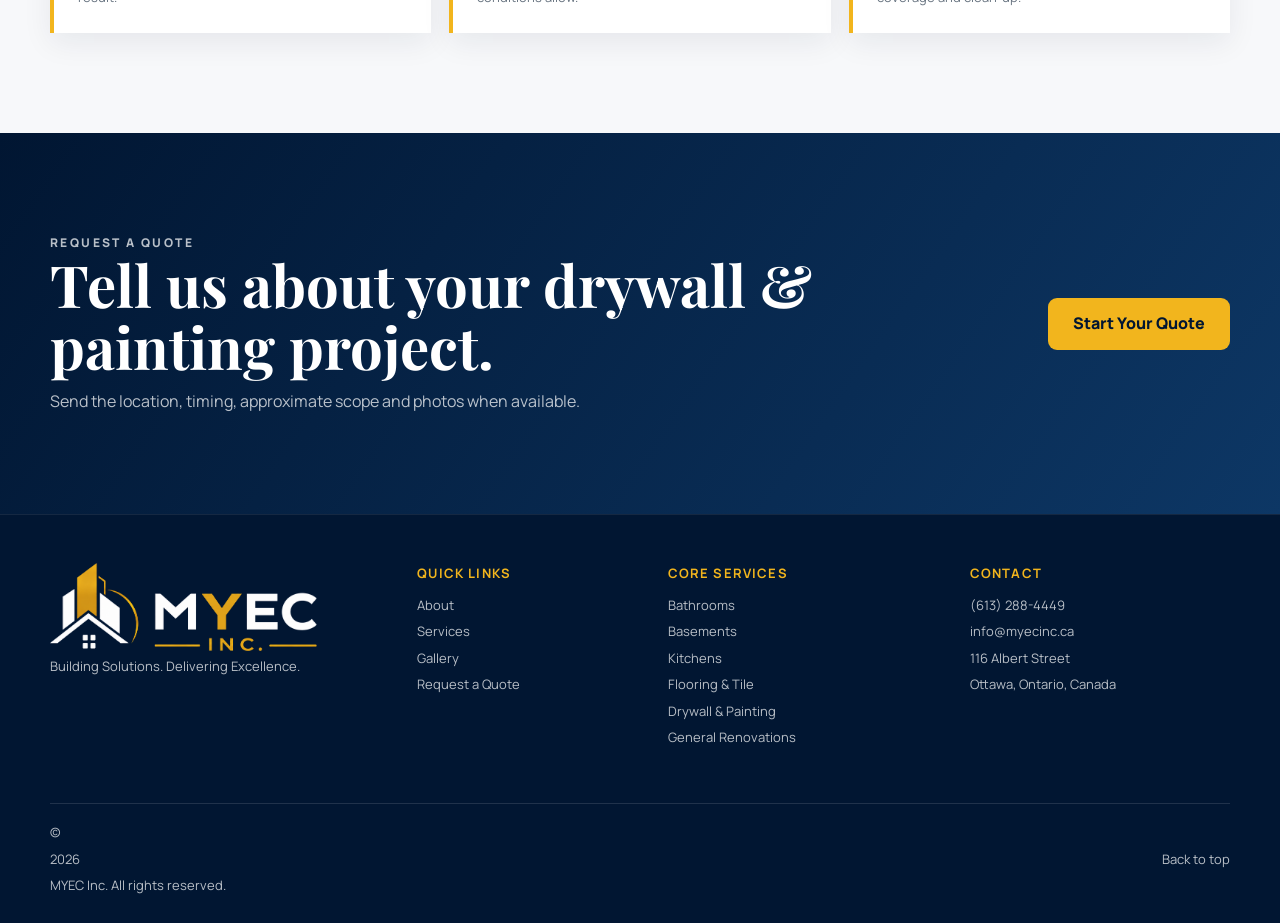
<file: drywall-painting.html>
<!DOCTYPE html>
<html lang="en">
<head>
  <meta charset="UTF-8">
  <meta name="viewport" content="width=device-width, initial-scale=1">
  <meta name="description" content="Professional drywall & painting in ottawa from MYEC Inc., serving Ottawa and surrounding communities.">
  <meta name="robots" content="index, follow">
  <link rel="canonical" href="https://myecinc.ca/drywall-painting.html">
  <meta property="og:title" content="Drywall & Painting in Ottawa | MYEC Inc.">
  <meta property="og:description" content="Professional drywall & painting in ottawa from MYEC Inc., serving Ottawa and surrounding communities.">
  <meta property="og:type" content="website">
  <meta property="og:url" content="https://myecinc.ca/drywall-painting.html">
  <meta property="og:image" content="https://myecinc.ca/assets/images/gallery-kitchen-1.jpg?v=18.1">
  <meta name="theme-color" content="#011632">
  <title>Drywall & Painting in Ottawa | MYEC Inc.</title>
  <link rel="preconnect" href="https://fonts.googleapis.com">
  <link rel="preconnect" href="https://fonts.gstatic.com" crossorigin>
  <link href="https://fonts.googleapis.com/css2?family=Manrope:wght@400;500;600;700;800&family=Playfair+Display:wght@700&display=swap" rel="stylesheet">
  <link rel="icon" type="image/png" href="assets/images/myec-icon.png">
  <link rel="stylesheet" href="style.css?v=19.2">
</head>
<body id="top"><a class="skip-link" href="#main">Skip to content</a>
<header class="site-header">
  <div class="container nav-wrap">
    <a href="index.html" class="brand" aria-label="MYEC Inc. home">
      <img class="brand-logo" src="assets/images/MYEC_Header_Logo_Transparent.png" alt="MYEC Inc.">
    </a>
    <button class="menu-toggle" aria-label="Open menu" aria-expanded="false"><span></span><span></span><span></span></button>
    <nav class="site-nav" aria-label="Primary navigation">
      <a href="index.html">Home</a>
      <a href="about.html">About</a>
      <a href="services.html" aria-current="page">Services</a>
      <a href="projects.html">Gallery</a>
      <a href="contact.html">Contact</a>
      <a href="tel:+16132884449" class="nav-cta">Call (613) 288-4449</a>
    </nav>
  </div>
</header><main class="page-main" id="main">
<section class="page-hero">
  <div class="container">
    <div class="breadcrumbs"><a href="index.html">Home</a> / <a href="services.html">Services</a> / Drywall & Painting in Ottawa</div>
    <h1>Drywall & Painting in Ottawa</h1>
    <p>From wall repair to complete finishing, MYEC prepares surfaces carefully before the final coat.</p>
    <div class="page-actions"><a href="contact.html" class="btn btn-gold">Request a Quote</a><a href="tel:+16132884449" class="btn btn-outline">Call (613) 288-4449</a></div>
  </div>
</section>
<section class="section"><div class="container content-grid">
<div class="reveal"><p class="eyebrow dark">Service Details</p><h2>A clear scope built around the conditions in your space.</h2><p class="lead">From wall repair to complete finishing, MYEC prepares surfaces carefully before the final coat.</p><p class="muted">Every renovation starts with the specific project. Existing conditions, access, materials, finish selections and sequencing can affect the final scope.</p></div>
<aside class="content-card reveal"><h3>Typical scope can include</h3><ul class="feature-list"><li>Drywall installation</li><li>Drywall repairs</li><li>Taping and mudding</li><li>Sanding and surface preparation</li><li>Priming</li><li>Interior and exterior painting</li></ul></aside>
</div></section>
<section class="section detail-band"><div class="container"><div class="section-heading center"><p class="eyebrow dark">MYEC Approach</p><h2>Plan first. Coordinate carefully. Finish properly.</h2></div><div class="detail-grid"><div class="detail-item reveal"><h3>Planning</h3><p>Surface preparation is treated as part of the finished result.</p></div><div class="detail-item reveal"><h3>Coordination</h3><p>Repairs are blended with surrounding surfaces as conditions allow.</p></div><div class="detail-item reveal"><h3>Finish</h3><p>Paint work is planned around protection, cut lines, coverage and clean-up.</p></div></div></div></section>
<section class="section cta-band"><div class="container cta-band-inner"><div><p class="eyebrow">Request a quote</p><h2>Tell us about your drywall & painting project.</h2><p>Send the location, timing, approximate scope and photos when available.</p></div><a class="btn btn-gold" href="contact.html">Start Your Quote</a></div></section>
</main><footer>
  <div class="container footer-grid">
    <div class="footer-branding">
      <img src="assets/images/MYEC_Header_Logo_Transparent.png" alt="MYEC Inc.">
      <p>Building Solutions. Delivering Excellence.</p>
    </div>
    <div>
      <strong>Quick Links</strong>
      <a href="about.html">About</a>
      <a href="services.html">Services</a>
      <a href="projects.html">Gallery</a>
      <a href="contact.html">Request a Quote</a>
    </div>
    <div>
      <strong>Core Services</strong>
      <a href="bathroom-renovations.html">Bathrooms</a>
      <a href="basement-renovations.html">Basements</a>
      <a href="kitchen-renovations.html">Kitchens</a>
      <a href="flooring.html">Flooring &amp; Tile</a>
      <a href="drywall-painting.html">Drywall &amp; Painting</a>
      <a href="general-renovations.html">General Renovations</a>
    </div>
    <div>
      <strong>Contact</strong>
      <a href="tel:+16132884449">(613) 288-4449</a>
      <a href="mailto:info@myecinc.ca">info@myecinc.ca</a>
      <span>116 Albert Street</span>
      <span>Ottawa, Ontario, Canada</span>
    </div>
    <div class="footer-bottom">
      <p>© <span id="year"></span> MYEC Inc. All rights reserved.</p>
      <a href="#top">Back to top</a>
    </div>
  </div>
</footer>
<div class="floating-actions">
  <a class="floating-quote" href="contact.html">Request Quote</a>
  <a class="floating-call" href="tel:+16132884449" aria-label="Call MYEC Inc.">Call Now</a>
</div>
<div class="mobile-contact-bar">
  <a href="tel:+16132884449">Call</a>
  <a href="contact.html">Request Quote</a>
</div>
<script src="script.js?v=19.2" defer></script><script type="application/ld+json">
{
  "@context":"https://schema.org",
  "@type":"HomeAndConstructionBusiness",
  "name":"MYEC Inc.",
  "url":"https://myecinc.ca/",
  "telephone":"+16132884449",
  "email":"info@myecinc.ca",
  "address":{
    "@type":"PostalAddress",
    "streetAddress":"116 Albert Street",
    "addressLocality":"Ottawa",
    "addressRegion":"ON",
    "addressCountry":"CA"
  },
  "areaServed":["Ottawa","Nepean","Kanata","Orléans","Barrhaven","Gloucester","Stittsville","Manotick"]
}
</script></body></html>
</file>
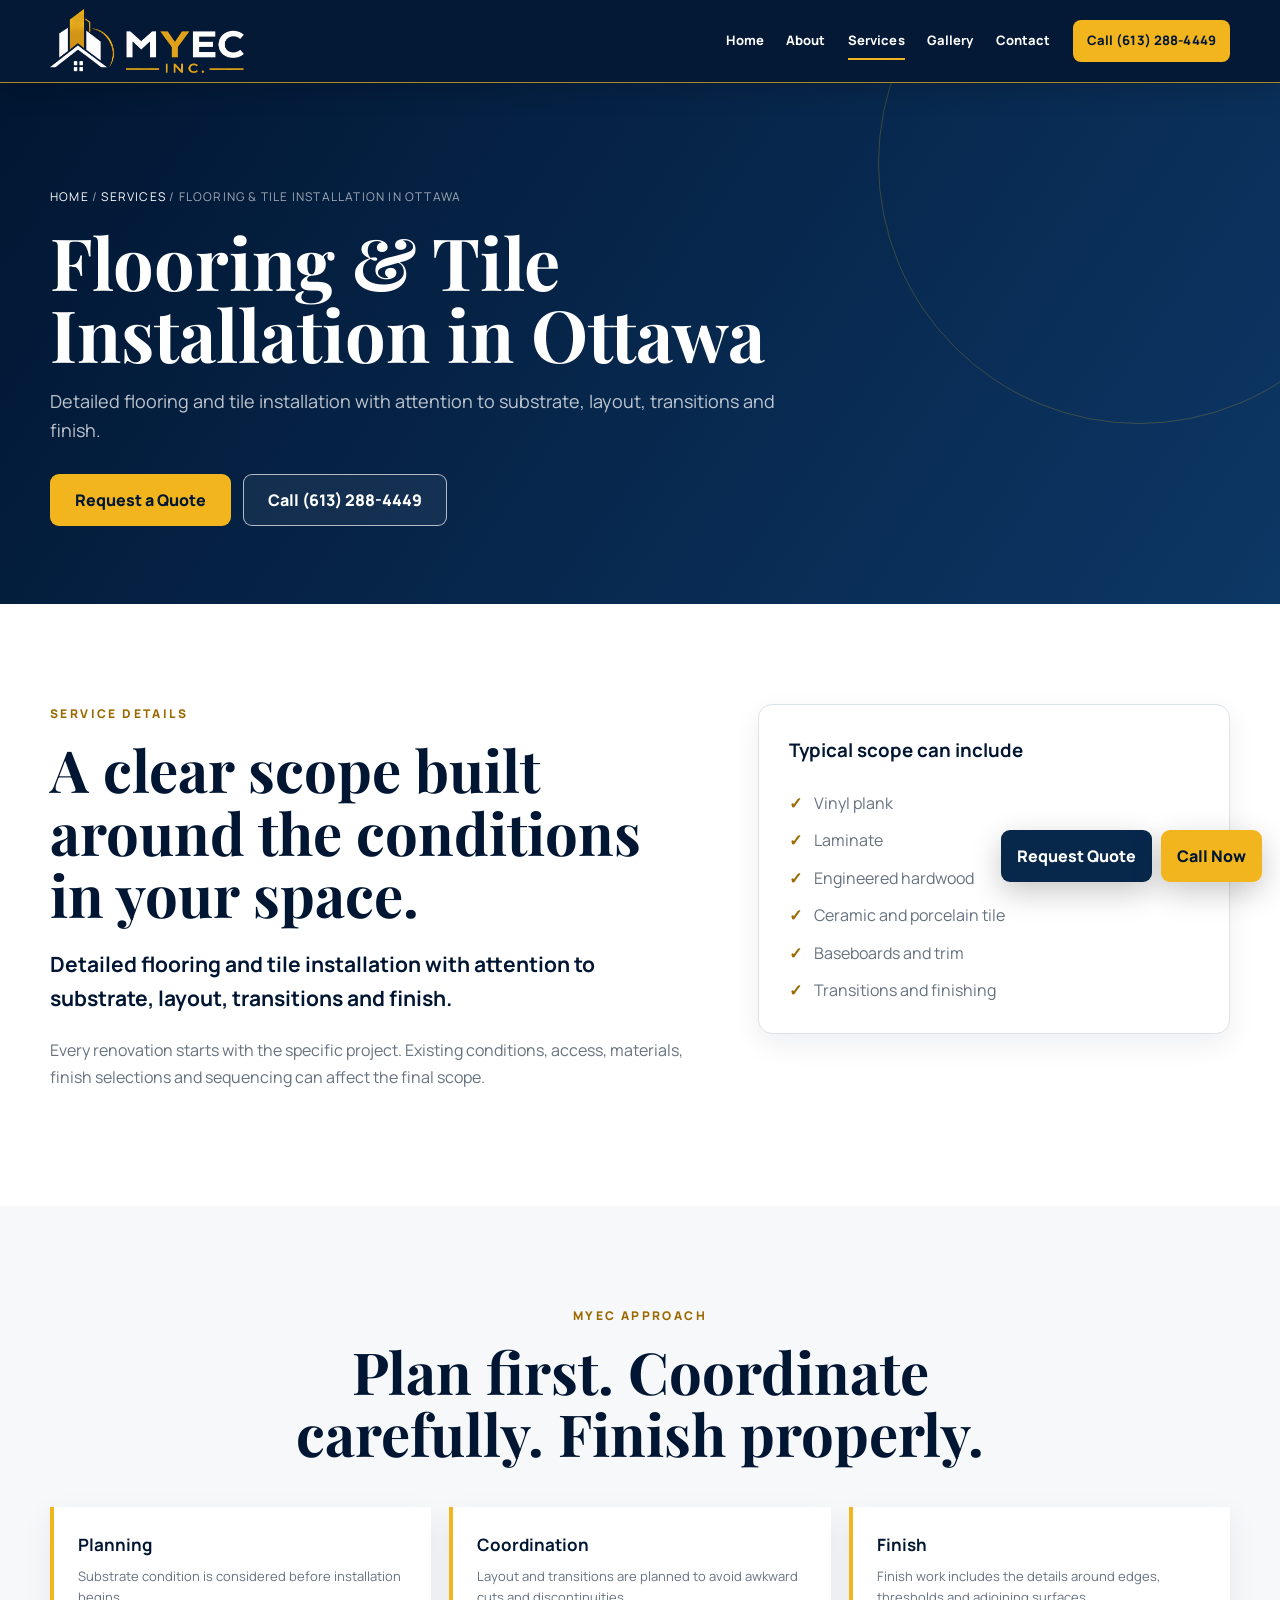
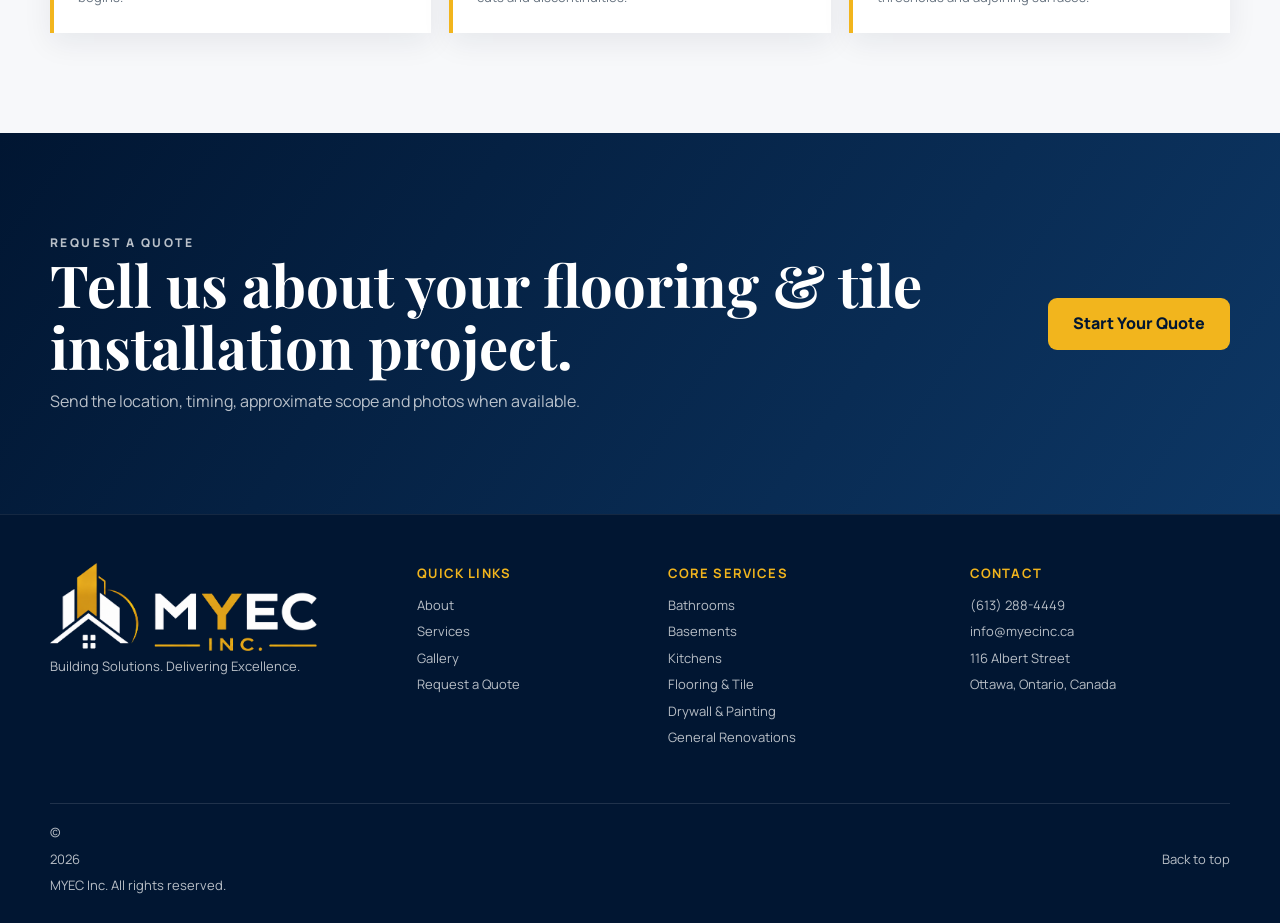
<file: flooring.html>
<!DOCTYPE html>
<html lang="en">
<head>
  <meta charset="UTF-8">
  <meta name="viewport" content="width=device-width, initial-scale=1">
  <meta name="description" content="Professional flooring & tile installation in ottawa from MYEC Inc., serving Ottawa and surrounding communities.">
  <meta name="robots" content="index, follow">
  <link rel="canonical" href="https://myecinc.ca/flooring.html">
  <meta property="og:title" content="Flooring & Tile Installation in Ottawa | MYEC Inc.">
  <meta property="og:description" content="Professional flooring & tile installation in ottawa from MYEC Inc., serving Ottawa and surrounding communities.">
  <meta property="og:type" content="website">
  <meta property="og:url" content="https://myecinc.ca/flooring.html">
  <meta property="og:image" content="https://myecinc.ca/assets/images/gallery-kitchen-1.jpg?v=18.1">
  <meta name="theme-color" content="#011632">
  <title>Flooring & Tile Installation in Ottawa | MYEC Inc.</title>
  <link rel="preconnect" href="https://fonts.googleapis.com">
  <link rel="preconnect" href="https://fonts.gstatic.com" crossorigin>
  <link href="https://fonts.googleapis.com/css2?family=Manrope:wght@400;500;600;700;800&family=Playfair+Display:wght@700&display=swap" rel="stylesheet">
  <link rel="icon" type="image/png" href="assets/images/myec-icon.png">
  <link rel="stylesheet" href="style.css?v=19.2">
</head>
<body id="top"><a class="skip-link" href="#main">Skip to content</a>
<header class="site-header">
  <div class="container nav-wrap">
    <a href="index.html" class="brand" aria-label="MYEC Inc. home">
      <img class="brand-logo" src="assets/images/MYEC_Header_Logo_Transparent.png" alt="MYEC Inc.">
    </a>
    <button class="menu-toggle" aria-label="Open menu" aria-expanded="false"><span></span><span></span><span></span></button>
    <nav class="site-nav" aria-label="Primary navigation">
      <a href="index.html">Home</a>
      <a href="about.html">About</a>
      <a href="services.html" aria-current="page">Services</a>
      <a href="projects.html">Gallery</a>
      <a href="contact.html">Contact</a>
      <a href="tel:+16132884449" class="nav-cta">Call (613) 288-4449</a>
    </nav>
  </div>
</header><main class="page-main" id="main">
<section class="page-hero">
  <div class="container">
    <div class="breadcrumbs"><a href="index.html">Home</a> / <a href="services.html">Services</a> / Flooring & Tile Installation in Ottawa</div>
    <h1>Flooring & Tile Installation in Ottawa</h1>
    <p>Detailed flooring and tile installation with attention to substrate, layout, transitions and finish.</p>
    <div class="page-actions"><a href="contact.html" class="btn btn-gold">Request a Quote</a><a href="tel:+16132884449" class="btn btn-outline">Call (613) 288-4449</a></div>
  </div>
</section>
<section class="section"><div class="container content-grid">
<div class="reveal"><p class="eyebrow dark">Service Details</p><h2>A clear scope built around the conditions in your space.</h2><p class="lead">Detailed flooring and tile installation with attention to substrate, layout, transitions and finish.</p><p class="muted">Every renovation starts with the specific project. Existing conditions, access, materials, finish selections and sequencing can affect the final scope.</p></div>
<aside class="content-card reveal"><h3>Typical scope can include</h3><ul class="feature-list"><li>Vinyl plank</li><li>Laminate</li><li>Engineered hardwood</li><li>Ceramic and porcelain tile</li><li>Baseboards and trim</li><li>Transitions and finishing</li></ul></aside>
</div></section>
<section class="section detail-band"><div class="container"><div class="section-heading center"><p class="eyebrow dark">MYEC Approach</p><h2>Plan first. Coordinate carefully. Finish properly.</h2></div><div class="detail-grid"><div class="detail-item reveal"><h3>Planning</h3><p>Substrate condition is considered before installation begins.</p></div><div class="detail-item reveal"><h3>Coordination</h3><p>Layout and transitions are planned to avoid awkward cuts and discontinuities.</p></div><div class="detail-item reveal"><h3>Finish</h3><p>Finish work includes the details around edges, thresholds and adjoining surfaces.</p></div></div></div></section>
<section class="section cta-band"><div class="container cta-band-inner"><div><p class="eyebrow">Request a quote</p><h2>Tell us about your flooring & tile installation project.</h2><p>Send the location, timing, approximate scope and photos when available.</p></div><a class="btn btn-gold" href="contact.html">Start Your Quote</a></div></section>
</main><footer>
  <div class="container footer-grid">
    <div class="footer-branding">
      <img src="assets/images/MYEC_Header_Logo_Transparent.png" alt="MYEC Inc.">
      <p>Building Solutions. Delivering Excellence.</p>
    </div>
    <div>
      <strong>Quick Links</strong>
      <a href="about.html">About</a>
      <a href="services.html">Services</a>
      <a href="projects.html">Gallery</a>
      <a href="contact.html">Request a Quote</a>
    </div>
    <div>
      <strong>Core Services</strong>
      <a href="bathroom-renovations.html">Bathrooms</a>
      <a href="basement-renovations.html">Basements</a>
      <a href="kitchen-renovations.html">Kitchens</a>
      <a href="flooring.html">Flooring &amp; Tile</a>
      <a href="drywall-painting.html">Drywall &amp; Painting</a>
      <a href="general-renovations.html">General Renovations</a>
    </div>
    <div>
      <strong>Contact</strong>
      <a href="tel:+16132884449">(613) 288-4449</a>
      <a href="mailto:info@myecinc.ca">info@myecinc.ca</a>
      <span>116 Albert Street</span>
      <span>Ottawa, Ontario, Canada</span>
    </div>
    <div class="footer-bottom">
      <p>© <span id="year"></span> MYEC Inc. All rights reserved.</p>
      <a href="#top">Back to top</a>
    </div>
  </div>
</footer>
<div class="floating-actions">
  <a class="floating-quote" href="contact.html">Request Quote</a>
  <a class="floating-call" href="tel:+16132884449" aria-label="Call MYEC Inc.">Call Now</a>
</div>
<div class="mobile-contact-bar">
  <a href="tel:+16132884449">Call</a>
  <a href="contact.html">Request Quote</a>
</div>
<script src="script.js?v=19.2" defer></script><script type="application/ld+json">
{
  "@context":"https://schema.org",
  "@type":"HomeAndConstructionBusiness",
  "name":"MYEC Inc.",
  "url":"https://myecinc.ca/",
  "telephone":"+16132884449",
  "email":"info@myecinc.ca",
  "address":{
    "@type":"PostalAddress",
    "streetAddress":"116 Albert Street",
    "addressLocality":"Ottawa",
    "addressRegion":"ON",
    "addressCountry":"CA"
  },
  "areaServed":["Ottawa","Nepean","Kanata","Orléans","Barrhaven","Gloucester","Stittsville","Manotick"]
}
</script></body></html>
</file>
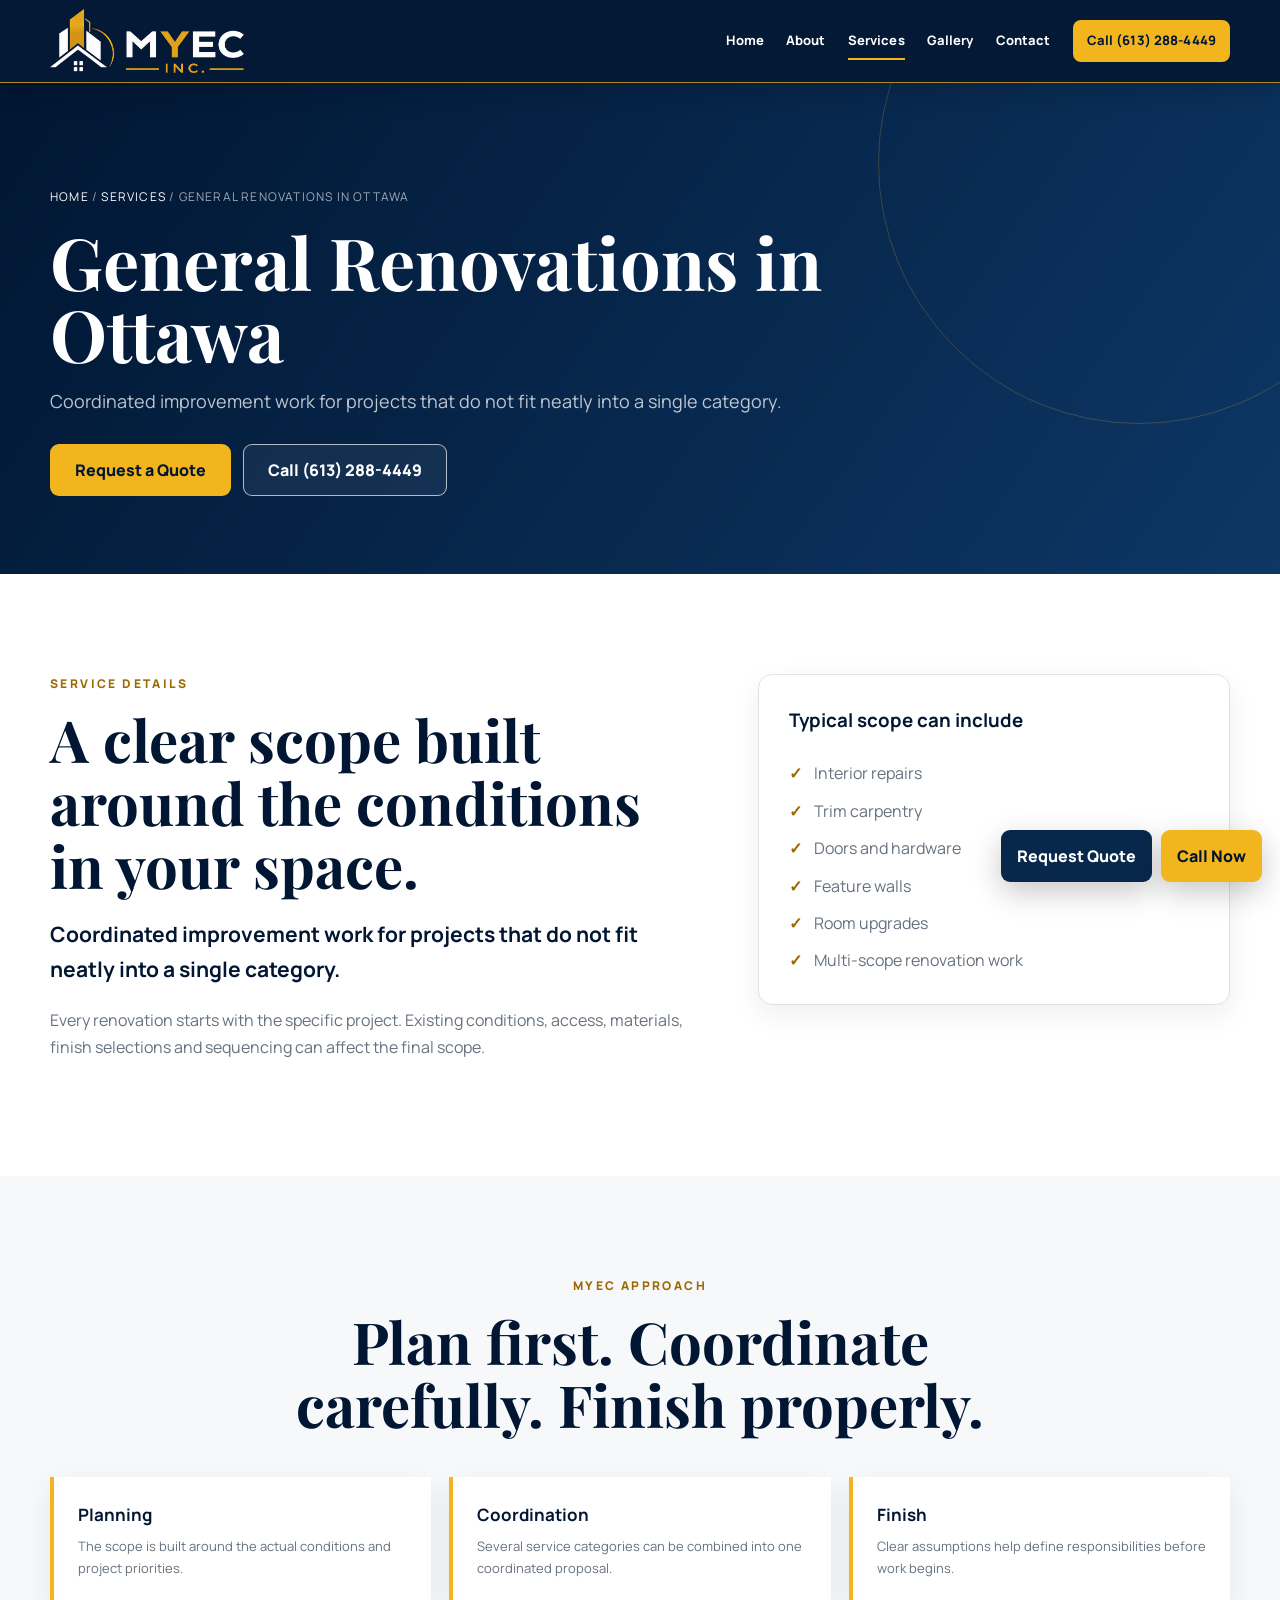
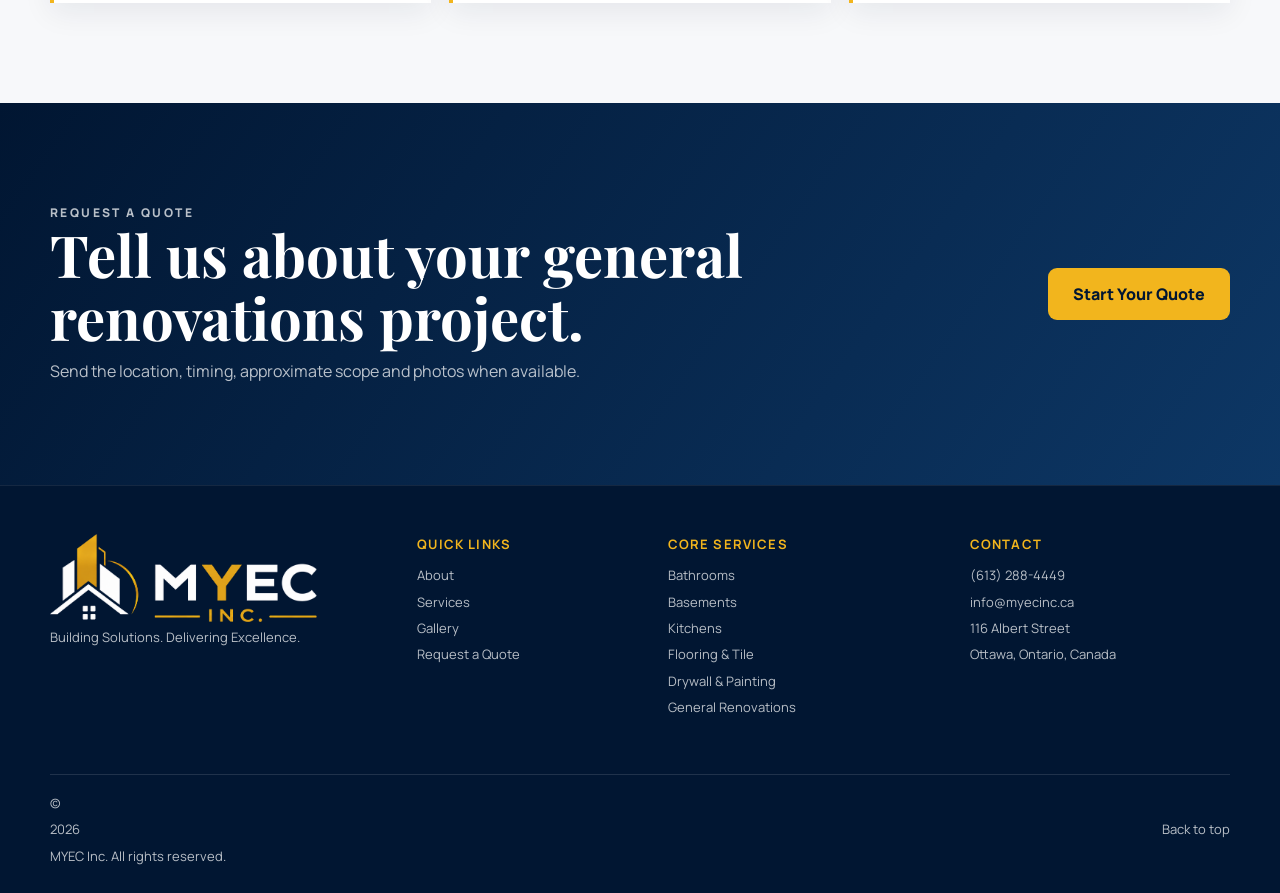
<file: general-renovations.html>
<!DOCTYPE html>
<html lang="en">
<head>
  <meta charset="UTF-8">
  <meta name="viewport" content="width=device-width, initial-scale=1">
  <meta name="description" content="Professional general renovations in ottawa from MYEC Inc., serving Ottawa and surrounding communities.">
  <meta name="robots" content="index, follow">
  <link rel="canonical" href="https://myecinc.ca/general-renovations.html">
  <meta property="og:title" content="General Renovations in Ottawa | MYEC Inc.">
  <meta property="og:description" content="Professional general renovations in ottawa from MYEC Inc., serving Ottawa and surrounding communities.">
  <meta property="og:type" content="website">
  <meta property="og:url" content="https://myecinc.ca/general-renovations.html">
  <meta property="og:image" content="https://myecinc.ca/assets/images/gallery-kitchen-1.jpg?v=18.1">
  <meta name="theme-color" content="#011632">
  <title>General Renovations in Ottawa | MYEC Inc.</title>
  <link rel="preconnect" href="https://fonts.googleapis.com">
  <link rel="preconnect" href="https://fonts.gstatic.com" crossorigin>
  <link href="https://fonts.googleapis.com/css2?family=Manrope:wght@400;500;600;700;800&family=Playfair+Display:wght@700&display=swap" rel="stylesheet">
  <link rel="icon" type="image/png" href="assets/images/myec-icon.png">
  <link rel="stylesheet" href="style.css?v=19.2">
</head>
<body id="top"><a class="skip-link" href="#main">Skip to content</a>
<header class="site-header">
  <div class="container nav-wrap">
    <a href="index.html" class="brand" aria-label="MYEC Inc. home">
      <img class="brand-logo" src="assets/images/MYEC_Header_Logo_Transparent.png" alt="MYEC Inc.">
    </a>
    <button class="menu-toggle" aria-label="Open menu" aria-expanded="false"><span></span><span></span><span></span></button>
    <nav class="site-nav" aria-label="Primary navigation">
      <a href="index.html">Home</a>
      <a href="about.html">About</a>
      <a href="services.html" aria-current="page">Services</a>
      <a href="projects.html">Gallery</a>
      <a href="contact.html">Contact</a>
      <a href="tel:+16132884449" class="nav-cta">Call (613) 288-4449</a>
    </nav>
  </div>
</header><main class="page-main" id="main">
<section class="page-hero">
  <div class="container">
    <div class="breadcrumbs"><a href="index.html">Home</a> / <a href="services.html">Services</a> / General Renovations in Ottawa</div>
    <h1>General Renovations in Ottawa</h1>
    <p>Coordinated improvement work for projects that do not fit neatly into a single category.</p>
    <div class="page-actions"><a href="contact.html" class="btn btn-gold">Request a Quote</a><a href="tel:+16132884449" class="btn btn-outline">Call (613) 288-4449</a></div>
  </div>
</section>
<section class="section"><div class="container content-grid">
<div class="reveal"><p class="eyebrow dark">Service Details</p><h2>A clear scope built around the conditions in your space.</h2><p class="lead">Coordinated improvement work for projects that do not fit neatly into a single category.</p><p class="muted">Every renovation starts with the specific project. Existing conditions, access, materials, finish selections and sequencing can affect the final scope.</p></div>
<aside class="content-card reveal"><h3>Typical scope can include</h3><ul class="feature-list"><li>Interior repairs</li><li>Trim carpentry</li><li>Doors and hardware</li><li>Feature walls</li><li>Room upgrades</li><li>Multi-scope renovation work</li></ul></aside>
</div></section>
<section class="section detail-band"><div class="container"><div class="section-heading center"><p class="eyebrow dark">MYEC Approach</p><h2>Plan first. Coordinate carefully. Finish properly.</h2></div><div class="detail-grid"><div class="detail-item reveal"><h3>Planning</h3><p>The scope is built around the actual conditions and project priorities.</p></div><div class="detail-item reveal"><h3>Coordination</h3><p>Several service categories can be combined into one coordinated proposal.</p></div><div class="detail-item reveal"><h3>Finish</h3><p>Clear assumptions help define responsibilities before work begins.</p></div></div></div></section>
<section class="section cta-band"><div class="container cta-band-inner"><div><p class="eyebrow">Request a quote</p><h2>Tell us about your general renovations project.</h2><p>Send the location, timing, approximate scope and photos when available.</p></div><a class="btn btn-gold" href="contact.html">Start Your Quote</a></div></section>
</main><footer>
  <div class="container footer-grid">
    <div class="footer-branding">
      <img src="assets/images/MYEC_Header_Logo_Transparent.png" alt="MYEC Inc.">
      <p>Building Solutions. Delivering Excellence.</p>
    </div>
    <div>
      <strong>Quick Links</strong>
      <a href="about.html">About</a>
      <a href="services.html">Services</a>
      <a href="projects.html">Gallery</a>
      <a href="contact.html">Request a Quote</a>
    </div>
    <div>
      <strong>Core Services</strong>
      <a href="bathroom-renovations.html">Bathrooms</a>
      <a href="basement-renovations.html">Basements</a>
      <a href="kitchen-renovations.html">Kitchens</a>
      <a href="flooring.html">Flooring &amp; Tile</a>
      <a href="drywall-painting.html">Drywall &amp; Painting</a>
      <a href="general-renovations.html">General Renovations</a>
    </div>
    <div>
      <strong>Contact</strong>
      <a href="tel:+16132884449">(613) 288-4449</a>
      <a href="mailto:info@myecinc.ca">info@myecinc.ca</a>
      <span>116 Albert Street</span>
      <span>Ottawa, Ontario, Canada</span>
    </div>
    <div class="footer-bottom">
      <p>© <span id="year"></span> MYEC Inc. All rights reserved.</p>
      <a href="#top">Back to top</a>
    </div>
  </div>
</footer>
<div class="floating-actions">
  <a class="floating-quote" href="contact.html">Request Quote</a>
  <a class="floating-call" href="tel:+16132884449" aria-label="Call MYEC Inc.">Call Now</a>
</div>
<div class="mobile-contact-bar">
  <a href="tel:+16132884449">Call</a>
  <a href="contact.html">Request Quote</a>
</div>
<script src="script.js?v=19.2" defer></script><script type="application/ld+json">
{
  "@context":"https://schema.org",
  "@type":"HomeAndConstructionBusiness",
  "name":"MYEC Inc.",
  "url":"https://myecinc.ca/",
  "telephone":"+16132884449",
  "email":"info@myecinc.ca",
  "address":{
    "@type":"PostalAddress",
    "streetAddress":"116 Albert Street",
    "addressLocality":"Ottawa",
    "addressRegion":"ON",
    "addressCountry":"CA"
  },
  "areaServed":["Ottawa","Nepean","Kanata","Orléans","Barrhaven","Gloucester","Stittsville","Manotick"]
}
</script></body></html>
</file>
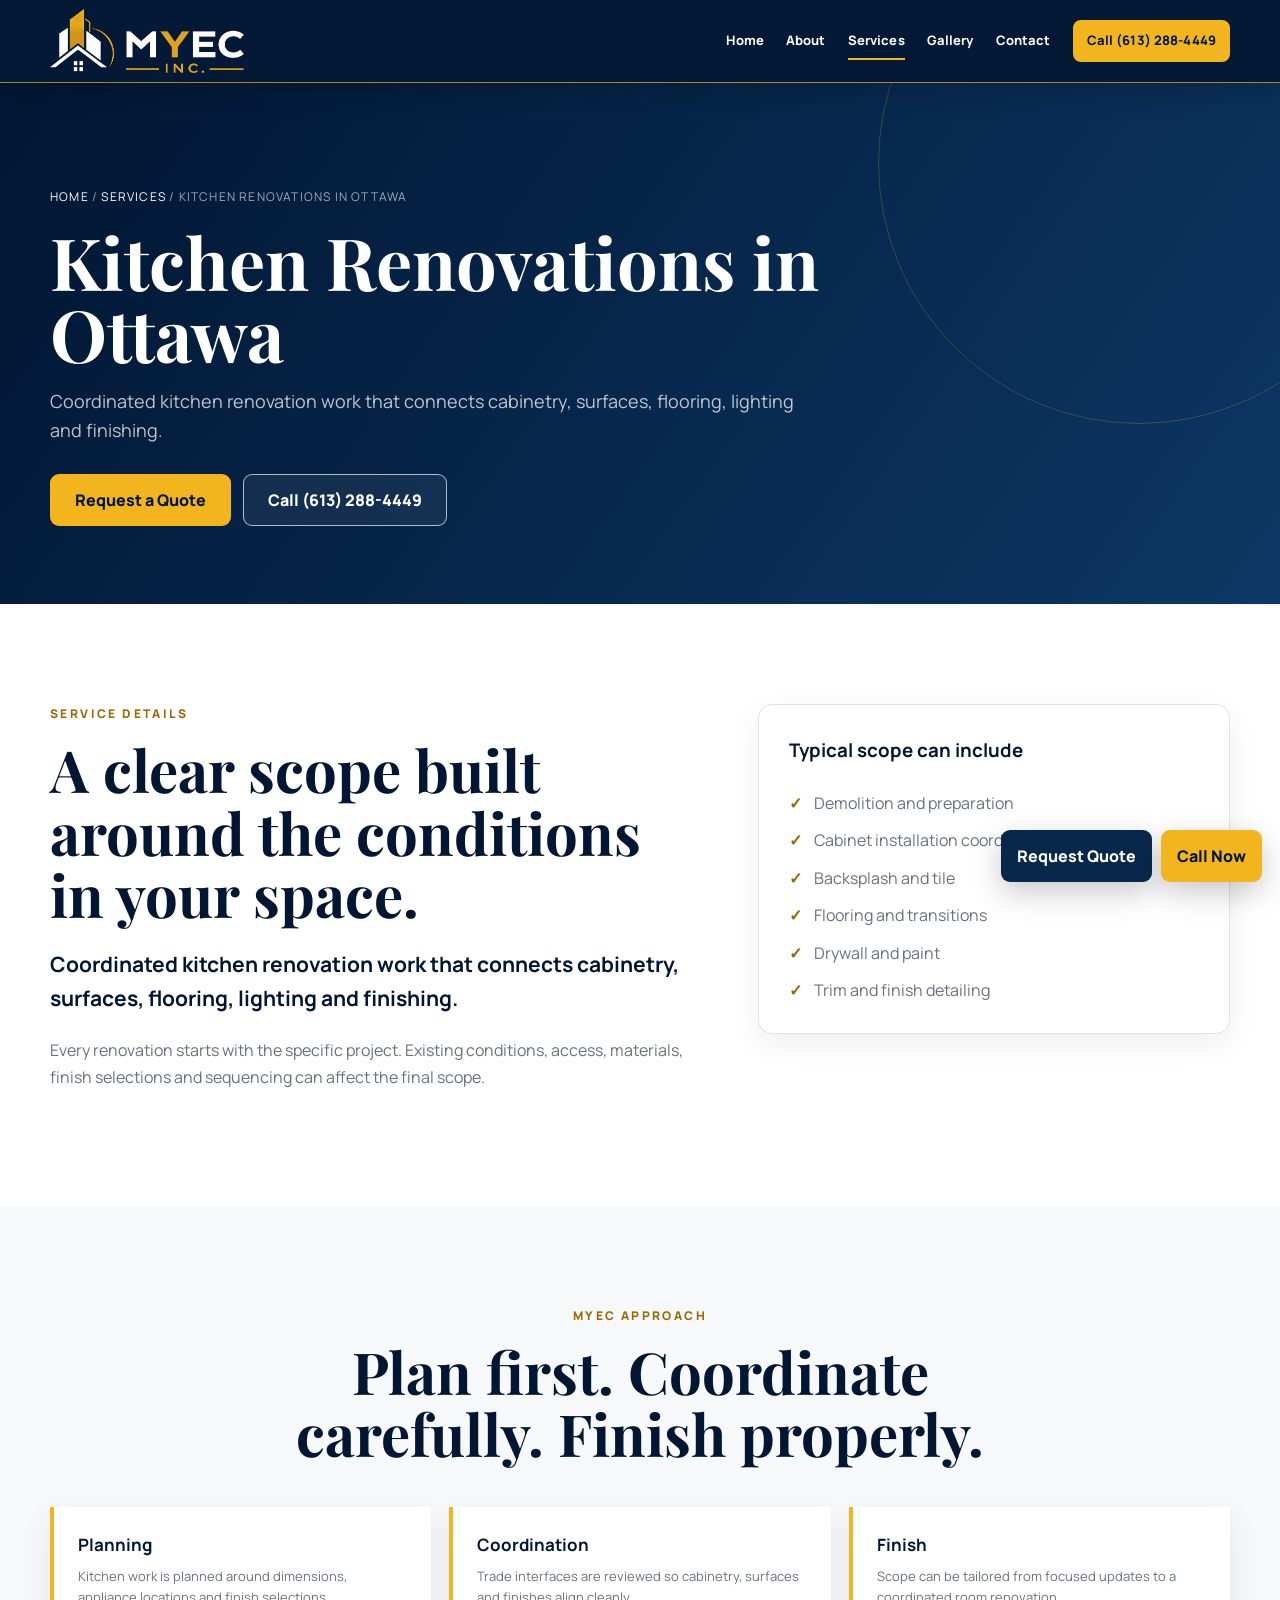
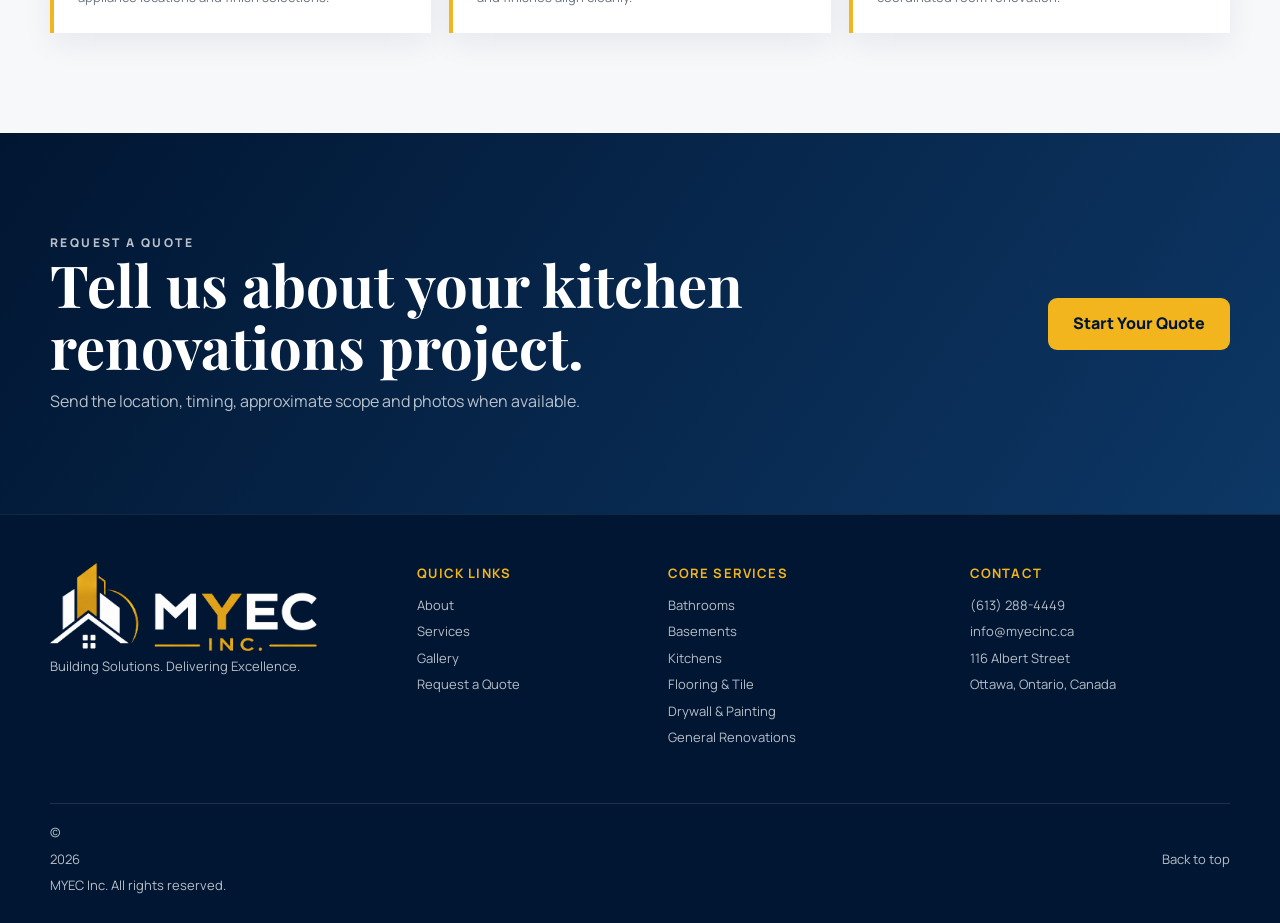
<file: kitchen-renovations.html>
<!DOCTYPE html>
<html lang="en">
<head>
  <meta charset="UTF-8">
  <meta name="viewport" content="width=device-width, initial-scale=1">
  <meta name="description" content="Professional kitchen renovations in ottawa from MYEC Inc., serving Ottawa and surrounding communities.">
  <meta name="robots" content="index, follow">
  <link rel="canonical" href="https://myecinc.ca/kitchen-renovations.html">
  <meta property="og:title" content="Kitchen Renovations in Ottawa | MYEC Inc.">
  <meta property="og:description" content="Professional kitchen renovations in ottawa from MYEC Inc., serving Ottawa and surrounding communities.">
  <meta property="og:type" content="website">
  <meta property="og:url" content="https://myecinc.ca/kitchen-renovations.html">
  <meta property="og:image" content="https://myecinc.ca/assets/images/gallery-kitchen-1.jpg?v=18.1">
  <meta name="theme-color" content="#011632">
  <title>Kitchen Renovations in Ottawa | MYEC Inc.</title>
  <link rel="preconnect" href="https://fonts.googleapis.com">
  <link rel="preconnect" href="https://fonts.gstatic.com" crossorigin>
  <link href="https://fonts.googleapis.com/css2?family=Manrope:wght@400;500;600;700;800&family=Playfair+Display:wght@700&display=swap" rel="stylesheet">
  <link rel="icon" type="image/png" href="assets/images/myec-icon.png">
  <link rel="stylesheet" href="style.css?v=19.2">
</head>
<body id="top"><a class="skip-link" href="#main">Skip to content</a>
<header class="site-header">
  <div class="container nav-wrap">
    <a href="index.html" class="brand" aria-label="MYEC Inc. home">
      <img class="brand-logo" src="assets/images/MYEC_Header_Logo_Transparent.png" alt="MYEC Inc.">
    </a>
    <button class="menu-toggle" aria-label="Open menu" aria-expanded="false"><span></span><span></span><span></span></button>
    <nav class="site-nav" aria-label="Primary navigation">
      <a href="index.html">Home</a>
      <a href="about.html">About</a>
      <a href="services.html" aria-current="page">Services</a>
      <a href="projects.html">Gallery</a>
      <a href="contact.html">Contact</a>
      <a href="tel:+16132884449" class="nav-cta">Call (613) 288-4449</a>
    </nav>
  </div>
</header><main class="page-main" id="main">
<section class="page-hero">
  <div class="container">
    <div class="breadcrumbs"><a href="index.html">Home</a> / <a href="services.html">Services</a> / Kitchen Renovations in Ottawa</div>
    <h1>Kitchen Renovations in Ottawa</h1>
    <p>Coordinated kitchen renovation work that connects cabinetry, surfaces, flooring, lighting and finishing.</p>
    <div class="page-actions"><a href="contact.html" class="btn btn-gold">Request a Quote</a><a href="tel:+16132884449" class="btn btn-outline">Call (613) 288-4449</a></div>
  </div>
</section>
<section class="section"><div class="container content-grid">
<div class="reveal"><p class="eyebrow dark">Service Details</p><h2>A clear scope built around the conditions in your space.</h2><p class="lead">Coordinated kitchen renovation work that connects cabinetry, surfaces, flooring, lighting and finishing.</p><p class="muted">Every renovation starts with the specific project. Existing conditions, access, materials, finish selections and sequencing can affect the final scope.</p></div>
<aside class="content-card reveal"><h3>Typical scope can include</h3><ul class="feature-list"><li>Demolition and preparation</li><li>Cabinet installation coordination</li><li>Backsplash and tile</li><li>Flooring and transitions</li><li>Drywall and paint</li><li>Trim and finish detailing</li></ul></aside>
</div></section>
<section class="section detail-band"><div class="container"><div class="section-heading center"><p class="eyebrow dark">MYEC Approach</p><h2>Plan first. Coordinate carefully. Finish properly.</h2></div><div class="detail-grid"><div class="detail-item reveal"><h3>Planning</h3><p>Kitchen work is planned around dimensions, appliance locations and finish selections.</p></div><div class="detail-item reveal"><h3>Coordination</h3><p>Trade interfaces are reviewed so cabinetry, surfaces and finishes align cleanly.</p></div><div class="detail-item reveal"><h3>Finish</h3><p>Scope can be tailored from focused updates to a coordinated room renovation.</p></div></div></div></section>
<section class="section cta-band"><div class="container cta-band-inner"><div><p class="eyebrow">Request a quote</p><h2>Tell us about your kitchen renovations project.</h2><p>Send the location, timing, approximate scope and photos when available.</p></div><a class="btn btn-gold" href="contact.html">Start Your Quote</a></div></section>
</main><footer>
  <div class="container footer-grid">
    <div class="footer-branding">
      <img src="assets/images/MYEC_Header_Logo_Transparent.png" alt="MYEC Inc.">
      <p>Building Solutions. Delivering Excellence.</p>
    </div>
    <div>
      <strong>Quick Links</strong>
      <a href="about.html">About</a>
      <a href="services.html">Services</a>
      <a href="projects.html">Gallery</a>
      <a href="contact.html">Request a Quote</a>
    </div>
    <div>
      <strong>Core Services</strong>
      <a href="bathroom-renovations.html">Bathrooms</a>
      <a href="basement-renovations.html">Basements</a>
      <a href="kitchen-renovations.html">Kitchens</a>
      <a href="flooring.html">Flooring &amp; Tile</a>
      <a href="drywall-painting.html">Drywall &amp; Painting</a>
      <a href="general-renovations.html">General Renovations</a>
    </div>
    <div>
      <strong>Contact</strong>
      <a href="tel:+16132884449">(613) 288-4449</a>
      <a href="mailto:info@myecinc.ca">info@myecinc.ca</a>
      <span>116 Albert Street</span>
      <span>Ottawa, Ontario, Canada</span>
    </div>
    <div class="footer-bottom">
      <p>© <span id="year"></span> MYEC Inc. All rights reserved.</p>
      <a href="#top">Back to top</a>
    </div>
  </div>
</footer>
<div class="floating-actions">
  <a class="floating-quote" href="contact.html">Request Quote</a>
  <a class="floating-call" href="tel:+16132884449" aria-label="Call MYEC Inc.">Call Now</a>
</div>
<div class="mobile-contact-bar">
  <a href="tel:+16132884449">Call</a>
  <a href="contact.html">Request Quote</a>
</div>
<script src="script.js?v=19.2" defer></script><script type="application/ld+json">
{
  "@context":"https://schema.org",
  "@type":"HomeAndConstructionBusiness",
  "name":"MYEC Inc.",
  "url":"https://myecinc.ca/",
  "telephone":"+16132884449",
  "email":"info@myecinc.ca",
  "address":{
    "@type":"PostalAddress",
    "streetAddress":"116 Albert Street",
    "addressLocality":"Ottawa",
    "addressRegion":"ON",
    "addressCountry":"CA"
  },
  "areaServed":["Ottawa","Nepean","Kanata","Orléans","Barrhaven","Gloucester","Stittsville","Manotick"]
}
</script></body></html>
</file>
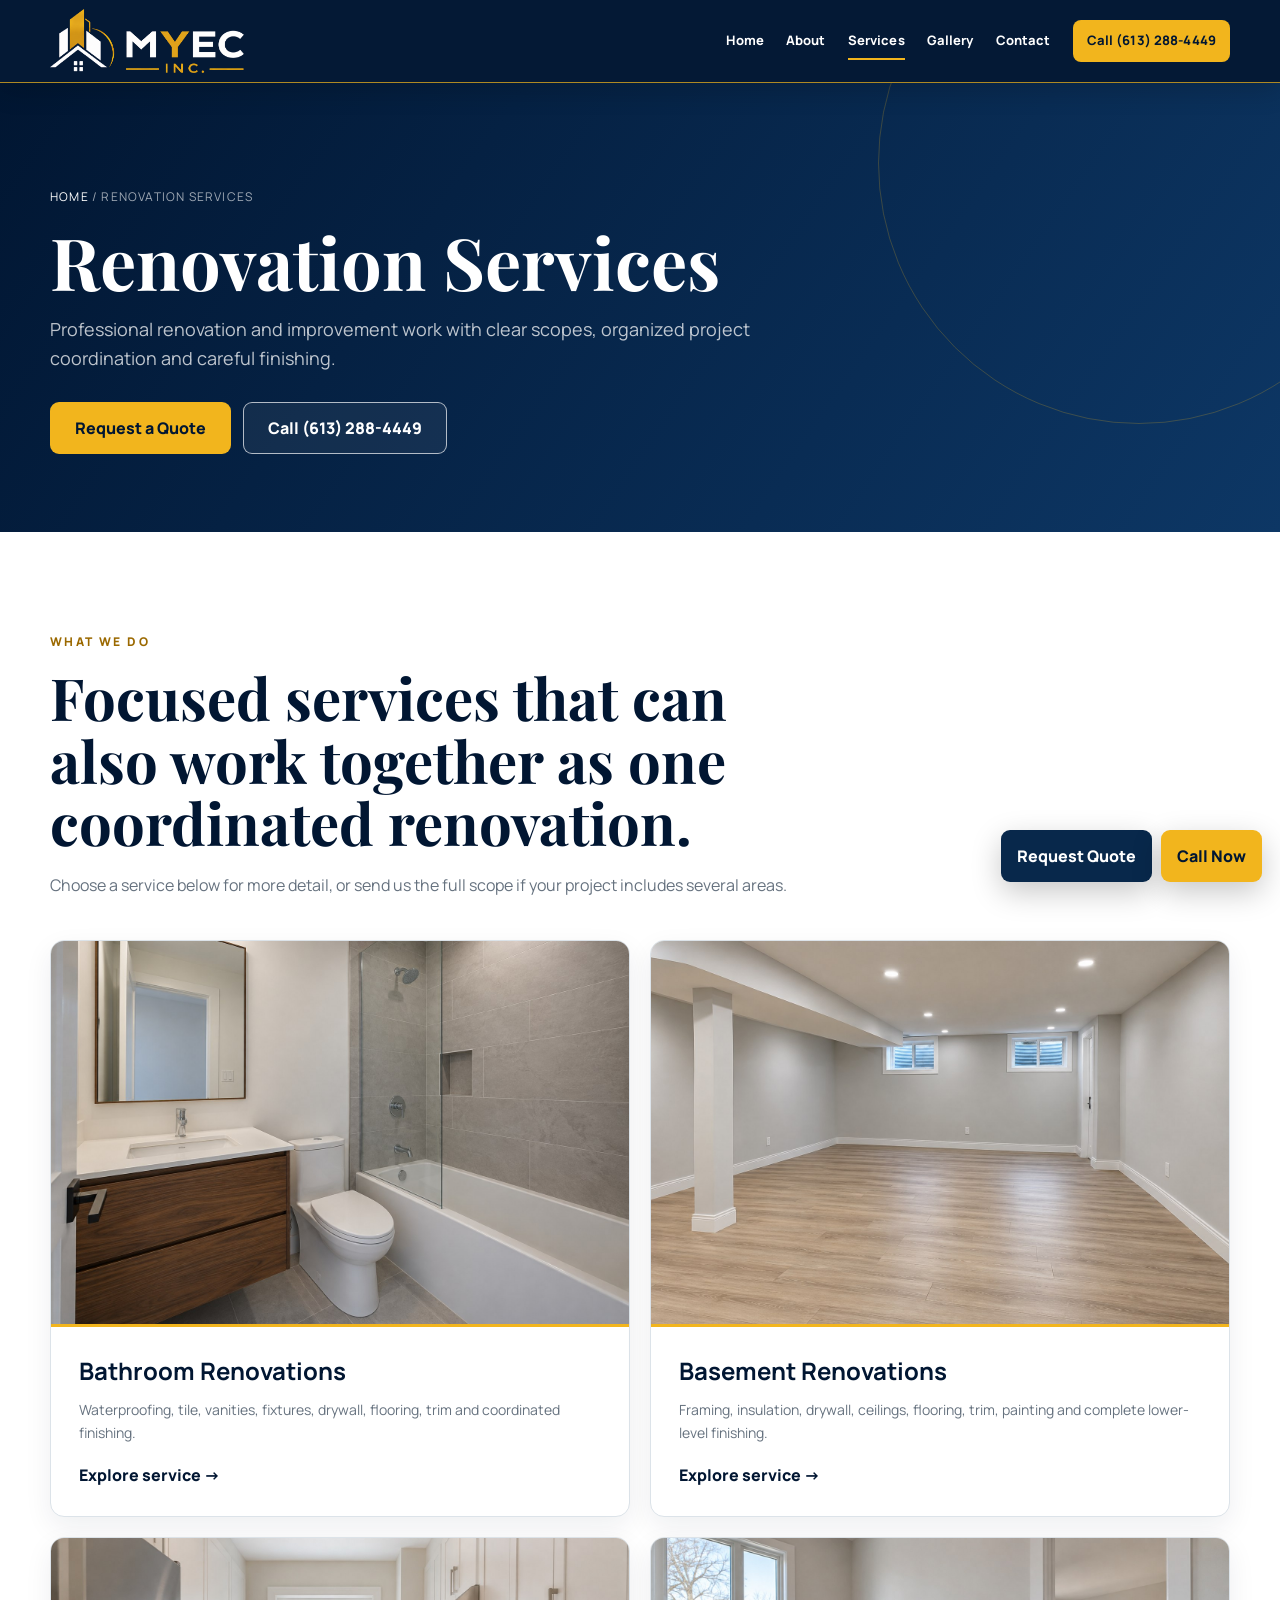
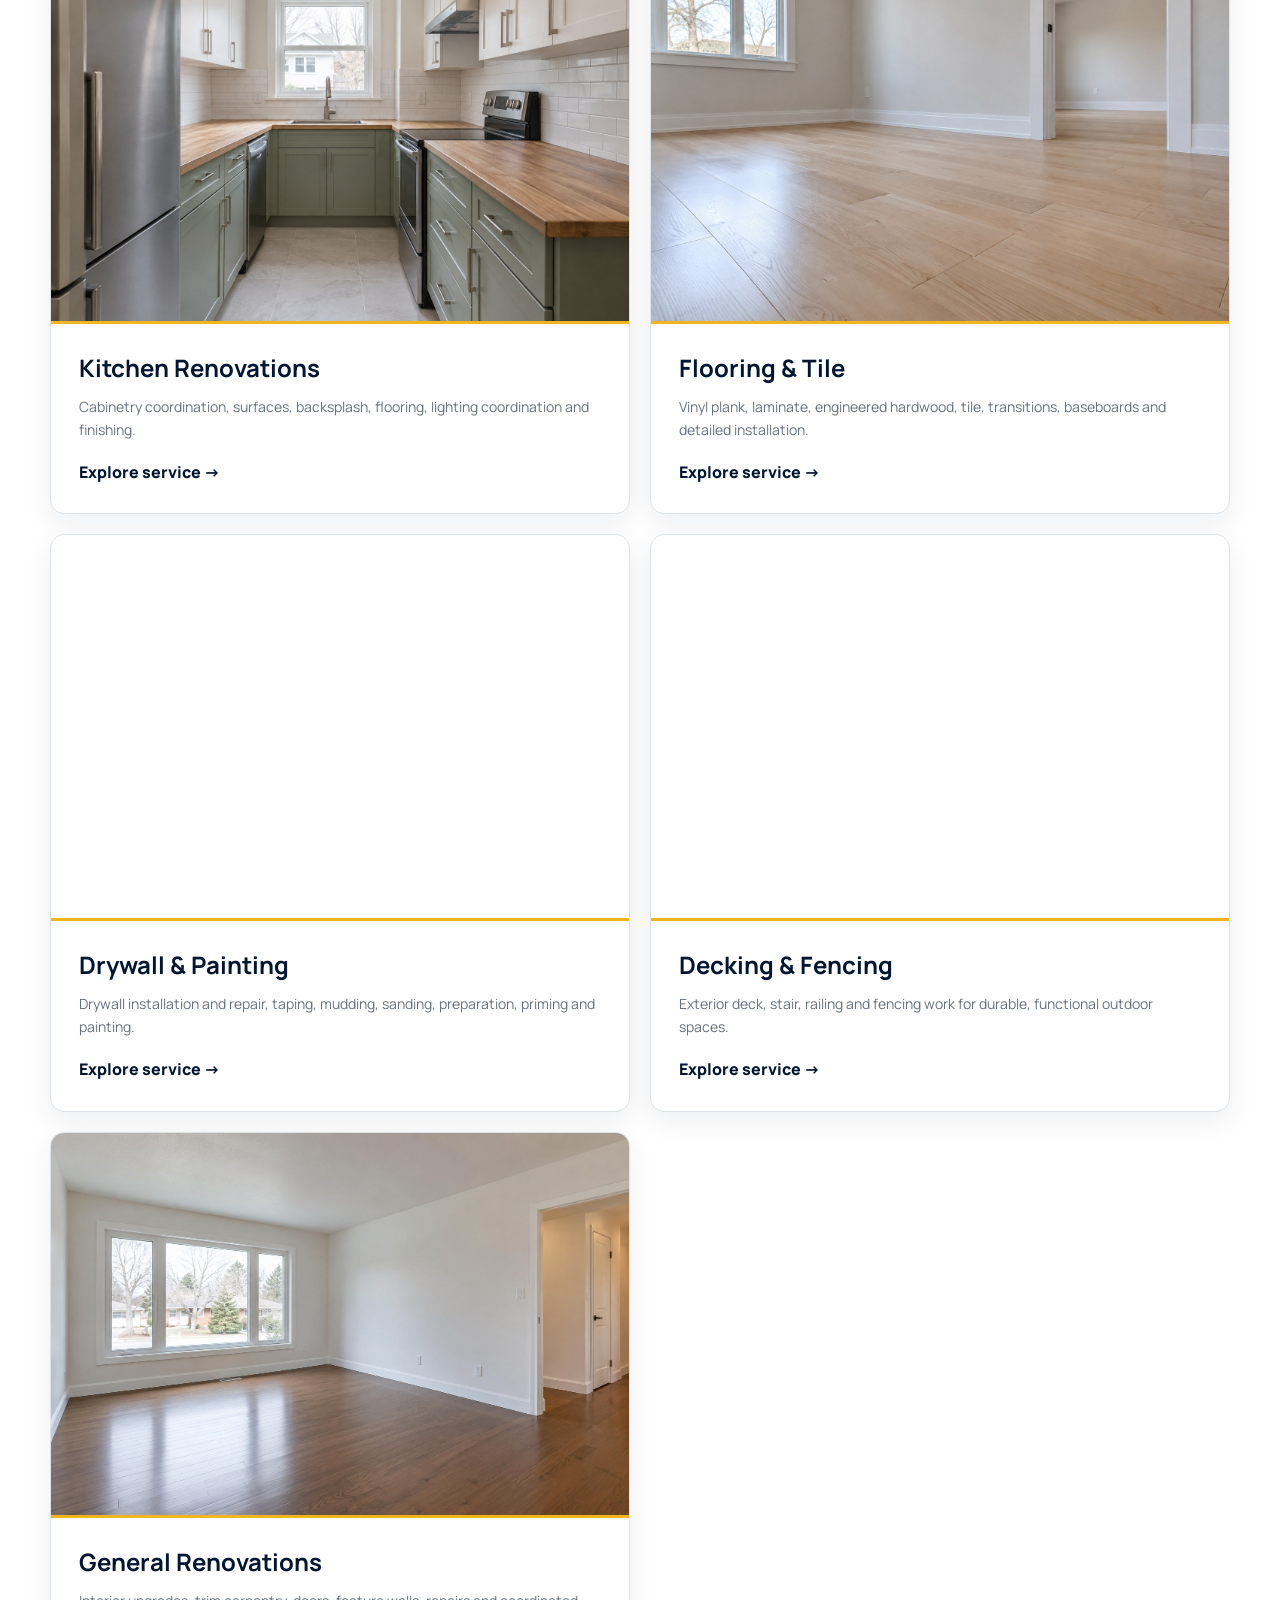
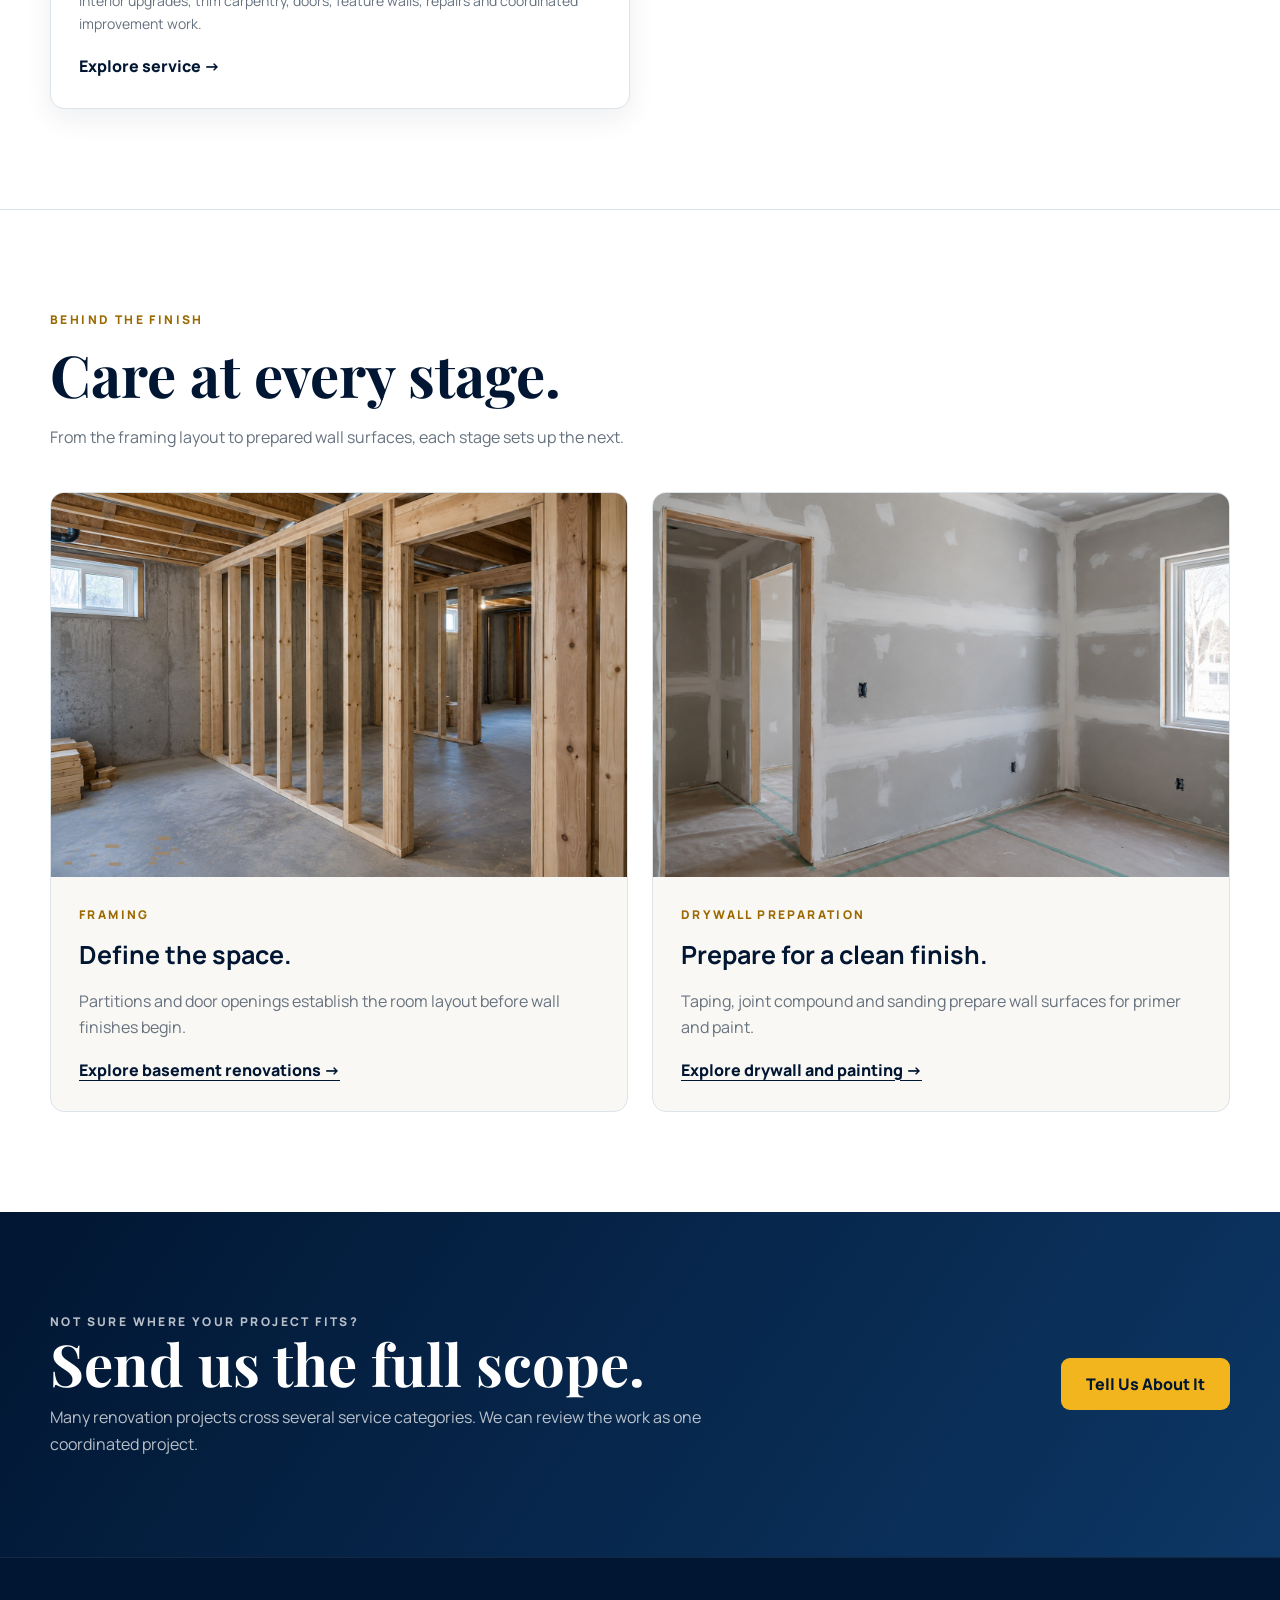
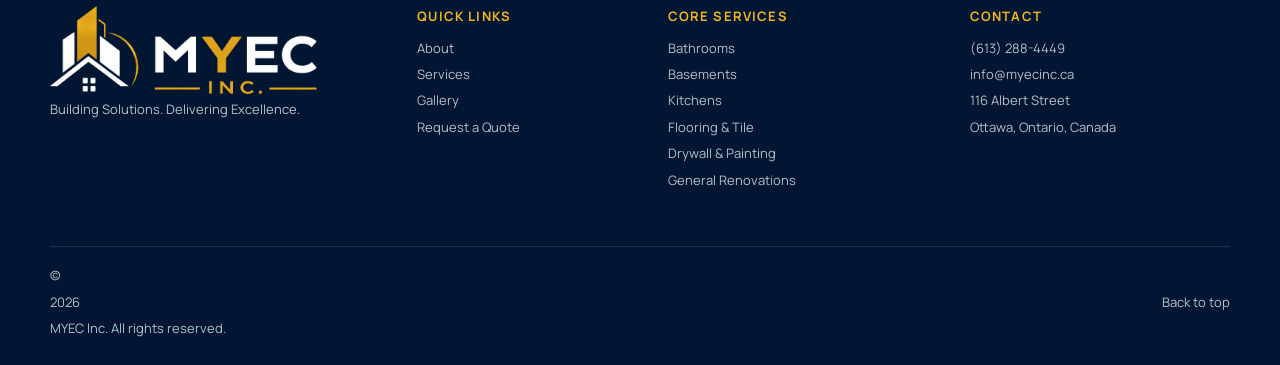
<file: services.html>
<!DOCTYPE html>
<html lang="en">
<head>
  <meta charset="UTF-8">
  <meta name="viewport" content="width=device-width, initial-scale=1">
  <meta name="description" content="Explore MYEC Inc. renovation services in Ottawa, including bathrooms, basements, kitchens, flooring, tile, drywall, painting, decking, fencing and general renovations.">
  <meta name="robots" content="index, follow">
  <link rel="canonical" href="https://myecinc.ca/services.html">
  <meta property="og:title" content="Renovation Services in Ottawa | MYEC Inc.">
  <meta property="og:description" content="Explore MYEC Inc. renovation services in Ottawa, including bathrooms, basements, kitchens, flooring, tile, drywall, painting, decking, fencing and general renovations.">
  <meta property="og:type" content="website">
  <meta property="og:url" content="https://myecinc.ca/services.html">
  <meta property="og:image" content="https://myecinc.ca/assets/images/gallery-kitchen-1.jpg?v=18.1">
  <meta name="theme-color" content="#011632">
  <title>Renovation Services in Ottawa | MYEC Inc.</title>
  <link rel="preconnect" href="https://fonts.googleapis.com">
  <link rel="preconnect" href="https://fonts.gstatic.com" crossorigin>
  <link href="https://fonts.googleapis.com/css2?family=Manrope:wght@400;500;600;700;800&family=Playfair+Display:wght@700&display=swap" rel="stylesheet">
  <link rel="icon" type="image/png" href="assets/images/myec-icon.png">
  <link rel="stylesheet" href="style.css?v=19.2">
</head>
<body id="top"><a class="skip-link" href="#main">Skip to content</a>
<header class="site-header">
  <div class="container nav-wrap">
    <a href="index.html" class="brand" aria-label="MYEC Inc. home">
      <img class="brand-logo" src="assets/images/MYEC_Header_Logo_Transparent.png" alt="MYEC Inc.">
    </a>
    <button class="menu-toggle" aria-label="Open menu" aria-expanded="false"><span></span><span></span><span></span></button>
    <nav class="site-nav" aria-label="Primary navigation">
      <a href="index.html">Home</a>
      <a href="about.html">About</a>
      <a href="services.html" aria-current="page">Services</a>
      <a href="projects.html">Gallery</a>
      <a href="contact.html">Contact</a>
      <a href="tel:+16132884449" class="nav-cta">Call (613) 288-4449</a>
    </nav>
  </div>
</header><main class="page-main" id="main">
<section class="page-hero">
  <div class="container">
    <div class="breadcrumbs"><a href="index.html">Home</a> / Renovation Services</div>
    <h1>Renovation Services</h1>
    <p>Professional renovation and improvement work with clear scopes, organized project coordination and careful finishing.</p>
    <div class="page-actions"><a href="contact.html" class="btn btn-gold">Request a Quote</a><a href="tel:+16132884449" class="btn btn-outline">Call (613) 288-4449</a></div>
  </div>
</section>
<section class="section"><div class="container"><div class="section-heading"><p class="eyebrow dark">What We Do</p><h2>Focused services that can also work together as one coordinated renovation.</h2><p>Choose a service below for more detail, or send us the full scope if your project includes several areas.</p></div><div class="service-page-grid service-photo-grid"><article class="service-card service-photo-card reveal"><img class="service-photo" src="assets/images/unique-service-bathroom.jpg" alt="" width="1536" height="1024" loading="lazy" decoding="async"><div class="service-card-body"><h2>Bathroom Renovations</h2><p>Waterproofing, tile, vanities, fixtures, drywall, flooring, trim and coordinated finishing.</p><a aria-label="Explore Bathroom Renovations" href="bathroom-renovations.html">Explore service →</a></div></article>
<article class="service-card service-photo-card reveal"><img class="service-photo" src="assets/images/unique-service-basement.jpg" alt="" width="1536" height="1024" loading="lazy" decoding="async"><div class="service-card-body"><h2>Basement Renovations</h2><p>Framing, insulation, drywall, ceilings, flooring, trim, painting and complete lower-level finishing.</p><a aria-label="Explore Basement Renovations" href="basement-renovations.html">Explore service →</a></div></article>
<article class="service-card service-photo-card reveal"><img class="service-photo" src="assets/images/unique-service-kitchen.jpg" alt="" width="1536" height="1024" loading="lazy" decoding="async"><div class="service-card-body"><h2>Kitchen Renovations</h2><p>Cabinetry coordination, surfaces, backsplash, flooring, lighting coordination and finishing.</p><a aria-label="Explore Kitchen Renovations" href="kitchen-renovations.html">Explore service →</a></div></article>
<article class="service-card service-photo-card reveal"><img class="service-photo" src="assets/images/unique-service-flooring.jpg" alt="" width="1536" height="1024" loading="lazy" decoding="async"><div class="service-card-body"><h2>Flooring & Tile</h2><p>Vinyl plank, laminate, engineered hardwood, tile, transitions, baseboards and detailed installation.</p><a aria-label="Explore Flooring & Tile" href="flooring.html">Explore service →</a></div></article>
<article class="service-card service-photo-card reveal"><img class="service-photo" src="assets/images/unique-service-painting.jpg" alt="" width="1536" height="1024" loading="lazy" decoding="async"><div class="service-card-body"><h2>Drywall & Painting</h2><p>Drywall installation and repair, taping, mudding, sanding, preparation, priming and painting.</p><a aria-label="Explore Drywall & Painting" href="drywall-painting.html">Explore service →</a></div></article>
<article class="service-card service-photo-card reveal"><img class="service-photo" src="assets/images/unique-service-deck.jpg" alt="" width="1536" height="1024" loading="lazy" decoding="async"><div class="service-card-body"><h2>Decking & Fencing</h2><p>Exterior deck, stair, railing and fencing work for durable, functional outdoor spaces.</p><a aria-label="Explore Decking & Fencing" href="decking-fencing.html">Explore service →</a></div></article>
<article class="service-card service-photo-card reveal"><img class="service-photo" src="assets/images/unique-service-general.jpg" alt="" width="1536" height="1024" loading="lazy" decoding="async"><div class="service-card-body"><h2>General Renovations</h2><p>Interior upgrades, trim carpentry, doors, feature walls, repairs and coordinated improvement work.</p><a aria-label="Explore General Renovations" href="general-renovations.html">Explore service →</a></div></article></div></div></section>
<section class="section construction-section" aria-labelledby="construction-heading">
  <div class="container">
    <div class="section-heading">
      <p class="eyebrow dark">Behind the finish</p>
      <h2 id="construction-heading">Care at every stage.</h2>
      <p>From the framing layout to prepared wall surfaces, each stage sets up the next.</p>
    </div>
    <div class="construction-grid">
      <article class="construction-card reveal">
        <img src="assets/images/unique-process-framing.jpg" alt="Timber wall framing and a doorway during a basement renovation" width="1536" height="1024" loading="lazy" decoding="async">
        <div class="construction-copy"><p class="eyebrow dark">Framing</p><h3>Define the space.</h3><p>Partitions and door openings establish the room layout before wall finishes begin.</p><a href="basement-renovations.html">Explore basement renovations →</a></div>
      </article>
      <article class="construction-card reveal">
        <img src="assets/images/unique-process-drywall.jpg" alt="Drywall seams and screw heads with joint compound before sanding and painting" width="1536" height="1024" loading="lazy" decoding="async">
        <div class="construction-copy"><p class="eyebrow dark">Drywall preparation</p><h3>Prepare for a clean finish.</h3><p>Taping, joint compound and sanding prepare wall surfaces for primer and paint.</p><a href="drywall-painting.html">Explore drywall and painting →</a></div>
      </article>
    </div>
  </div>
</section>
<section class="section cta-band"><div class="container cta-band-inner"><div><p class="eyebrow">Not sure where your project fits?</p><h2>Send us the full scope.</h2><p>Many renovation projects cross several service categories. We can review the work as one coordinated project.</p></div><a href="contact.html" class="btn btn-gold">Tell Us About It</a></div></section>
</main><footer>
  <div class="container footer-grid">
    <div class="footer-branding">
      <img src="assets/images/MYEC_Header_Logo_Transparent.png" alt="MYEC Inc.">
      <p>Building Solutions. Delivering Excellence.</p>
    </div>
    <div>
      <strong>Quick Links</strong>
      <a href="about.html">About</a>
      <a href="services.html">Services</a>
      <a href="projects.html">Gallery</a>
      <a href="contact.html">Request a Quote</a>
    </div>
    <div>
      <strong>Core Services</strong>
      <a href="bathroom-renovations.html">Bathrooms</a>
      <a href="basement-renovations.html">Basements</a>
      <a href="kitchen-renovations.html">Kitchens</a>
      <a href="flooring.html">Flooring &amp; Tile</a>
      <a href="drywall-painting.html">Drywall &amp; Painting</a>
      <a href="general-renovations.html">General Renovations</a>
    </div>
    <div>
      <strong>Contact</strong>
      <a href="tel:+16132884449">(613) 288-4449</a>
      <a href="mailto:info@myecinc.ca">info@myecinc.ca</a>
      <span>116 Albert Street</span>
      <span>Ottawa, Ontario, Canada</span>
    </div>
    <div class="footer-bottom">
      <p>© <span id="year"></span> MYEC Inc. All rights reserved.</p>
      <a href="#top">Back to top</a>
    </div>
  </div>
</footer>
<div class="floating-actions">
  <a class="floating-quote" href="contact.html">Request Quote</a>
  <a class="floating-call" href="tel:+16132884449" aria-label="Call MYEC Inc.">Call Now</a>
</div>
<div class="mobile-contact-bar">
  <a href="tel:+16132884449">Call</a>
  <a href="contact.html">Request Quote</a>
</div>
<script src="script.js?v=19.2" defer></script><script type="application/ld+json">
{
  "@context":"https://schema.org",
  "@type":"HomeAndConstructionBusiness",
  "name":"MYEC Inc.",
  "url":"https://myecinc.ca/",
  "telephone":"+16132884449",
  "email":"info@myecinc.ca",
  "address":{
    "@type":"PostalAddress",
    "streetAddress":"116 Albert Street",
    "addressLocality":"Ottawa",
    "addressRegion":"ON",
    "addressCountry":"CA"
  },
  "areaServed":["Ottawa","Nepean","Kanata","Orléans","Barrhaven","Gloucester","Stittsville","Manotick"]
}
</script></body></html>
</file>
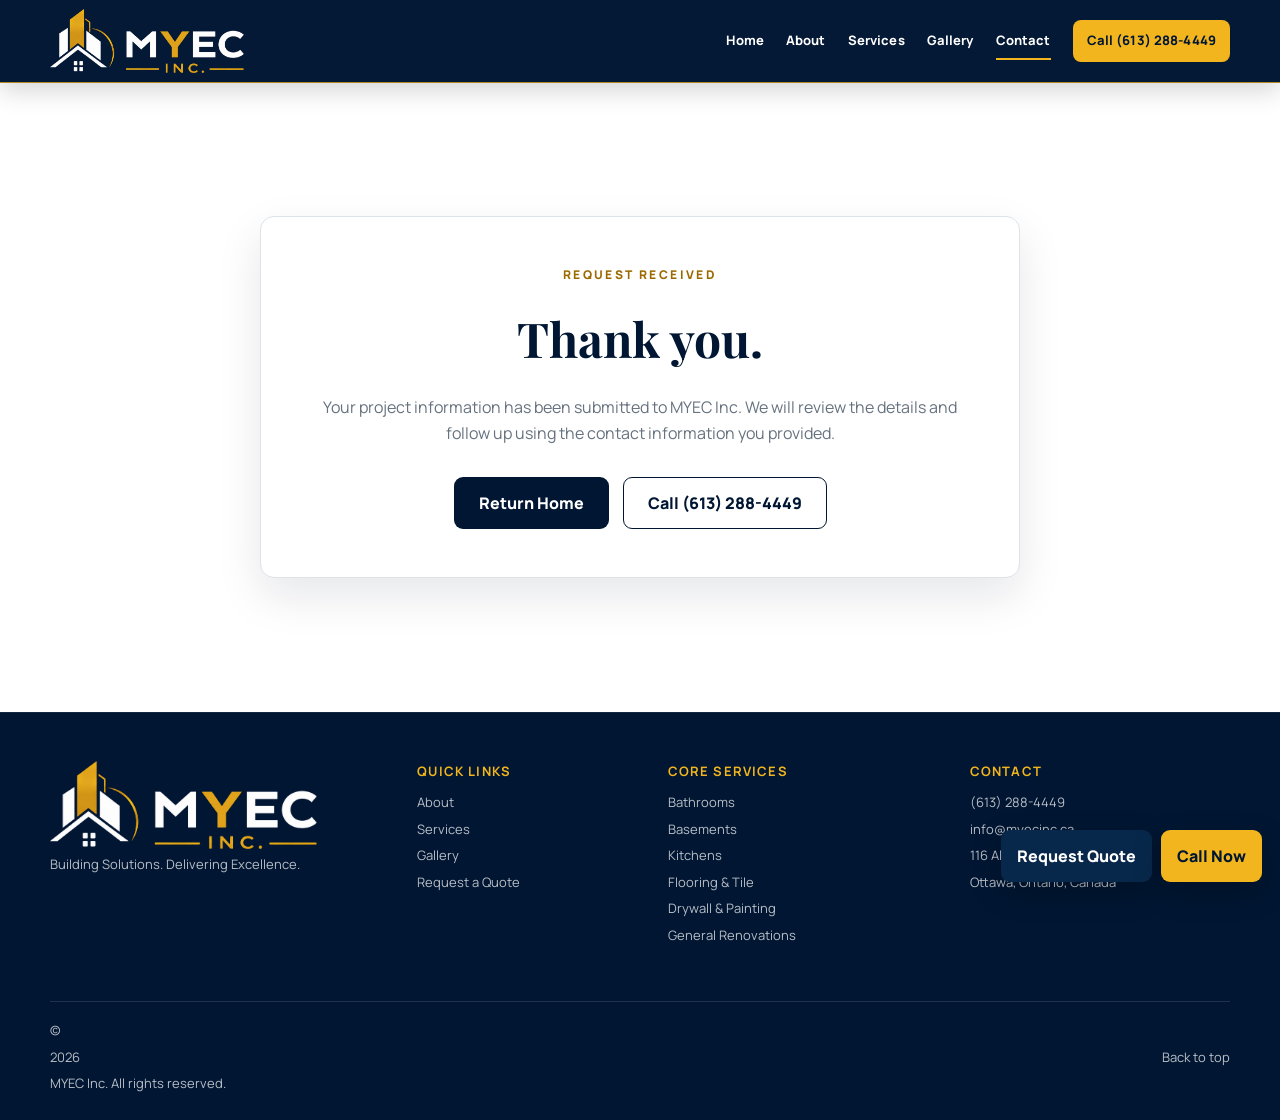
<file: thanks.html>
<!DOCTYPE html>
<html lang="en">
<head>
  <meta charset="UTF-8">
  <meta name="viewport" content="width=device-width, initial-scale=1">
  <meta name="description" content="Thank you for contacting MYEC Inc.">
  <meta name="robots" content="index, follow">
  <link rel="canonical" href="https://myecinc.ca/thanks.html">
  <meta property="og:title" content="Thank You | MYEC Inc.">
  <meta property="og:description" content="Thank you for contacting MYEC Inc.">
  <meta property="og:type" content="website">
  <meta property="og:url" content="https://myecinc.ca/thanks.html">
  <meta property="og:image" content="https://myecinc.ca/assets/images/gallery-kitchen-1.jpg?v=18.1">
  <meta name="theme-color" content="#011632">
  <title>Thank You | MYEC Inc.</title>
  <link rel="preconnect" href="https://fonts.googleapis.com">
  <link rel="preconnect" href="https://fonts.gstatic.com" crossorigin>
  <link href="https://fonts.googleapis.com/css2?family=Manrope:wght@400;500;600;700;800&family=Playfair+Display:wght@700&display=swap" rel="stylesheet">
  <link rel="icon" type="image/png" href="assets/images/myec-icon.png">
  <link rel="stylesheet" href="style.css?v=19.2">
</head>
<body id="top"><a class="skip-link" href="#main">Skip to content</a>
<header class="site-header">
  <div class="container nav-wrap">
    <a href="index.html" class="brand" aria-label="MYEC Inc. home">
      <img class="brand-logo" src="assets/images/MYEC_Header_Logo_Transparent.png" alt="MYEC Inc.">
    </a>
    <button class="menu-toggle" aria-label="Open menu" aria-expanded="false"><span></span><span></span><span></span></button>
    <nav class="site-nav" aria-label="Primary navigation">
      <a href="index.html">Home</a>
      <a href="about.html">About</a>
      <a href="services.html">Services</a>
      <a href="projects.html">Gallery</a>
      <a href="contact.html" aria-current="page">Contact</a>
      <a href="tel:+16132884449" class="nav-cta">Call (613) 288-4449</a>
    </nav>
  </div>
</header><main class="page-main" id="main"><section class="section" style="min-height:70vh;display:grid;align-items:center"><div class="container"><div class="center-card"><p class="eyebrow dark">Request Received</p><h1>Thank you.</h1><p>Your project information has been submitted to MYEC Inc. We will review the details and follow up using the contact information you provided.</p><div class="hero-actions" style="justify-content:center"><a class="btn btn-navy" href="index.html">Return Home</a><a class="btn btn-outline-dark" href="tel:+16132884449">Call (613) 288-4449</a></div></div></div></section></main><footer>
  <div class="container footer-grid">
    <div class="footer-branding">
      <img src="assets/images/MYEC_Header_Logo_Transparent.png" alt="MYEC Inc.">
      <p>Building Solutions. Delivering Excellence.</p>
    </div>
    <div>
      <strong>Quick Links</strong>
      <a href="about.html">About</a>
      <a href="services.html">Services</a>
      <a href="projects.html">Gallery</a>
      <a href="contact.html">Request a Quote</a>
    </div>
    <div>
      <strong>Core Services</strong>
      <a href="bathroom-renovations.html">Bathrooms</a>
      <a href="basement-renovations.html">Basements</a>
      <a href="kitchen-renovations.html">Kitchens</a>
      <a href="flooring.html">Flooring &amp; Tile</a>
      <a href="drywall-painting.html">Drywall &amp; Painting</a>
      <a href="general-renovations.html">General Renovations</a>
    </div>
    <div>
      <strong>Contact</strong>
      <a href="tel:+16132884449">(613) 288-4449</a>
      <a href="mailto:info@myecinc.ca">info@myecinc.ca</a>
      <span>116 Albert Street</span>
      <span>Ottawa, Ontario, Canada</span>
    </div>
    <div class="footer-bottom">
      <p>© <span id="year"></span> MYEC Inc. All rights reserved.</p>
      <a href="#top">Back to top</a>
    </div>
  </div>
</footer>
<div class="floating-actions">
  <a class="floating-quote" href="contact.html">Request Quote</a>
  <a class="floating-call" href="tel:+16132884449" aria-label="Call MYEC Inc.">Call Now</a>
</div>
<div class="mobile-contact-bar">
  <a href="tel:+16132884449">Call</a>
  <a href="contact.html">Request Quote</a>
</div>
<script src="script.js?v=19.2" defer></script></body></html>
</file>
<file: style.css>
:root{
  --navy:#011632;
  --navy-2:#08284b;
  --navy-3:#0d3765;
  --gold:#f2b51d;
  --gold-light:#ffd15b;
  --ink:#18212b;
  --muted:#66727f;
  --paper:#f5f7f9;
  --paper-warm:#f7f4ed;
  --line:#dce3e9;
  --white:#ffffff;
  --shadow:0 18px 45px rgba(1,22,50,.10);
  --shadow-soft:0 10px 28px rgba(1,22,50,.07);
  --radius:14px;
}
*{box-sizing:border-box}
html{scroll-behavior:smooth;scroll-padding-top:92px}
body{margin:0;font-family:Manrope,Arial,sans-serif;color:var(--ink);line-height:1.65;background:#fff;overflow-x:hidden}
img{max-width:100%;display:block}
a{color:inherit}
button,input,select,textarea{font:inherit}
button{cursor:pointer}
.container{width:min(1180px,calc(100% - 40px));margin-inline:auto}
.section{padding:100px 0}
.section-sm{padding:72px 0}
.eyebrow{margin:0 0 14px;text-transform:uppercase;letter-spacing:.2em;font-size:12px;font-weight:800;color:var(--gold)}
.eyebrow.dark{color:#9b6900}
.section h2,.page-hero h1,.hero h1{font-family:"Playfair Display",Georgia,serif}
.section h2{margin:0 0 18px;color:var(--navy);font-size:clamp(36px,4.6vw,58px);line-height:1.08}
.section-heading{max-width:780px;margin-bottom:42px}
.section-heading.center{text-align:center;margin-inline:auto}
.section-heading p:last-child{color:var(--muted)}
.lead{font-size:21px;font-weight:700;color:var(--navy)}
.muted{color:var(--muted)}
.skip-link{position:fixed;left:12px;top:-70px;z-index:999;background:#fff;color:var(--navy);padding:10px 14px;border-radius:8px;font-weight:800;transition:.2s}
.skip-link:focus{top:12px}
.btn{display:inline-flex;align-items:center;justify-content:center;gap:8px;min-height:52px;padding:0 24px;border:1px solid transparent;border-radius:9px;text-decoration:none;font-weight:800;transition:transform .2s ease,background .2s ease,border-color .2s ease,color .2s ease}
.btn:hover{transform:translateY(-2px)}
.btn-gold{background:var(--gold);color:var(--navy)}
.btn-gold:hover{background:var(--gold-light)}
.btn-navy{background:var(--navy);color:#fff}
.btn-navy:hover{background:var(--navy-2)}
.btn-outline{border-color:rgba(255,255,255,.68);color:#fff;background:rgba(255,255,255,.06)}
.btn-outline:hover{background:#fff;color:var(--navy)}
.btn-outline-dark{border-color:var(--navy);color:var(--navy);background:transparent}
.btn-outline-dark:hover{background:var(--navy);color:#fff}
.text-link{color:var(--navy);font-weight:800;text-decoration:none;border-bottom:2px solid var(--gold)}
.reveal{opacity:0;transform:translateY(22px);transition:opacity .65s ease,transform .65s ease}
.reveal.visible{opacity:1;transform:none}

/* Header */
.site-header{position:fixed;inset:0 0 auto;z-index:100;background:rgba(1,22,50,.985);border-bottom:1px solid rgba(242,181,29,.72);box-shadow:0 8px 24px rgba(0,0,0,.16);backdrop-filter:blur(10px)}
.nav-wrap{height:82px;display:grid;grid-template-columns:285px 1fr;gap:28px;align-items:center}
.brand{display:flex;align-items:center;text-decoration:none;max-width:285px}
.brand-logo,.site-header .brand img{height:64px;width:auto;max-width:275px;object-fit:contain}
.site-nav{display:flex;align-items:center;justify-content:flex-end;gap:22px}
.site-nav a{position:relative;color:#fff;text-decoration:none;font-size:13px;font-weight:750;letter-spacing:.01em;white-space:nowrap}
.site-nav a:not(.nav-cta):after{content:"";position:absolute;left:0;right:0;bottom:-8px;height:2px;background:var(--gold);transform:scaleX(0);transition:.22s}
.site-nav a:not(.nav-cta):hover:after,.site-nav a[aria-current="page"]:not(.nav-cta):after{transform:scaleX(1)}
.nav-cta{background:var(--gold);color:var(--navy)!important;padding:10px 14px;border-radius:8px}
.nav-cta:hover{background:var(--gold-light)}
.menu-toggle{display:none;background:transparent;border:0;padding:8px}
.menu-toggle span{display:block;width:27px;height:2px;background:#fff;margin:5px 0;transition:.2s}

/* Hero */
.hero{min-height:760px;display:flex;align-items:center;position:relative;color:#fff;background:center/cover no-repeat}
.hero-kitchen{background-image:url('assets/images/unique-hero-kitchen.jpg')}
.hero-shade{position:absolute;inset:0;background:linear-gradient(90deg,rgba(1,22,50,.94) 0%,rgba(1,22,50,.78) 45%,rgba(1,22,50,.20) 100%)}
.hero-content{position:relative;z-index:2;padding-top:120px;padding-bottom:80px}
.hero h1{margin:0 0 24px;max-width:940px;font-size:clamp(52px,7vw,86px);line-height:.98;letter-spacing:-.02em}
.hero h1 span{color:var(--gold)}
.hero-copy,.hero-content>p:not(.eyebrow){max-width:720px;font-size:18px;color:rgba(255,255,255,.86)}
.hero-actions{display:flex;gap:14px;flex-wrap:wrap;margin-top:30px}
.hero-proof{display:flex;flex-wrap:wrap;gap:14px 28px;margin-top:34px;padding-top:24px;border-top:1px solid rgba(255,255,255,.18);max-width:780px}
.hero-proof span{font-size:12px;text-transform:uppercase;letter-spacing:.08em;font-weight:800;color:rgba(255,255,255,.76)}
.hero-proof strong{color:#fff}

/* Trust */
.trust-strip{background:#fff;border-bottom:1px solid var(--line)}
.trust-grid{display:grid;grid-template-columns:repeat(4,1fr)}
.trust-grid div{padding:23px 24px;border-right:1px solid var(--line)}
.trust-grid div:first-child{border-left:1px solid var(--line)}
.trust-grid strong,.trust-grid span{display:block}
.trust-grid strong{color:var(--navy);font-size:14px}
.trust-grid span{margin-top:3px;color:var(--muted);font-size:12px}

/* About and credibility */
.about{background:#fff}
.split{display:grid;grid-template-columns:.95fr 1.05fr;gap:78px;align-items:start}
.about-copy p{color:var(--muted)}
.checks{display:grid;grid-template-columns:1fr 1fr;gap:12px;margin-top:26px}
.checks span{position:relative;padding-left:24px;color:var(--navy);font-weight:750}
.checks span:before{content:"✓";position:absolute;left:0;color:#9b6900;font-weight:900}
.credibility-panel{margin-top:34px;padding:24px;border-radius:var(--radius);background:linear-gradient(135deg,var(--navy),var(--navy-2));color:#fff;box-shadow:var(--shadow)}
.credibility-panel strong{display:block;font-size:18px;margin-bottom:5px}
.credibility-panel p{margin:0;color:rgba(255,255,255,.72);font-size:14px}
.stat-grid{display:grid;grid-template-columns:repeat(4,1fr);gap:18px}
.stat-card{padding:26px;border:1px solid var(--line);border-radius:var(--radius);background:#fff;box-shadow:var(--shadow-soft)}
.stat-card strong{display:block;color:var(--navy);font-size:18px;margin-bottom:5px}
.stat-card span{color:var(--muted);font-size:13px}

/* Services */
.services{background:#f5f7f9}
.service-grid{display:grid;grid-template-columns:repeat(3,1fr);gap:20px}
.service-card{position:relative;overflow:hidden;min-height:260px;padding:30px;border:1px solid var(--line);border-radius:var(--radius);background:#fff;box-shadow:var(--shadow-soft);transition:.25s}
.service-card:before{content:"";position:absolute;left:0;top:0;bottom:0;width:4px;background:var(--gold)}
.service-card:hover{transform:translateY(-5px);box-shadow:var(--shadow)}
.service-symbol{display:grid;place-items:center;width:48px;height:48px;margin-bottom:22px;border-radius:12px;background:#fff7dd;color:#9b6900;font-size:24px;font-weight:900}
.service-card h3{margin:0 0 10px;color:var(--navy);font-size:21px}
.service-card p{margin:0 0 18px;color:var(--muted);font-size:14px}
.service-card a{color:var(--navy);font-weight:800;text-decoration:none}
.services-cta{display:flex;justify-content:center;margin-top:34px}

/* Project gallery */
.projects{background:var(--navy);color:#fff}
.projects h2{color:#fff}
.projects .section-heading p:last-child{color:rgba(255,255,255,.68)}
.projects-topline{display:flex;align-items:center;justify-content:space-between;gap:20px;margin:18px 0 26px;color:rgba(255,255,255,.62);font-size:12px;text-transform:uppercase;letter-spacing:.12em}
.projects-link{color:var(--gold);font-weight:800;text-decoration:none}
.project-grid{display:grid;grid-template-columns:repeat(2,1fr);gap:20px}
.project-card{position:relative;min-height:430px;overflow:hidden;border-radius:var(--radius);background:#061b35;cursor:pointer}
.project-card.wide{grid-column:span 2}
.project-card img{position:absolute;inset:0;width:100%;height:100%;object-fit:cover;transition:transform .45s ease}
.project-card:hover img{transform:scale(1.035)}
.project-card:after{content:"";position:absolute;inset:0;background:linear-gradient(180deg,transparent 28%,rgba(1,15,30,.92) 100%)}
.project-card:before{content:"View";position:absolute;top:18px;right:18px;z-index:4;padding:7px 11px;border-radius:20px;background:rgba(1,22,50,.86);color:#fff;font-size:10px;font-weight:800;text-transform:uppercase;letter-spacing:.09em;opacity:0;transform:translateY(-5px);transition:.22s}
.project-card:hover:before{opacity:1;transform:none}
.project-info{position:absolute;z-index:3;left:28px;right:28px;bottom:27px}
.project-info span{color:var(--gold);text-transform:uppercase;letter-spacing:.15em;font-size:10px;font-weight:800}
.project-info h3{margin:6px 0 5px;font-size:28px}
.project-info p{margin:0;color:rgba(255,255,255,.72);font-size:14px}

/* Why and process */
.why-choose{background:#fff}
.why-grid{display:grid;grid-template-columns:repeat(4,1fr);gap:18px;margin-top:38px}
.why-card{padding:28px;border:1px solid var(--line);border-radius:var(--radius);background:#fff;box-shadow:var(--shadow-soft)}
.why-card span{display:grid;place-items:center;width:42px;height:42px;border-radius:50%;background:var(--gold);color:var(--navy);font-weight:900}
.why-card h3{margin:18px 0 8px;color:var(--navy);font-size:19px}
.why-card p{margin:0;color:var(--muted);font-size:14px}
.process{background:var(--paper-warm)}
.process-grid{display:grid;grid-template-columns:repeat(5,1fr);gap:22px}
.process-step{padding-top:18px;border-top:2px solid #cfd7df}
.process-step span{font-family:"Playfair Display",Georgia,serif;color:#9b6900;font-size:38px}
.process-step h3{margin:4px 0 8px;color:var(--navy);font-size:17px}
.process-step p{margin:0;color:var(--muted);font-size:13px}

/* CTA band */
.cta-band{background:linear-gradient(125deg,var(--navy),var(--navy-3));color:#fff}
.cta-band-inner{display:grid;grid-template-columns:1fr auto;gap:40px;align-items:center}
.cta-band h2{color:#fff;margin-bottom:10px}
.cta-band p{margin:0;color:rgba(255,255,255,.72);max-width:720px}
.cta-actions{display:flex;gap:12px;flex-wrap:wrap}

/* Service area and FAQ */
.service-area{background:linear-gradient(135deg,#f7f4ed,#eef4f8)}
.service-area-grid{display:grid;grid-template-columns:1fr 1.15fr;gap:70px;align-items:center}
.area-list{display:grid;grid-template-columns:repeat(2,1fr);gap:12px}
.area-list span{padding:14px 16px;border:1px solid var(--line);border-radius:10px;background:#fff;color:var(--navy);font-weight:750}
.faq-section{background:#f7f8fa}
.faq-layout{display:grid;grid-template-columns:.8fr 1.2fr;gap:70px;align-items:start}
.faq-list{display:grid;gap:12px}
.faq-list details{background:#fff;border:1px solid var(--line);border-radius:12px;padding:0 20px}
.faq-list summary{cursor:pointer;list-style:none;padding:19px 34px 19px 0;font-weight:800;color:var(--navy);position:relative}
.faq-list summary::-webkit-details-marker{display:none}
.faq-list summary:after{content:"+";position:absolute;right:0;top:13px;color:#9b6900;font-size:27px}
.faq-list details[open] summary:after{content:"−"}
.faq-list details p{margin:0 0 20px;color:var(--muted)}

/* Forms and contact */
.contact{background:var(--paper)}
.contact-grid{display:grid;grid-template-columns:.82fr 1.18fr;gap:70px;align-items:start}
.contact-details{display:grid;gap:16px;margin-top:28px}
.contact-item{display:grid;gap:3px;padding-bottom:14px;border-bottom:1px solid var(--line)}
.contact-item strong{font-size:11px;text-transform:uppercase;letter-spacing:.14em;color:#9b6900}
.contact-item a{color:var(--navy);font-size:20px;font-weight:800;text-decoration:none}
.contact-item span{color:var(--muted)}
.quote-form,form{padding:32px;border:1px solid var(--line);border-radius:var(--radius);background:#fff;box-shadow:var(--shadow)}
.form-grid{display:grid;grid-template-columns:1fr 1fr;gap:14px 16px}
.form-grid .full{grid-column:1/-1}
form label{display:grid;gap:7px;color:var(--navy);font-size:12px;font-weight:800}
input,select,textarea{width:100%;padding:12px 13px;border:1px solid #c9d3dc;border-radius:8px;background:#fff;color:var(--ink);outline:none}
textarea{resize:vertical}
input:focus,select:focus,textarea:focus{border-color:var(--gold);box-shadow:0 0 0 3px rgba(242,181,29,.16)}
.form-note{margin:12px 0 0;color:var(--muted);font-size:11px}
.honey{position:absolute!important;left:-10000px!important;width:1px!important;height:1px!important;overflow:hidden!important}
.file-label input{padding:10px;background:#f8fafb}
.office-map{width:min(1180px,calc(100% - 40px));margin:50px auto 0}
.office-map iframe{width:100%;height:360px;border:1px solid var(--line);border-radius:var(--radius);box-shadow:var(--shadow-soft);display:block}

/* Inner pages */
.page-main{padding-top:82px}
.page-hero{position:relative;padding:105px 0 78px;background:linear-gradient(125deg,var(--navy),var(--navy-3));color:#fff;overflow:hidden}
.page-hero:after{content:"";position:absolute;right:-120px;top:-180px;width:520px;height:520px;border:1px solid rgba(242,181,29,.22);border-radius:50%}
.page-hero .container{position:relative;z-index:2}
.page-hero h1{max-width:850px;margin:0 0 18px;font-size:clamp(44px,6vw,72px);line-height:1}
.page-hero p{max-width:760px;color:rgba(255,255,255,.74);font-size:18px}
.breadcrumbs{margin-bottom:18px;color:rgba(255,255,255,.62);font-size:12px;text-transform:uppercase;letter-spacing:.1em}
.breadcrumbs a{color:#fff;text-decoration:none}
.page-actions{display:flex;gap:12px;flex-wrap:wrap;margin-top:28px}
.content-grid{display:grid;grid-template-columns:1.15fr .85fr;gap:70px;align-items:start}
.content-card{padding:30px;border:1px solid var(--line);border-radius:var(--radius);background:#fff;box-shadow:var(--shadow-soft)}
.content-card h3{margin-top:0;color:var(--navy)}
.feature-list{display:grid;gap:11px;margin:24px 0 0;padding:0;list-style:none}
.feature-list li{position:relative;padding-left:25px;color:var(--muted)}
.feature-list li:before{content:"✓";position:absolute;left:0;color:#9b6900;font-weight:900}
.service-page-grid{display:grid;grid-template-columns:repeat(2,1fr);gap:20px}
.service-page-card{padding:30px;border:1px solid var(--line);border-radius:var(--radius);background:#fff;box-shadow:var(--shadow-soft)}
.service-page-card h2,.service-page-card h3{margin-top:0;color:var(--navy)}
.service-page-card p{color:var(--muted)}
.service-page-card a{color:var(--navy);font-weight:800;text-decoration:none}
.detail-band{background:#f7f8fa}
.detail-grid{display:grid;grid-template-columns:repeat(3,1fr);gap:18px}
.detail-item{padding:24px;border-left:4px solid var(--gold);background:#fff;box-shadow:var(--shadow-soft)}
.detail-item h3{margin:0 0 7px;color:var(--navy);font-size:17px}
.detail-item p{margin:0;color:var(--muted);font-size:13px}
.project-detail-grid{display:grid;grid-template-columns:repeat(3,1fr);gap:18px}
.project-tile{position:relative;min-height:330px;overflow:hidden;border-radius:var(--radius);cursor:pointer}
.project-tile img{position:absolute;inset:0;width:100%;height:100%;object-fit:cover}
.project-tile:after{content:"";position:absolute;inset:0;background:linear-gradient(180deg,transparent 35%,rgba(1,15,30,.9))}
.project-tile .project-info{left:22px;right:22px;bottom:21px}
.owner-note{padding:24px;border-radius:var(--radius);background:#fff8e3;border:1px solid #f0d88f;color:#634600}
.owner-note strong{color:#4b3500}

/* Lightbox */
.lightbox{position:fixed;inset:0;z-index:300;display:none;align-items:center;justify-content:center;flex-direction:column;padding:34px;background:rgba(0,8,18,.96)}
.lightbox.open{display:flex}
.lightbox img{max-width:min(1120px,90vw);max-height:78vh;object-fit:contain;border-radius:8px;box-shadow:0 20px 60px rgba(0,0,0,.48)}
.lightbox p{margin:15px 0 0;color:#fff;font-weight:800}
.lightbox-count{color:rgba(255,255,255,.64);font-size:12px;margin-top:4px}
.lightbox-close,.lightbox-prev,.lightbox-next{position:absolute;border:0;background:rgba(1,22,50,.72);color:#fff}
.lightbox-close{top:18px;right:22px;width:46px;height:46px;border-radius:50%;font-size:30px}
.lightbox-prev,.lightbox-next{top:50%;transform:translateY(-50%);width:48px;height:64px;border-radius:8px;font-size:30px}
.lightbox-prev{left:18px}
.lightbox-next{right:18px}

/* Footer */
footer{padding:48px 0 26px;background:var(--navy);color:#fff;border-top:1px solid rgba(255,255,255,.08)}
.footer-grid{display:grid;grid-template-columns:1.25fr .8fr 1fr 1fr;gap:42px;align-items:start}
.footer-branding img{height:88px;width:auto;max-width:300px;object-fit:contain}
.footer-branding p{max-width:280px}
.footer-grid strong{display:block;margin-bottom:10px;color:var(--gold);font-size:13px;text-transform:uppercase;letter-spacing:.09em}
.footer-grid a,.footer-grid span,.footer-grid p{display:block;margin:5px 0;color:rgba(255,255,255,.72);font-size:13px;text-decoration:none}
.footer-grid a:hover{color:#fff}
.footer-bottom{grid-column:1/-1;display:flex;justify-content:space-between;align-items:center;margin-top:8px;padding-top:18px;border-top:1px solid rgba(255,255,255,.12)}
.footer-bottom p{margin:0}

/* Floating actions */
.floating-actions{position:fixed;right:18px;bottom:18px;z-index:90;display:flex;gap:9px}
.floating-actions a{display:inline-flex;padding:13px 16px;border-radius:9px;text-decoration:none;font-weight:800;box-shadow:0 10px 30px rgba(0,0,0,.22)}
.floating-quote{background:var(--navy-2);color:#fff}
.floating-call{background:var(--gold);color:var(--navy)}
.mobile-contact-bar{display:none;position:fixed;left:10px;right:10px;bottom:10px;z-index:180;gap:10px}
.mobile-contact-bar a{flex:1;text-align:center;text-decoration:none;font-weight:800;padding:12px 9px;border-radius:8px}
.mobile-contact-bar a:first-child{background:var(--gold);color:var(--navy)}
.mobile-contact-bar a:last-child{background:var(--navy);color:#fff}

/* Utility */
.center-card{max-width:760px;margin:auto;text-align:center;padding:48px;border:1px solid var(--line);border-radius:var(--radius);background:#fff;box-shadow:var(--shadow)}
.center-card h1{font-family:"Playfair Display",Georgia,serif;color:var(--navy);font-size:48px;margin:0 0 14px}
.center-card p{color:var(--muted)}

@media(max-width:1100px){
  .nav-wrap{grid-template-columns:235px 1fr}
  .brand-logo,.site-header .brand img{height:58px;max-width:225px}
  .site-nav{gap:15px}
  .site-nav a{font-size:12px}
  .stat-grid{grid-template-columns:1fr 1fr}
  .why-grid{grid-template-columns:1fr 1fr}
  .process-grid{grid-template-columns:repeat(3,1fr)}
  .footer-grid{grid-template-columns:1.2fr 1fr 1fr}
  .footer-grid>div:nth-child(4){grid-column:2}
}
@media(max-width:900px){
  html{scroll-padding-top:76px}
  .nav-wrap{height:76px;display:flex;justify-content:space-between}
  .brand-logo,.site-header .brand img{height:54px;max-width:225px}
  .menu-toggle{display:block}
  .site-nav{display:none;position:absolute;top:76px;left:0;right:0;flex-direction:column;align-items:stretch;gap:0;padding:15px 20px 22px;background:var(--navy);border-top:1px solid rgba(255,255,255,.1);box-shadow:0 18px 30px rgba(0,0,0,.18)}
  .site-nav.open{display:flex}
  .site-nav a{padding:12px 5px;font-size:14px}
  .site-nav a:after{display:none}
  .nav-cta{margin-top:8px;text-align:center;justify-content:center}
  .hero{min-height:680px}
  .hero-content{padding-top:110px}
  .split,.content-grid,.contact-grid,.faq-layout,.service-area-grid{grid-template-columns:1fr;gap:40px}
  .service-grid{grid-template-columns:1fr 1fr}
  .project-card.wide{grid-column:span 1}
  .cta-band-inner{grid-template-columns:1fr;gap:25px}
  .service-page-grid{grid-template-columns:1fr}
  .detail-grid{grid-template-columns:1fr 1fr}
  .project-detail-grid{grid-template-columns:1fr 1fr}
  .page-main{padding-top:76px}
  .page-hero{padding-top:85px}
}
@media(max-width:680px){
  .container{width:min(100% - 28px,1180px)}
  .section{padding:76px 0}
  .brand-logo,.site-header .brand img{height:48px;max-width:205px}
  .hero{min-height:640px}
  .hero h1{font-size:48px}
  .hero-copy,.hero-content>p:not(.eyebrow){font-size:16px}
  .hero-proof{gap:10px 18px}
  .trust-grid{grid-template-columns:1fr 1fr}
  .trust-grid div,.trust-grid div:first-child{border-left:1px solid var(--line)}
  .service-grid,.checks,.stat-grid,.why-grid,.process-grid,.area-list,.detail-grid,.project-detail-grid{grid-template-columns:1fr}
  .project-grid{grid-template-columns:1fr}
  .project-card{min-height:340px}
  .project-info{left:20px;right:20px}
  .project-info h3{font-size:24px}
  .form-grid{grid-template-columns:1fr}
  .form-grid .full{grid-column:1}
  form,.quote-form{padding:23px}
  .office-map{width:min(100% - 28px,1180px)}
  .office-map iframe{height:300px}
  .footer-grid{grid-template-columns:1fr 1fr;gap:30px}
  .footer-branding{grid-column:1/-1}
  .footer-grid>div:nth-child(4){grid-column:auto}
  .footer-bottom{flex-direction:column;align-items:flex-start;gap:8px}
  .floating-actions{display:none}
  .mobile-contact-bar{display:flex}
  body{padding-bottom:68px}
  .page-hero h1{font-size:44px}
  .lightbox-prev,.lightbox-next{width:40px;height:54px}
  .lightbox-prev{left:8px}
  .lightbox-next{right:8px}
  .center-card{padding:32px 22px}
  .center-card h1{font-size:38px}
}
@media(prefers-reduced-motion:reduce){
  html{scroll-behavior:auto}
  *,*:before,*:after{animation:none!important;transition:none!important}
  .reveal{opacity:1;transform:none}
}

/* V19: photo-led homepage About and Services */
.about-refresh{background:#fff}
.about-refresh .split{align-items:center;gap:56px}
.about-photo{position:relative;overflow:hidden;border-radius:18px;background:var(--navy);min-width:0}
.about-photo>img{display:block;width:100%;height:520px;object-fit:cover}
.about-photo-label{position:absolute;bottom:0;left:0;right:0;padding:60px 30px 28px;background:linear-gradient(transparent,rgba(1,22,50,.94));color:#fff;font-size:25px;font-weight:800}
.about-photo-label span{display:block;font-size:14px;font-weight:500;margin-top:5px;color:#fff}
.about-refresh h2{font-size:clamp(32px,3.5vw,46px);line-height:1.12;margin-bottom:22px}
.about-refresh .lead{font-size:20px;color:var(--navy);font-weight:700}
.about-button{margin-top:30px}
.service-photo-card{padding:0;display:flex;flex-direction:column;min-height:0}
.service-photo-card:before{display:none}
.service-photo{display:block;width:100%;height:205px;object-fit:cover;border-bottom:3px solid var(--gold)}
.service-card-body{padding:25px;display:flex;flex-direction:column;flex:1}
.service-card-body p{flex:1}
.service-card-body a:after{content:"";position:absolute;inset:0;z-index:1}
.service-photo-card:focus-within{outline:3px solid var(--gold);outline-offset:4px}
.service-photo-grid .service-photo{height:auto;aspect-ratio:3/2;object-fit:cover}
.service-photo-grid h2{font-family:Manrope,Arial,sans-serif;font-size:24px;line-height:1.3;margin:0 0 12px;color:var(--navy)}
.service-photo-grid .service-card-body{padding:28px}
.service-photo-grid .service-card-body a{color:var(--navy);font-weight:800;text-decoration:none}
.construction-section{background:#fff;border-top:1px solid var(--line)}
.construction-grid{display:grid;grid-template-columns:repeat(2,minmax(0,1fr));gap:24px}
.construction-card{overflow:hidden;border:1px solid var(--line);border-radius:var(--radius);background:var(--cream,#faf8f4)}
.construction-card>img{display:block;width:100%;height:auto;aspect-ratio:3/2;object-fit:cover}
.construction-copy{padding:28px}
.construction-copy h3{font-size:25px;line-height:1.3;margin:0 0 12px;color:var(--navy)}
.construction-copy p:not(.eyebrow){color:var(--muted)}
.construction-copy a{color:var(--navy);font-weight:800;text-underline-offset:4px}
@media(max-width:680px){.construction-grid{grid-template-columns:1fr}.construction-copy,.service-photo-grid .service-card-body{padding:22px}}
@media(max-width:980px){.about-refresh .split{gap:32px}.about-photo>img{height:380px}}
@media(max-width:680px){.about-photo>img{height:300px}.service-photo{height:210px}.about-photo-label{padding:50px 22px 24px}.about-refresh h2{font-size:34px}}
@media(prefers-reduced-motion:reduce){.reveal{opacity:1!important;transform:none!important;transition:none!important}.service-photo-card{transition:none}.service-photo-card:hover{transform:none}}
</file>
